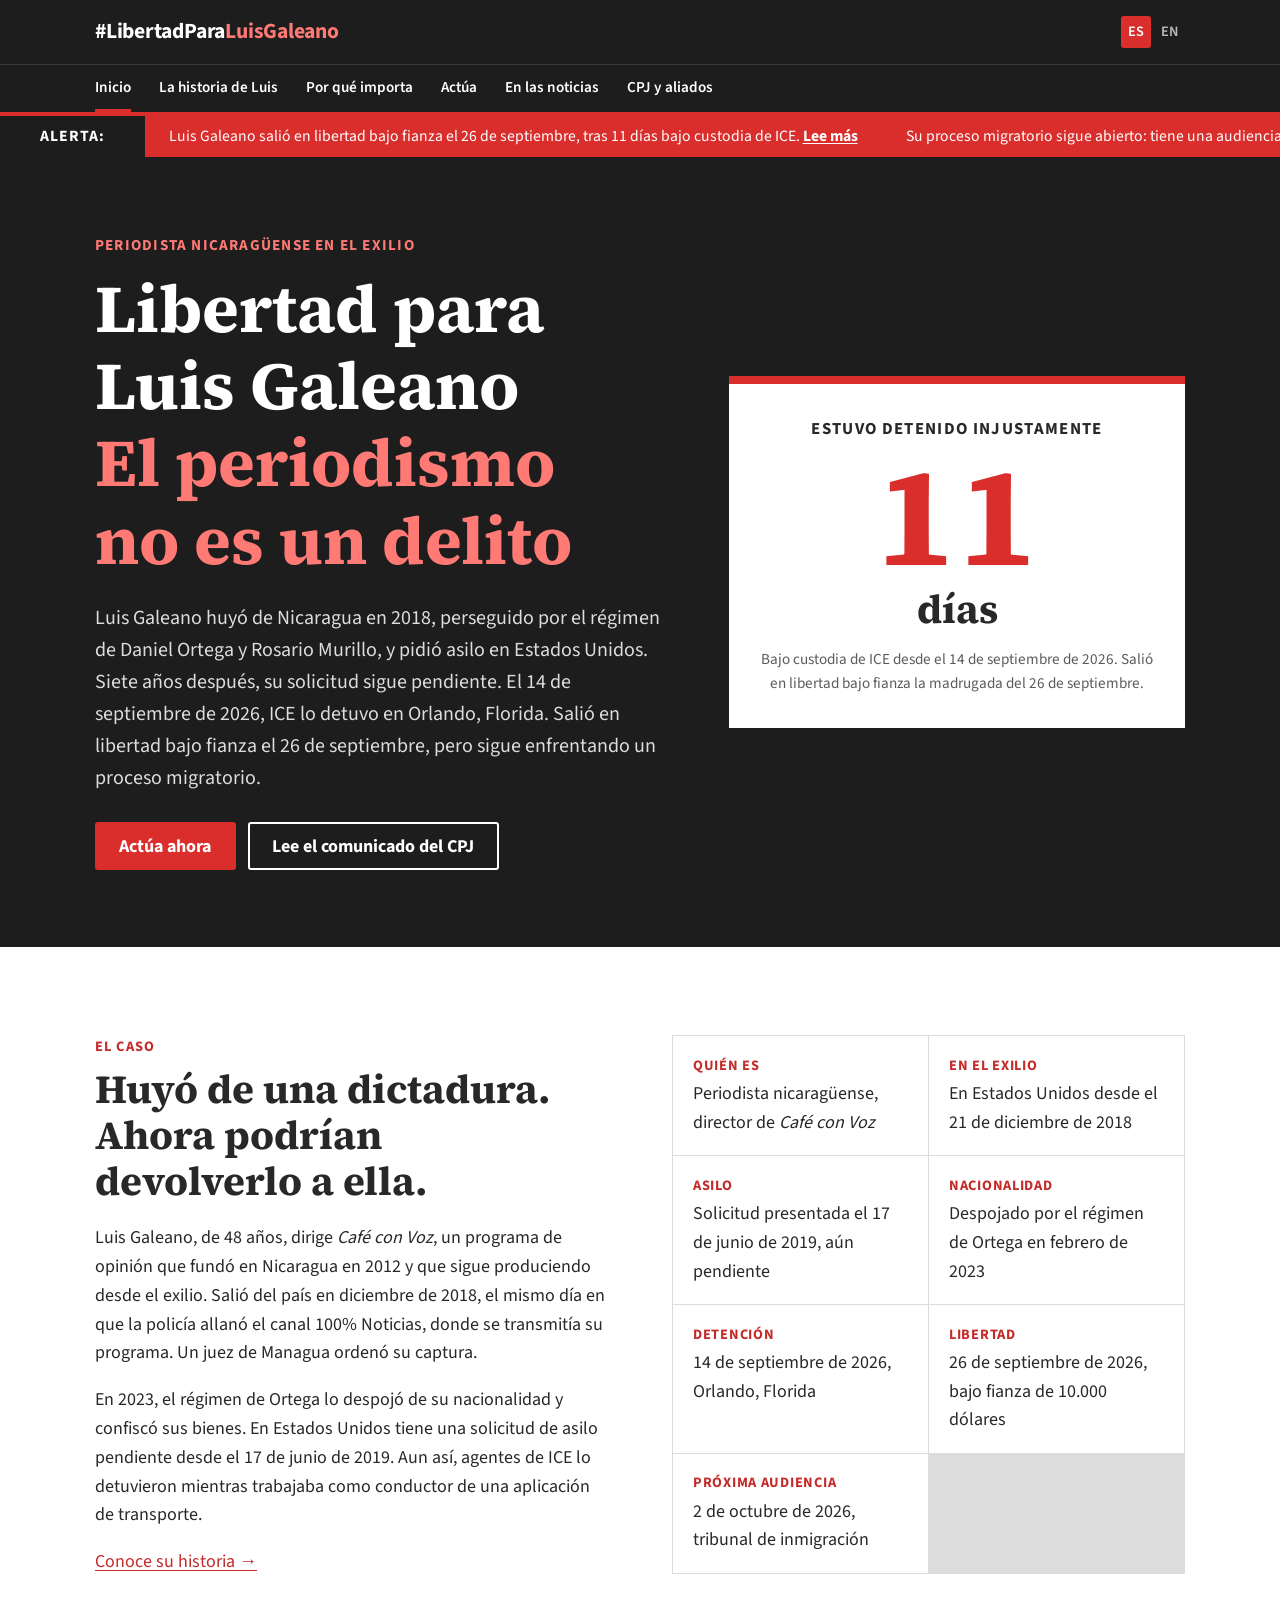
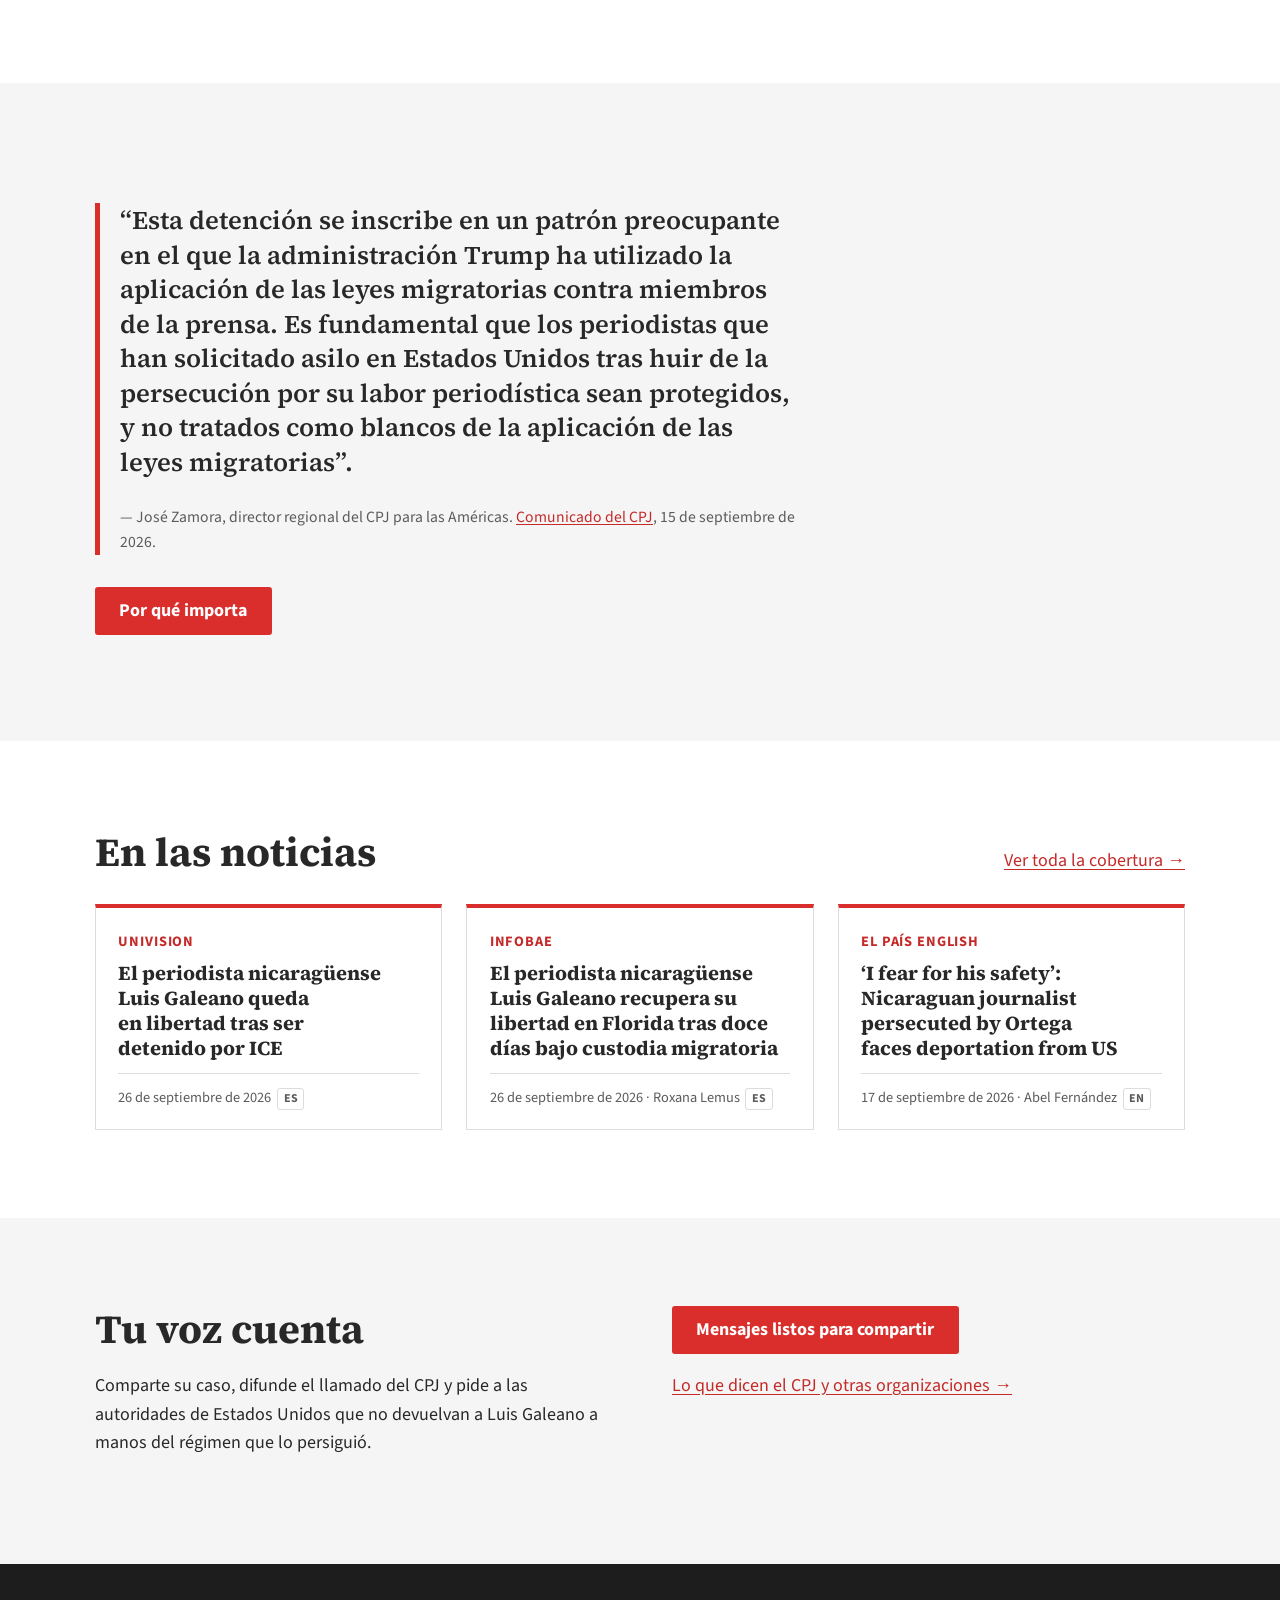
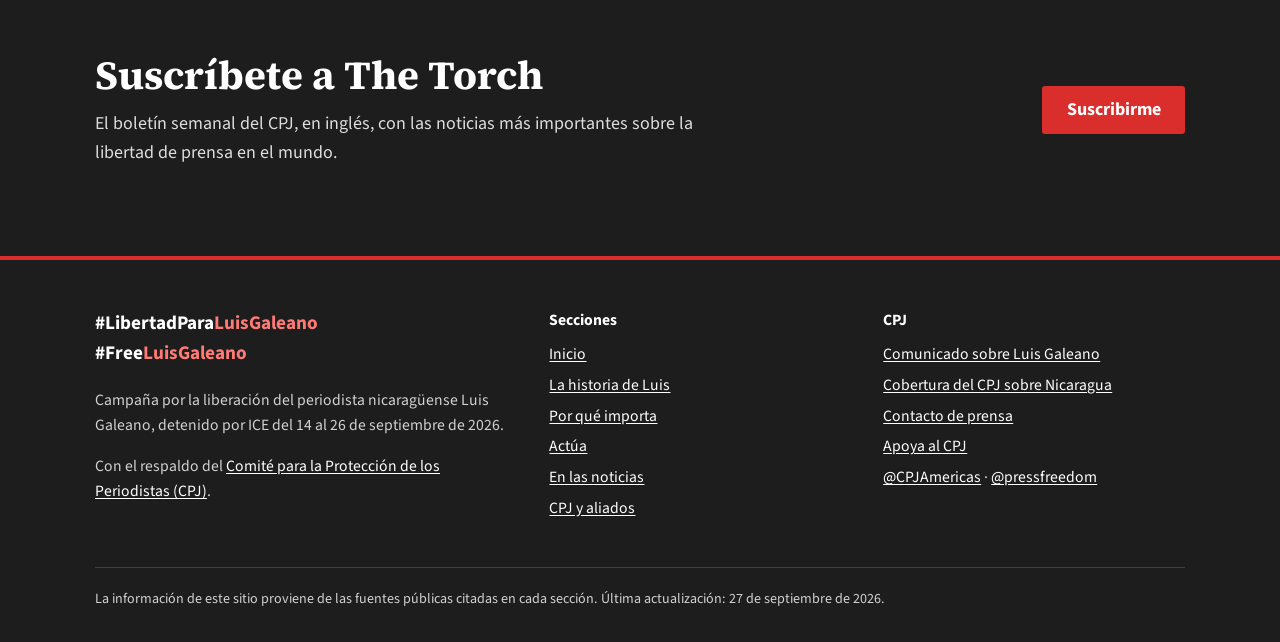
<file: index.html>
<!doctype html>
<html lang="es">
<head>
<meta charset="utf-8">
<meta name="viewport" content="width=device-width, initial-scale=1">
<title>#LibertadParaLuisGaleano</title>
<meta name="description" content="Luis Galeano, periodista nicaragüense exiliado y perseguido por el régimen de Ortega, estuvo detenido por ICE del 14 al 26 de septiembre de 2026. Salió bajo fianza; su proceso migratorio sigue abierto.">
<link rel="canonical" href="https://libertadparaluisgaleano.com/">
<link rel="alternate" hreflang="es" href="https://libertadparaluisgaleano.com/">
<link rel="alternate" hreflang="en" href="https://libertadparaluisgaleano.com/english/">
<link rel="alternate" hreflang="x-default" href="https://libertadparaluisgaleano.com/">
<meta property="og:type" content="website">
<meta property="og:site_name" content="#LibertadParaLuisGaleano">
<meta property="og:title" content="#LibertadParaLuisGaleano">
<meta property="og:description" content="Luis Galeano, periodista nicaragüense exiliado y perseguido por el régimen de Ortega, estuvo detenido por ICE del 14 al 26 de septiembre de 2026. Salió bajo fianza; su proceso migratorio sigue abierto.">
<meta property="og:url" content="https://libertadparaluisgaleano.com/">
<meta property="og:image" content="https://libertadparaluisgaleano.com/assets/img/compartir-es.png?v=2">
<meta property="og:image:width" content="1200">
<meta property="og:image:height" content="630">
<meta property="og:locale" content="es_ES">
<meta name="twitter:card" content="summary_large_image">
<meta name="theme-color" content="#1d1d1d">
<link rel="icon" href="assets/img/favicon.svg" type="image/svg+xml">
<link rel="preload" as="font" type="font/woff2" href="assets/fonts/source-sans-3-400-latin.woff2" crossorigin>
<link rel="preload" as="font" type="font/woff2" href="assets/fonts/source-serif-4-700-latin.woff2" crossorigin>
<link rel="stylesheet" href="assets/css/style.css">
<script src="assets/js/site.js" defer></script>
</head>
<body>

<a class="salto" href="#contenido">Saltar al contenido</a>

<header class="cabecera">
  <div class="contenedor cabecera__barra">
    <a class="cabecera__logo" href="./">#LibertadPara<span>LuisGaleano</span></a>
    <div class="cabecera__acciones">
      <nav class="idioma" aria-label="Idioma">
        <a href="./" lang="es" hreflang="es" title="Español" aria-current="page">ES</a>
        <a href="english/" lang="en" hreflang="en" title="English">EN</a>
      </nav>
      <button class="cabecera__menu" type="button" data-menu-boton aria-expanded="false" aria-controls="nav-panel"
              aria-label="Abrir menú" data-abrir="Abrir menú" data-cerrar="Cerrar menú">
        <span></span><span></span>
      </button>
    </div>
  </div>
  <nav class="nav-panel" id="nav-panel" data-menu-panel data-abierto="false" aria-label="Navegación principal">
    <ul class="contenedor">
      <li><a href="./" aria-current="page">Inicio</a></li>
      <li><a href="historia/">La historia de Luis</a></li>
      <li><a href="por-que-importa/">Por qué importa</a></li>
      <li><a href="actua/">Actúa</a></li>
      <li><a href="noticias/">En las noticias</a></li>
      <li><a href="cpj-y-aliados/">CPJ y aliados</a></li>
    </ul>
  </nav>
</header>

<aside class="alerta" aria-label="Alerta">
  <p class="alerta__etiqueta">Alerta:</p>
  <div class="alerta__ventana" data-alerta>
    <ul class="alerta__pista">
      <li>Luis Galeano salió en libertad bajo fianza el 26 de septiembre, tras 11 días bajo custodia de ICE. <a href="https://www.infobae.com/nicaragua/2026/09/26/el-periodista-nicaraguense-luis-galeano-recupera-su-libertad-en-florida-tras-doce-dias-bajo-custodia-migratoria/" target="_blank" rel="noopener">Lee más</a></li>
      <li>Su proceso migratorio sigue abierto: tiene una audiencia programada para el 2 de octubre.</li>
      <li>El CPJ y 14 organizaciones aliadas piden su liberación. <a href="https://cpj.org/es/2026/09/cpj-y-organizaciones-aliadas-piden-la-liberacion-del-periodista-nicaraguense-luis-galeano-detenido-por-ice/" target="_blank" rel="noopener">Lee el comunicado</a></li>
      <li>La SIP pide a EE. UU. no deportarlo. <a href="https://www.sipiapa.org/la-sip-reclama-proteccion-el-periodista-nicaraguense-luis-galeano-detenido-ice-n1301635" target="_blank" rel="noopener">Lee más</a></li>
    </ul>
  </div>
</aside>

<main id="contenido">

  <!-- 1 · Portada y contador -->
  <section class="heroe">
    <div class="contenedor heroe__rejilla">
      <div>
        <p class="heroe__antetitulo">Periodista nicaragüense en el exilio</p>
        <h1>Libertad para Luis Galeano <span>El periodismo no es un delito</span></h1>
        <p class="heroe__bajada">Luis Galeano huyó de Nicaragua en 2018, perseguido por el régimen de Daniel Ortega y Rosario Murillo, y pidió asilo en Estados Unidos. Siete años después, su solicitud sigue pendiente. El 14 de septiembre de 2026, ICE lo detuvo en Orlando, Florida. Salió en libertad bajo fianza el 26 de septiembre, pero sigue enfrentando un proceso migratorio.</p>
        <div class="heroe__acciones">
          <a class="boton" href="actua/">Actúa ahora</a>
          <a class="boton boton--contorno" href="https://cpj.org/es/2026/09/el-cpj-pide-a-ice-que-libere-al-periodista-nicaraguense-exiliado-luis-galeano/" target="_blank" rel="noopener">Lee el comunicado del CPJ</a>
        </div>
      </div>
      <div class="contador">
        <p class="contador__rotulo">Estuvo detenido injustamente</p>
        <p class="visualmente-oculto">Días de detención:</p>
        <span class="dias-numero">11</span>
        <span class="contador__unidad" data-unidad="día|días">días</span>
        <p class="contador__nota">Bajo custodia de ICE desde el 14 de septiembre de 2026. Salió en libertad bajo fianza la madrugada del 26 de septiembre.</p>
      </div>
    </div>
  </section>

  <!-- 2 · El caso en breve -->
  <section class="seccion">
    <div class="contenedor dos-columnas">
      <div class="prosa">
        <p class="volanta">El caso</p>
        <h2>Huyó de una dictadura. Ahora podrían devolverlo a ella.</h2>
        <p>Luis Galeano, de 48 años, dirige <em>Café con Voz</em>, un programa de opinión que fundó en Nicaragua en 2012 y que sigue produciendo desde el exilio. Salió del país en diciembre de 2018, el mismo día en que la policía allanó el canal 100% Noticias, donde se transmitía su programa. Un juez de Managua ordenó su captura.</p>
        <p>En 2023, el régimen de Ortega lo despojó de su nacionalidad y confiscó sus bienes. En Estados Unidos tiene una solicitud de asilo pendiente desde el 17 de junio de 2019. Aun así, agentes de ICE lo detuvieron mientras trabajaba como conductor de una aplicación de transporte.</p>
        <p><a href="historia/">Conoce su historia →</a></p>
      </div>
      <dl class="datos">
        <div><dt>Quién es</dt><dd>Periodista nicaragüense, director de <em>Café con Voz</em></dd></div>
        <div><dt>En el exilio</dt><dd>En Estados Unidos desde el 21 de diciembre de 2018</dd></div>
        <div><dt>Asilo</dt><dd>Solicitud presentada el 17 de junio de 2019, aún pendiente</dd></div>
        <div><dt>Nacionalidad</dt><dd>Despojado por el régimen de Ortega en febrero de 2023</dd></div>
        <div><dt>Detención</dt><dd>14 de septiembre de 2026, Orlando, Florida</dd></div>
        <div><dt>Libertad</dt><dd>26 de septiembre de 2026, bajo fianza de 10.000 dólares</dd></div>
        <div><dt>Próxima audiencia</dt><dd>2 de octubre de 2026, tribunal de inmigración</dd></div>
      </dl>
    </div>
  </section>

  <!-- 3 · Cita del CPJ -->
  <section class="seccion seccion--gris">
    <div class="contenedor">
      <div class="prosa">
        <blockquote class="cita">
          <p>“Esta detención se inscribe en un patrón preocupante en el que la administración Trump ha utilizado la aplicación de las leyes migratorias contra miembros de la prensa. Es fundamental que los periodistas que han solicitado asilo en Estados Unidos tras huir de la persecución por su labor periodística sean protegidos, y no tratados como blancos de la aplicación de las leyes migratorias”.</p>
          <footer>— José Zamora, director regional del CPJ para las Américas. <a href="https://cpj.org/es/2026/09/el-cpj-pide-a-ice-que-libere-al-periodista-nicaraguense-exiliado-luis-galeano/" target="_blank" rel="noopener">Comunicado del CPJ</a>, 15 de septiembre de 2026.</footer>
        </blockquote>
        <p><a class="boton" href="por-que-importa/">Por qué importa</a></p>
      </div>
    </div>
  </section>

  <!-- 4 · Lo último en noticias -->
  <section class="seccion">
    <div class="contenedor">
      <div class="encabezado-seccion">
        <h2>En las noticias</h2>
        <a href="noticias/">Ver toda la cobertura →</a>
      </div>
      <ul class="tarjetas">
      <!-- noticias:inicio · generado por scripts/actualizar_noticias.py, no editar a mano -->
      <li class="tarjeta">
        <p class="tarjeta__medio">Univision</p>
        <h3 class="tarjeta__titulo"><a href="https://www.univision.com/noticias/inmigracion/periodista-nicaraguense-luis-galeano-queda-en-libertad-tras-ser-detenido-por-ice-en-florida" hreflang="es" target="_blank" rel="noopener">El periodista nicaragüense Luis Galeano queda en libertad tras ser detenido por ICE</a></h3>
        <p class="tarjeta__meta"><time datetime="2026-09-26">26 de septiembre de 2026</time><span class="tarjeta__idioma" title="Idioma">ES</span></p>
      </li>
      <li class="tarjeta">
        <p class="tarjeta__medio">Infobae</p>
        <h3 class="tarjeta__titulo"><a href="https://www.infobae.com/nicaragua/2026/09/26/el-periodista-nicaraguense-luis-galeano-recupera-su-libertad-en-florida-tras-doce-dias-bajo-custodia-migratoria/" hreflang="es" target="_blank" rel="noopener">El periodista nicaragüense Luis Galeano recupera su libertad en Florida tras doce días bajo custodia migratoria</a></h3>
        <p class="tarjeta__meta"><time datetime="2026-09-26">26 de septiembre de 2026</time> · Roxana Lemus<span class="tarjeta__idioma" title="Idioma">ES</span></p>
      </li>
      <li class="tarjeta">
        <p class="tarjeta__medio">EL PAÍS English</p>
        <h3 class="tarjeta__titulo"><a href="https://english.elpais.com/international/2026-09-17/i-fear-for-his-safety-nicaraguan-journalist-persecuted-by-ortega-faces-deportation-from-us.html" hreflang="en" target="_blank" rel="noopener">‘I fear for his safety’: Nicaraguan journalist persecuted by Ortega faces deportation from US</a></h3>
        <p class="tarjeta__meta"><time datetime="2026-09-17">17 de septiembre de 2026</time> · Abel Fernández<span class="tarjeta__idioma" title="Idioma">EN</span></p>
      </li>
      <!-- noticias:fin -->
      </ul>
    </div>
  </section>

  <!-- 5 · Llamado a la acción -->
  <section class="seccion seccion--gris">
    <div class="contenedor dos-columnas">
      <div class="prosa">
        <h2>Tu voz cuenta</h2>
        <p>Comparte su caso, difunde el llamado del CPJ y pide a las autoridades de Estados Unidos que no devuelvan a Luis Galeano a manos del régimen que lo persiguió.</p>
      </div>
      <div>
        <p><a class="boton" href="actua/">Mensajes listos para compartir</a></p>
        <p><a href="cpj-y-aliados/">Lo que dicen el CPJ y otras organizaciones →</a></p>
      </div>
    </div>
  </section>

  <!-- 6 · Boletín del CPJ -->
  <section class="seccion seccion--oscura">
    <div class="contenedor boletin">
      <div>
        <h2>Suscríbete a The Torch</h2>
        <p>El boletín semanal del CPJ, en inglés, con las noticias más importantes sobre la libertad de prensa en el mundo.</p>
      </div>
      <a class="boton" href="https://cpj.org/about/email-lists/" target="_blank" rel="noopener">Suscribirme</a>
    </div>
  </section>

</main>

<footer class="pie">
  <div class="contenedor">
    <div class="pie__rejilla">
      <div>
        <p class="pie__hashtags">#LibertadPara<span>LuisGaleano</span><br>#Free<span>LuisGaleano</span></p>
        <p>Campaña por la liberación del periodista nicaragüense Luis Galeano, detenido por ICE del 14 al 26 de septiembre de 2026.</p>
        <p>Con el respaldo del <a href="https://cpj.org/es/" target="_blank" rel="noopener">Comité para la Protección de los Periodistas (CPJ)</a>.</p>
      </div>
      <nav aria-label="Secciones">
        <p class="pie__titulo">Secciones</p>
        <ul>
          <li><a href="./">Inicio</a></li>
          <li><a href="historia/">La historia de Luis</a></li>
          <li><a href="por-que-importa/">Por qué importa</a></li>
          <li><a href="actua/">Actúa</a></li>
          <li><a href="noticias/">En las noticias</a></li>
          <li><a href="cpj-y-aliados/">CPJ y aliados</a></li>
        </ul>
      </nav>
      <div>
        <p class="pie__titulo">CPJ</p>
        <ul>
          <li><a href="https://cpj.org/es/2026/09/el-cpj-pide-a-ice-que-libere-al-periodista-nicaraguense-exiliado-luis-galeano/" target="_blank" rel="noopener">Comunicado sobre Luis Galeano</a></li>
          <li><a href="https://cpj.org/americas/nicaragua/" target="_blank" rel="noopener">Cobertura del CPJ sobre Nicaragua</a></li>
          <li><a href="https://cpj.org/press/" target="_blank" rel="noopener">Contacto de prensa</a></li>
          <li><a href="https://cpj.org/about/donate/" target="_blank" rel="noopener">Apoya al CPJ</a></li>
          <li><a href="https://x.com/CPJAmericas" target="_blank" rel="noopener">@CPJAmericas</a> · <a href="https://x.com/pressfreedom" target="_blank" rel="noopener">@pressfreedom</a></li>
        </ul>
      </div>
    </div>
    <p class="pie__legal">La información de este sitio proviene de las fuentes públicas citadas en cada sección. Última actualización: 27 de septiembre de 2026.</p>
  </div>
</footer>

</body>
</html>
</file>
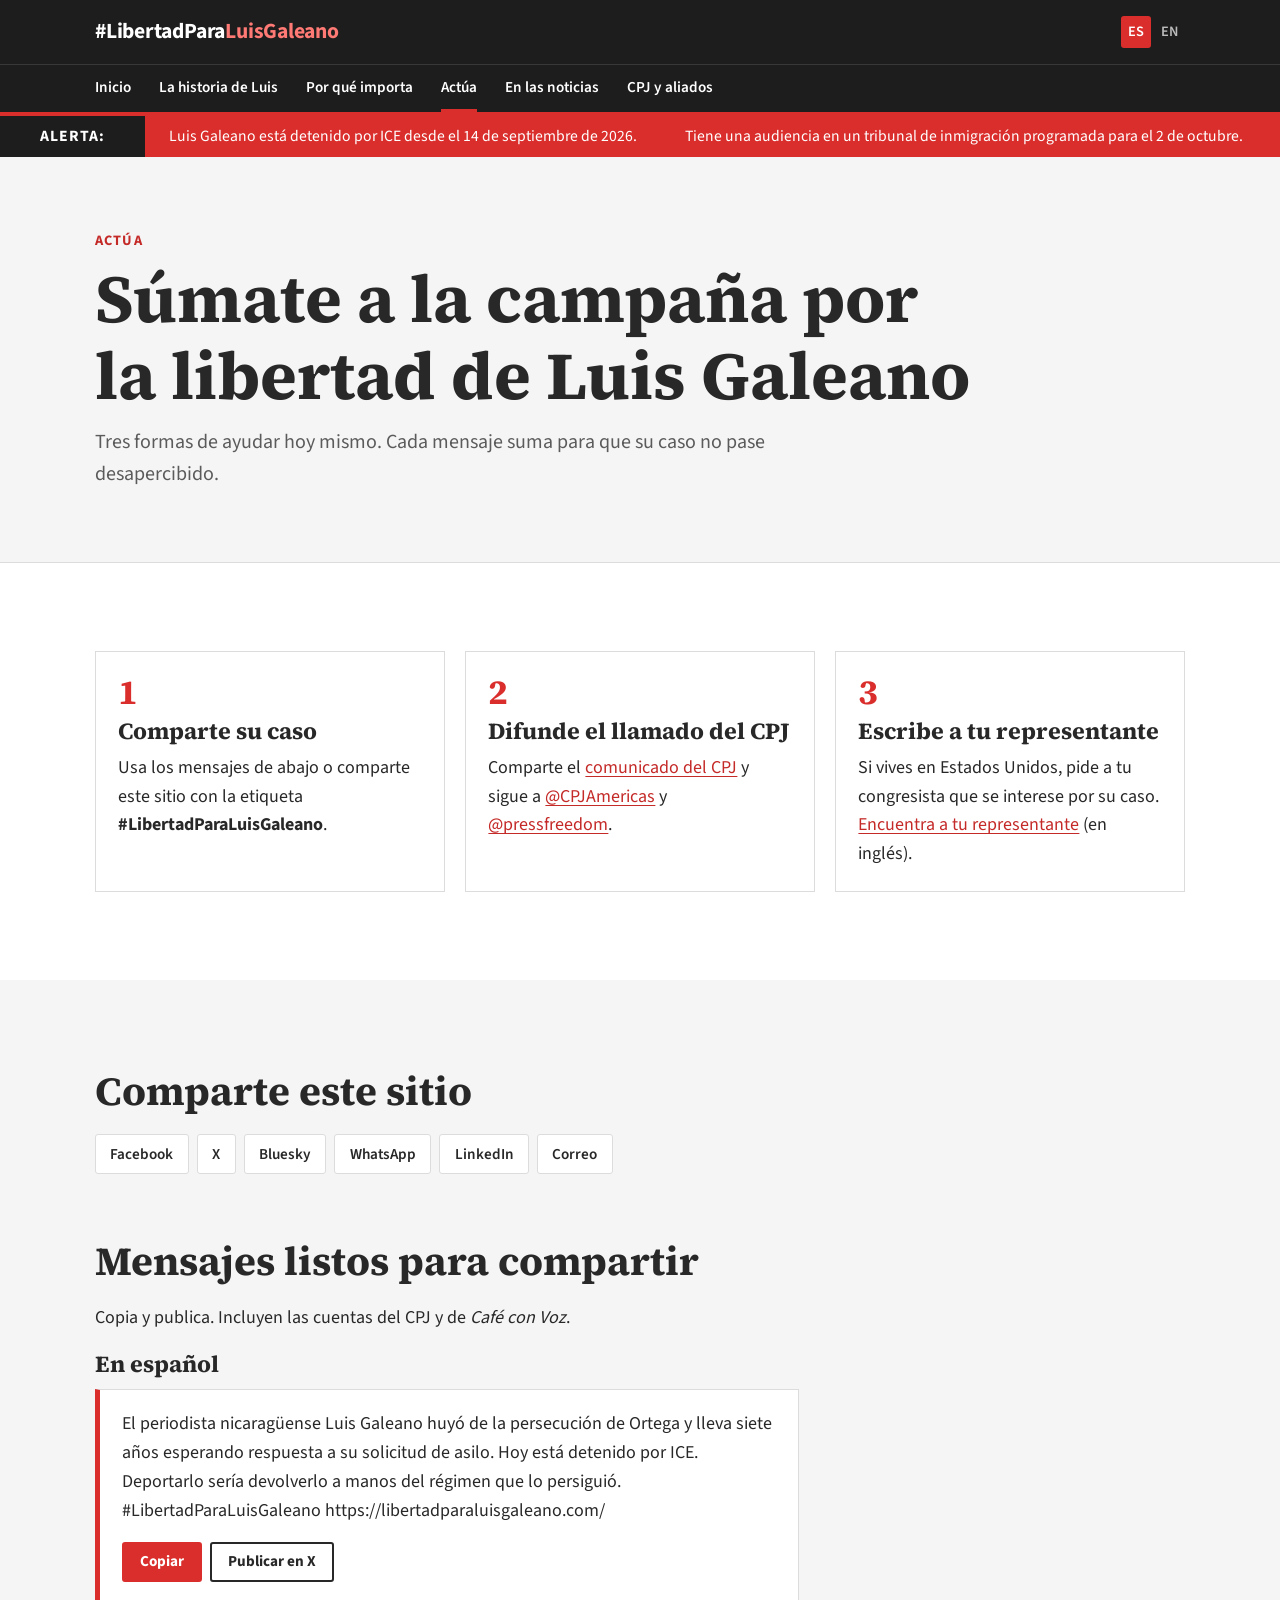
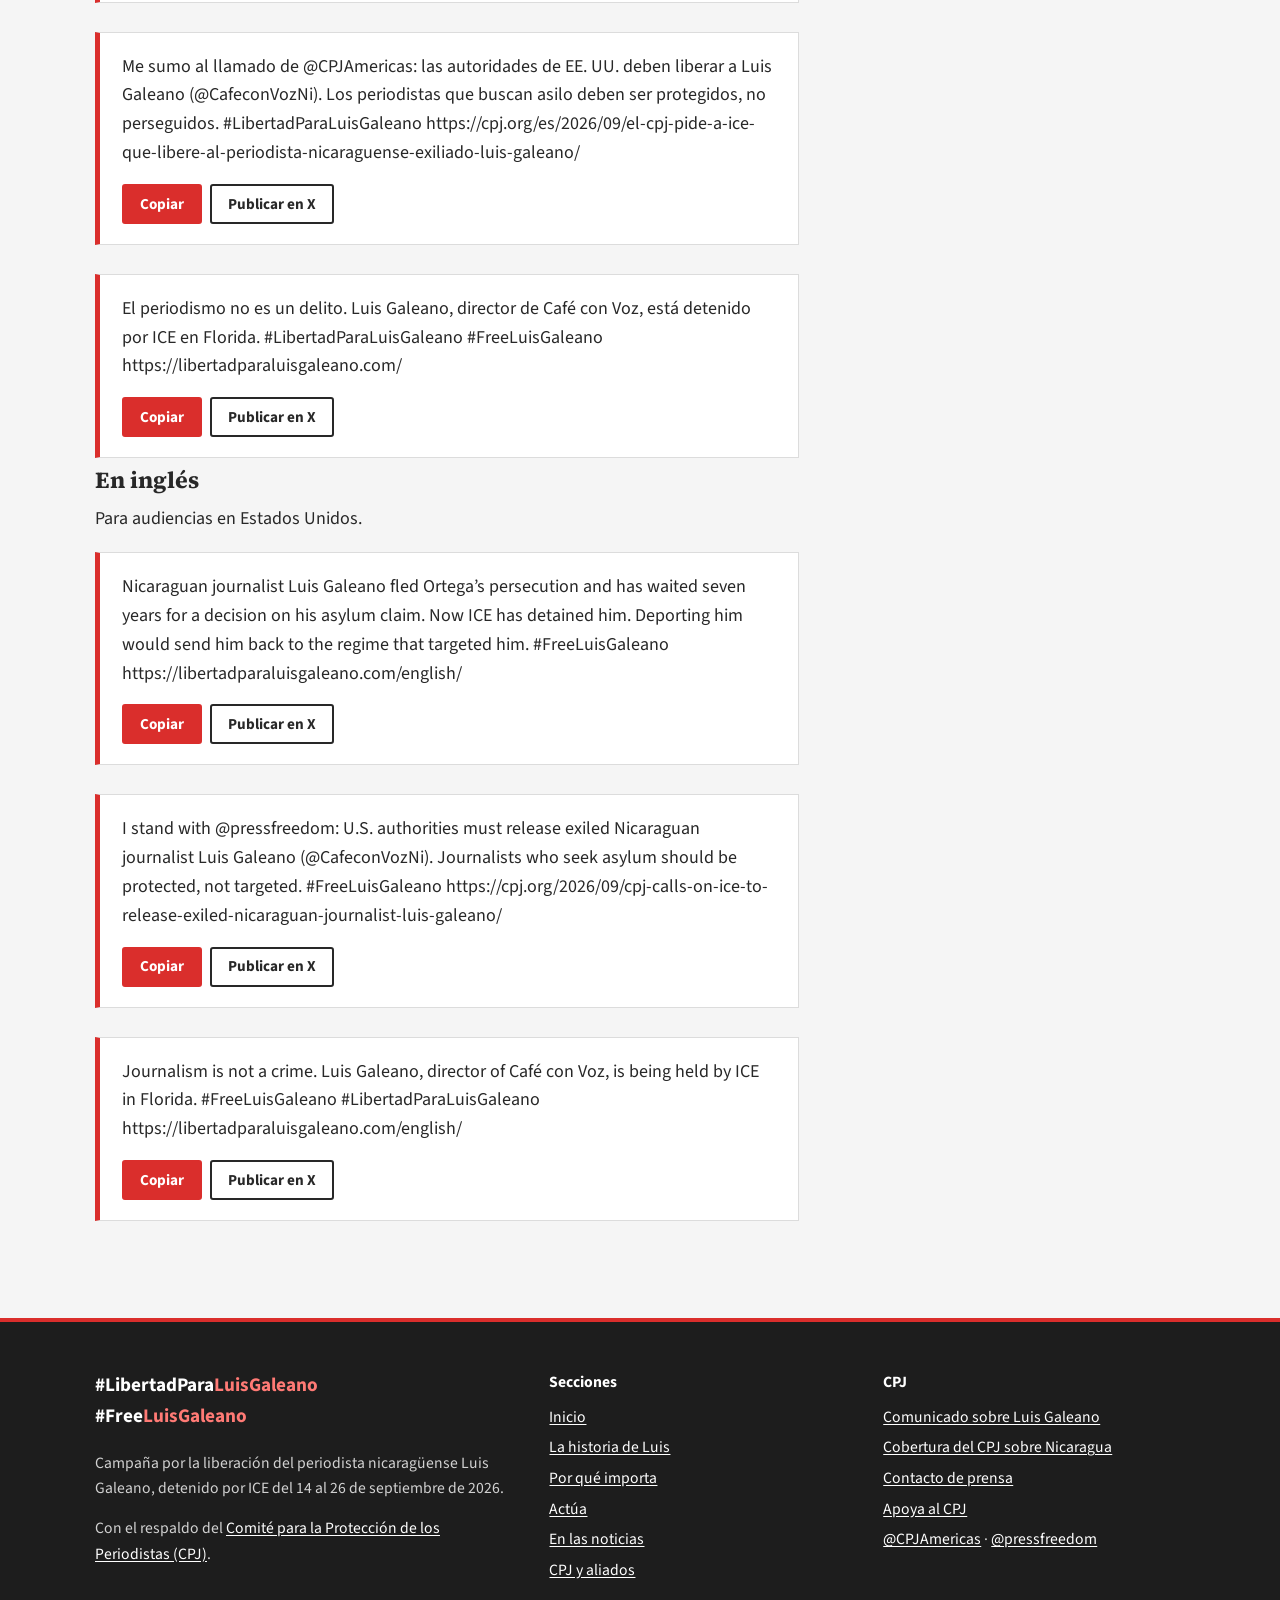
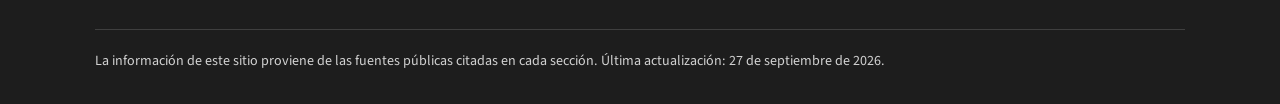
<file: actua/index.html>
<!doctype html>
<html lang="es">
<head>
<meta charset="utf-8">
<meta name="viewport" content="width=device-width, initial-scale=1">
<title>Actúa — #LibertadParaLuisGaleano</title>
<meta name="description" content="Cómo ayudar a Luis Galeano: mensajes listos para compartir, el llamado del CPJ y cómo contactar a tu representante.">
<link rel="canonical" href="https://libertadparaluisgaleano.com/actua/">
<link rel="alternate" hreflang="es" href="https://libertadparaluisgaleano.com/actua/">
<link rel="alternate" hreflang="en" href="https://libertadparaluisgaleano.com/english/take-action/">
<link rel="alternate" hreflang="x-default" href="https://libertadparaluisgaleano.com/actua/">
<meta property="og:type" content="website">
<meta property="og:site_name" content="#LibertadParaLuisGaleano">
<meta property="og:title" content="Actúa — #LibertadParaLuisGaleano">
<meta property="og:description" content="Cómo ayudar a Luis Galeano: mensajes listos para compartir, el llamado del CPJ y cómo contactar a tu representante.">
<meta property="og:url" content="https://libertadparaluisgaleano.com/actua/">
<meta property="og:image" content="https://libertadparaluisgaleano.com/assets/img/compartir-es.png?v=2">
<meta property="og:image:width" content="1200">
<meta property="og:image:height" content="630">
<meta property="og:locale" content="es_ES">
<meta name="twitter:card" content="summary_large_image">
<meta name="theme-color" content="#1d1d1d">
<link rel="icon" href="../assets/img/favicon.svg" type="image/svg+xml">
<link rel="preload" as="font" type="font/woff2" href="../assets/fonts/source-sans-3-400-latin.woff2" crossorigin>
<link rel="preload" as="font" type="font/woff2" href="../assets/fonts/source-serif-4-700-latin.woff2" crossorigin>
<link rel="stylesheet" href="../assets/css/style.css">
<script src="../assets/js/site.js" defer></script>
</head>
<body>

<a class="salto" href="#contenido">Saltar al contenido</a>

<header class="cabecera">
  <div class="contenedor cabecera__barra">
    <a class="cabecera__logo" href="../">#LibertadPara<span>LuisGaleano</span></a>
    <div class="cabecera__acciones">
      <nav class="idioma" aria-label="Idioma">
        <a href="../actua/" lang="es" hreflang="es" title="Español" aria-current="page">ES</a>
        <a href="../english/take-action/" lang="en" hreflang="en" title="English">EN</a>
      </nav>
      <button class="cabecera__menu" type="button" data-menu-boton aria-expanded="false" aria-controls="nav-panel"
              aria-label="Abrir menú" data-abrir="Abrir menú" data-cerrar="Cerrar menú">
        <span></span><span></span>
      </button>
    </div>
  </div>
  <nav class="nav-panel" id="nav-panel" data-menu-panel data-abierto="false" aria-label="Navegación principal">
    <ul class="contenedor">
      <li><a href="../">Inicio</a></li>
      <li><a href="../historia/">La historia de Luis</a></li>
      <li><a href="../por-que-importa/">Por qué importa</a></li>
      <li><a href="../actua/" aria-current="page">Actúa</a></li>
      <li><a href="../noticias/">En las noticias</a></li>
      <li><a href="../cpj-y-aliados/">CPJ y aliados</a></li>
    </ul>
  </nav>
</header>

<aside class="alerta" aria-label="Alerta">
  <p class="alerta__etiqueta">Alerta:</p>
  <div class="alerta__ventana" data-alerta>
    <ul class="alerta__pista">
      <li>Luis Galeano está detenido por ICE desde el 14 de septiembre de 2026.</li>
      <li>Tiene una audiencia en un tribunal de inmigración programada para el 2 de octubre.</li>
      <li>El CPJ y 14 organizaciones aliadas piden su liberación. <a href="https://cpj.org/es/2026/09/cpj-y-organizaciones-aliadas-piden-la-liberacion-del-periodista-nicaraguense-luis-galeano-detenido-por-ice/" target="_blank" rel="noopener">Lee el comunicado</a></li>
      <li>La SIP pide a EE. UU. no deportarlo. <a href="https://www.sipiapa.org/la-sip-reclama-proteccion-el-periodista-nicaraguense-luis-galeano-detenido-ice-n1301635" target="_blank" rel="noopener">Lee más</a></li>
    </ul>
  </div>
</aside>

<main id="contenido">
  <header class="cabeza-pagina">
    <div class="contenedor">
      <p class="volanta">Actúa</p>
      <h1>Súmate a la campaña por la libertad de Luis Galeano</h1>
      <p>Tres formas de ayudar hoy mismo. Cada mensaje suma para que su caso no pase desapercibido.</p>
    </div>
  </header>

  <section class="seccion">
    <div class="contenedor">
      <ol class="pasos">
        <li>
          <h3>Comparte su caso</h3>
          <p>Usa los mensajes de abajo o comparte este sitio con la etiqueta <strong>#LibertadParaLuisGaleano</strong>.</p>
        </li>
        <li>
          <h3>Difunde el llamado del CPJ</h3>
          <p>Comparte el <a href="https://cpj.org/es/2026/09/el-cpj-pide-a-ice-que-libere-al-periodista-nicaraguense-exiliado-luis-galeano/" target="_blank" rel="noopener">comunicado del CPJ</a> y sigue a <a href="https://x.com/CPJAmericas" target="_blank" rel="noopener">@CPJAmericas</a> y <a href="https://x.com/pressfreedom" target="_blank" rel="noopener">@pressfreedom</a>.</p>
        </li>
        <li>
          <h3>Escribe a tu representante</h3>
          <p>Si vives en Estados Unidos, pide a tu congresista que se interese por su caso. <a href="https://www.house.gov/representatives/find-your-representative" target="_blank" rel="noopener">Encuentra a tu representante</a> (en inglés).</p>
        </li>
      </ol>
    </div>
  </section>

  <section class="seccion seccion--gris">
    <div class="contenedor">
      <div class="prosa">
        <h2>Comparte este sitio</h2>
        <ul class="compartir">
          <li><a href="https://www.facebook.com/sharer/sharer.php?u=https%3A%2F%2Flibertadparaluisgaleano.com%2F" target="_blank" rel="noopener">Facebook</a></li>
          <li><a href="https://x.com/intent/post?text=Libertad%20para%20Luis%20Galeano%2C%20periodista%20nicarag%C3%BCense%20detenido%20por%20ICE.%20%23LibertadParaLuisGaleano&amp;url=https%3A%2F%2Flibertadparaluisgaleano.com%2F" target="_blank" rel="noopener">X</a></li>
          <li><a href="https://bsky.app/intent/compose?text=Libertad%20para%20Luis%20Galeano%2C%20periodista%20nicarag%C3%BCense%20detenido%20por%20ICE.%20%23LibertadParaLuisGaleano%20https%3A%2F%2Flibertadparaluisgaleano.com%2F" target="_blank" rel="noopener">Bluesky</a></li>
          <li><a href="https://api.whatsapp.com/send?text=Libertad%20para%20Luis%20Galeano%2C%20periodista%20nicarag%C3%BCense%20detenido%20por%20ICE.%20%23LibertadParaLuisGaleano%20https%3A%2F%2Flibertadparaluisgaleano.com%2F" target="_blank" rel="noopener">WhatsApp</a></li>
          <li><a href="https://www.linkedin.com/sharing/share-offsite/?url=https%3A%2F%2Flibertadparaluisgaleano.com%2F" target="_blank" rel="noopener">LinkedIn</a></li>
          <li><a href="mailto:?subject=Libertad%20para%20Luis%20Galeano&amp;body=Libertad%20para%20Luis%20Galeano%2C%20periodista%20nicarag%C3%BCense%20detenido%20por%20ICE.%20%23LibertadParaLuisGaleano%20https%3A%2F%2Flibertadparaluisgaleano.com%2F">Correo</a></li>
        </ul>

        <h2>Mensajes listos para compartir</h2>
        <p>Copia y publica. Incluyen las cuentas del CPJ y de <em>Café con Voz</em>.</p>
        <h3>En español</h3>
        <ul class="mensajes">
          <li class="mensaje" lang="es">
            <p class="mensaje__texto" id="mensaje-es-1">El periodista nicaragüense Luis Galeano huyó de la persecución de Ortega y lleva siete años esperando respuesta a su solicitud de asilo. Hoy está detenido por ICE. Deportarlo sería devolverlo a manos del régimen que lo persiguió. #LibertadParaLuisGaleano https://libertadparaluisgaleano.com/</p>
            <div class="mensaje__acciones">
              <button class="boton boton--chico" type="button" data-copiar="mensaje-es-1" data-copiado="Copiado. Pégalo en tu red social." data-error="No se pudo copiar. Selecciona el texto y cópialo a mano." hidden>Copiar</button>
              <a class="boton boton--chico boton--contorno" href="https://x.com/intent/post?text=El%20periodista%20nicarag%C3%BCense%20Luis%20Galeano%20huy%C3%B3%20de%20la%20persecuci%C3%B3n%20de%20Ortega%20y%20lleva%20siete%20a%C3%B1os%20esperando%20respuesta%20a%20su%20solicitud%20de%20asilo.%20Hoy%20est%C3%A1%20detenido%20por%20ICE.%20Deportarlo%20ser%C3%ADa%20devolverlo%20a%20manos%20del%20r%C3%A9gimen%20que%20lo%20persigui%C3%B3.%20%23LibertadParaLuisGaleano%20https%3A//libertadparaluisgaleano.com/" target="_blank" rel="noopener">Publicar en X</a>
              <span class="mensaje__estado" role="status"></span>
            </div>
          </li>
          <li class="mensaje" lang="es">
            <p class="mensaje__texto" id="mensaje-es-2">Me sumo al llamado de @CPJAmericas: las autoridades de EE. UU. deben liberar a Luis Galeano (@CafeconVozNi). Los periodistas que buscan asilo deben ser protegidos, no perseguidos. #LibertadParaLuisGaleano https://cpj.org/es/2026/09/el-cpj-pide-a-ice-que-libere-al-periodista-nicaraguense-exiliado-luis-galeano/</p>
            <div class="mensaje__acciones">
              <button class="boton boton--chico" type="button" data-copiar="mensaje-es-2" data-copiado="Copiado. Pégalo en tu red social." data-error="No se pudo copiar. Selecciona el texto y cópialo a mano." hidden>Copiar</button>
              <a class="boton boton--chico boton--contorno" href="https://x.com/intent/post?text=Me%20sumo%20al%20llamado%20de%20%40CPJAmericas%3A%20las%20autoridades%20de%20EE.%20UU.%20deben%20liberar%20a%20Luis%20Galeano%20%28%40CafeconVozNi%29.%20Los%20periodistas%20que%20buscan%20asilo%20deben%20ser%20protegidos%2C%20no%20perseguidos.%20%23LibertadParaLuisGaleano%20https%3A//cpj.org/es/2026/09/el-cpj-pide-a-ice-que-libere-al-periodista-nicaraguense-exiliado-luis-galeano/" target="_blank" rel="noopener">Publicar en X</a>
              <span class="mensaje__estado" role="status"></span>
            </div>
          </li>
          <li class="mensaje" lang="es">
            <p class="mensaje__texto" id="mensaje-es-3">El periodismo no es un delito. Luis Galeano, director de Café con Voz, está detenido por ICE en Florida. #LibertadParaLuisGaleano #FreeLuisGaleano https://libertadparaluisgaleano.com/</p>
            <div class="mensaje__acciones">
              <button class="boton boton--chico" type="button" data-copiar="mensaje-es-3" data-copiado="Copiado. Pégalo en tu red social." data-error="No se pudo copiar. Selecciona el texto y cópialo a mano." hidden>Copiar</button>
              <a class="boton boton--chico boton--contorno" href="https://x.com/intent/post?text=El%20periodismo%20no%20es%20un%20delito.%20Luis%20Galeano%2C%20director%20de%20Caf%C3%A9%20con%20Voz%2C%20est%C3%A1%20detenido%20por%20ICE%20en%20Florida.%20%23LibertadParaLuisGaleano%20%23FreeLuisGaleano%20https%3A//libertadparaluisgaleano.com/" target="_blank" rel="noopener">Publicar en X</a>
              <span class="mensaje__estado" role="status"></span>
            </div>
          </li>
        </ul>
        <h3>En inglés</h3>
        <p>Para audiencias en Estados Unidos.</p>
        <ul class="mensajes">
          <li class="mensaje" lang="en">
            <p class="mensaje__texto" id="mensaje-en-1">Nicaraguan journalist Luis Galeano fled Ortega’s persecution and has waited seven years for a decision on his asylum claim. Now ICE has detained him. Deporting him would send him back to the regime that targeted him. #FreeLuisGaleano https://libertadparaluisgaleano.com/english/</p>
            <div class="mensaje__acciones">
              <button class="boton boton--chico" type="button" data-copiar="mensaje-en-1" data-copiado="Copiado. Pégalo en tu red social." data-error="No se pudo copiar. Selecciona el texto y cópialo a mano." hidden>Copiar</button>
              <a class="boton boton--chico boton--contorno" href="https://x.com/intent/post?text=Nicaraguan%20journalist%20Luis%20Galeano%20fled%20Ortega%E2%80%99s%20persecution%20and%20has%20waited%20seven%20years%20for%20a%20decision%20on%20his%20asylum%20claim.%20Now%20ICE%20has%20detained%20him.%20Deporting%20him%20would%20send%20him%20back%20to%20the%20regime%20that%20targeted%20him.%20%23FreeLuisGaleano%20https%3A//libertadparaluisgaleano.com/english/" target="_blank" rel="noopener">Publicar en X</a>
              <span class="mensaje__estado" role="status"></span>
            </div>
          </li>
          <li class="mensaje" lang="en">
            <p class="mensaje__texto" id="mensaje-en-2">I stand with @pressfreedom: U.S. authorities must release exiled Nicaraguan journalist Luis Galeano (@CafeconVozNi). Journalists who seek asylum should be protected, not targeted. #FreeLuisGaleano https://cpj.org/2026/09/cpj-calls-on-ice-to-release-exiled-nicaraguan-journalist-luis-galeano/</p>
            <div class="mensaje__acciones">
              <button class="boton boton--chico" type="button" data-copiar="mensaje-en-2" data-copiado="Copiado. Pégalo en tu red social." data-error="No se pudo copiar. Selecciona el texto y cópialo a mano." hidden>Copiar</button>
              <a class="boton boton--chico boton--contorno" href="https://x.com/intent/post?text=I%20stand%20with%20%40pressfreedom%3A%20U.S.%20authorities%20must%20release%20exiled%20Nicaraguan%20journalist%20Luis%20Galeano%20%28%40CafeconVozNi%29.%20Journalists%20who%20seek%20asylum%20should%20be%20protected%2C%20not%20targeted.%20%23FreeLuisGaleano%20https%3A//cpj.org/2026/09/cpj-calls-on-ice-to-release-exiled-nicaraguan-journalist-luis-galeano/" target="_blank" rel="noopener">Publicar en X</a>
              <span class="mensaje__estado" role="status"></span>
            </div>
          </li>
          <li class="mensaje" lang="en">
            <p class="mensaje__texto" id="mensaje-en-3">Journalism is not a crime. Luis Galeano, director of Café con Voz, is being held by ICE in Florida. #FreeLuisGaleano #LibertadParaLuisGaleano https://libertadparaluisgaleano.com/english/</p>
            <div class="mensaje__acciones">
              <button class="boton boton--chico" type="button" data-copiar="mensaje-en-3" data-copiado="Copiado. Pégalo en tu red social." data-error="No se pudo copiar. Selecciona el texto y cópialo a mano." hidden>Copiar</button>
              <a class="boton boton--chico boton--contorno" href="https://x.com/intent/post?text=Journalism%20is%20not%20a%20crime.%20Luis%20Galeano%2C%20director%20of%20Caf%C3%A9%20con%20Voz%2C%20is%20being%20held%20by%20ICE%20in%20Florida.%20%23FreeLuisGaleano%20%23LibertadParaLuisGaleano%20https%3A//libertadparaluisgaleano.com/english/" target="_blank" rel="noopener">Publicar en X</a>
              <span class="mensaje__estado" role="status"></span>
            </div>
          </li>
        </ul>
      </div>
    </div>
  </section>

</main>

<footer class="pie">
  <div class="contenedor">
    <div class="pie__rejilla">
      <div>
        <p class="pie__hashtags">#LibertadPara<span>LuisGaleano</span><br>#Free<span>LuisGaleano</span></p>
        <p>Campaña por la liberación del periodista nicaragüense Luis Galeano, detenido por ICE del 14 al 26 de septiembre de 2026.</p>
        <p>Con el respaldo del <a href="https://cpj.org/es/" target="_blank" rel="noopener">Comité para la Protección de los Periodistas (CPJ)</a>.</p>
      </div>
      <nav aria-label="Secciones">
        <p class="pie__titulo">Secciones</p>
        <ul>
          <li><a href="../">Inicio</a></li>
          <li><a href="../historia/">La historia de Luis</a></li>
          <li><a href="../por-que-importa/">Por qué importa</a></li>
          <li><a href="../actua/">Actúa</a></li>
          <li><a href="../noticias/">En las noticias</a></li>
          <li><a href="../cpj-y-aliados/">CPJ y aliados</a></li>
        </ul>
      </nav>
      <div>
        <p class="pie__titulo">CPJ</p>
        <ul>
          <li><a href="https://cpj.org/es/2026/09/el-cpj-pide-a-ice-que-libere-al-periodista-nicaraguense-exiliado-luis-galeano/" target="_blank" rel="noopener">Comunicado sobre Luis Galeano</a></li>
          <li><a href="https://cpj.org/americas/nicaragua/" target="_blank" rel="noopener">Cobertura del CPJ sobre Nicaragua</a></li>
          <li><a href="https://cpj.org/press/" target="_blank" rel="noopener">Contacto de prensa</a></li>
          <li><a href="https://cpj.org/about/donate/" target="_blank" rel="noopener">Apoya al CPJ</a></li>
          <li><a href="https://x.com/CPJAmericas" target="_blank" rel="noopener">@CPJAmericas</a> · <a href="https://x.com/pressfreedom" target="_blank" rel="noopener">@pressfreedom</a></li>
        </ul>
      </div>
    </div>
    <p class="pie__legal">La información de este sitio proviene de las fuentes públicas citadas en cada sección. Última actualización: 27 de septiembre de 2026.</p>
  </div>
</footer>

</body>
</html>
</file>
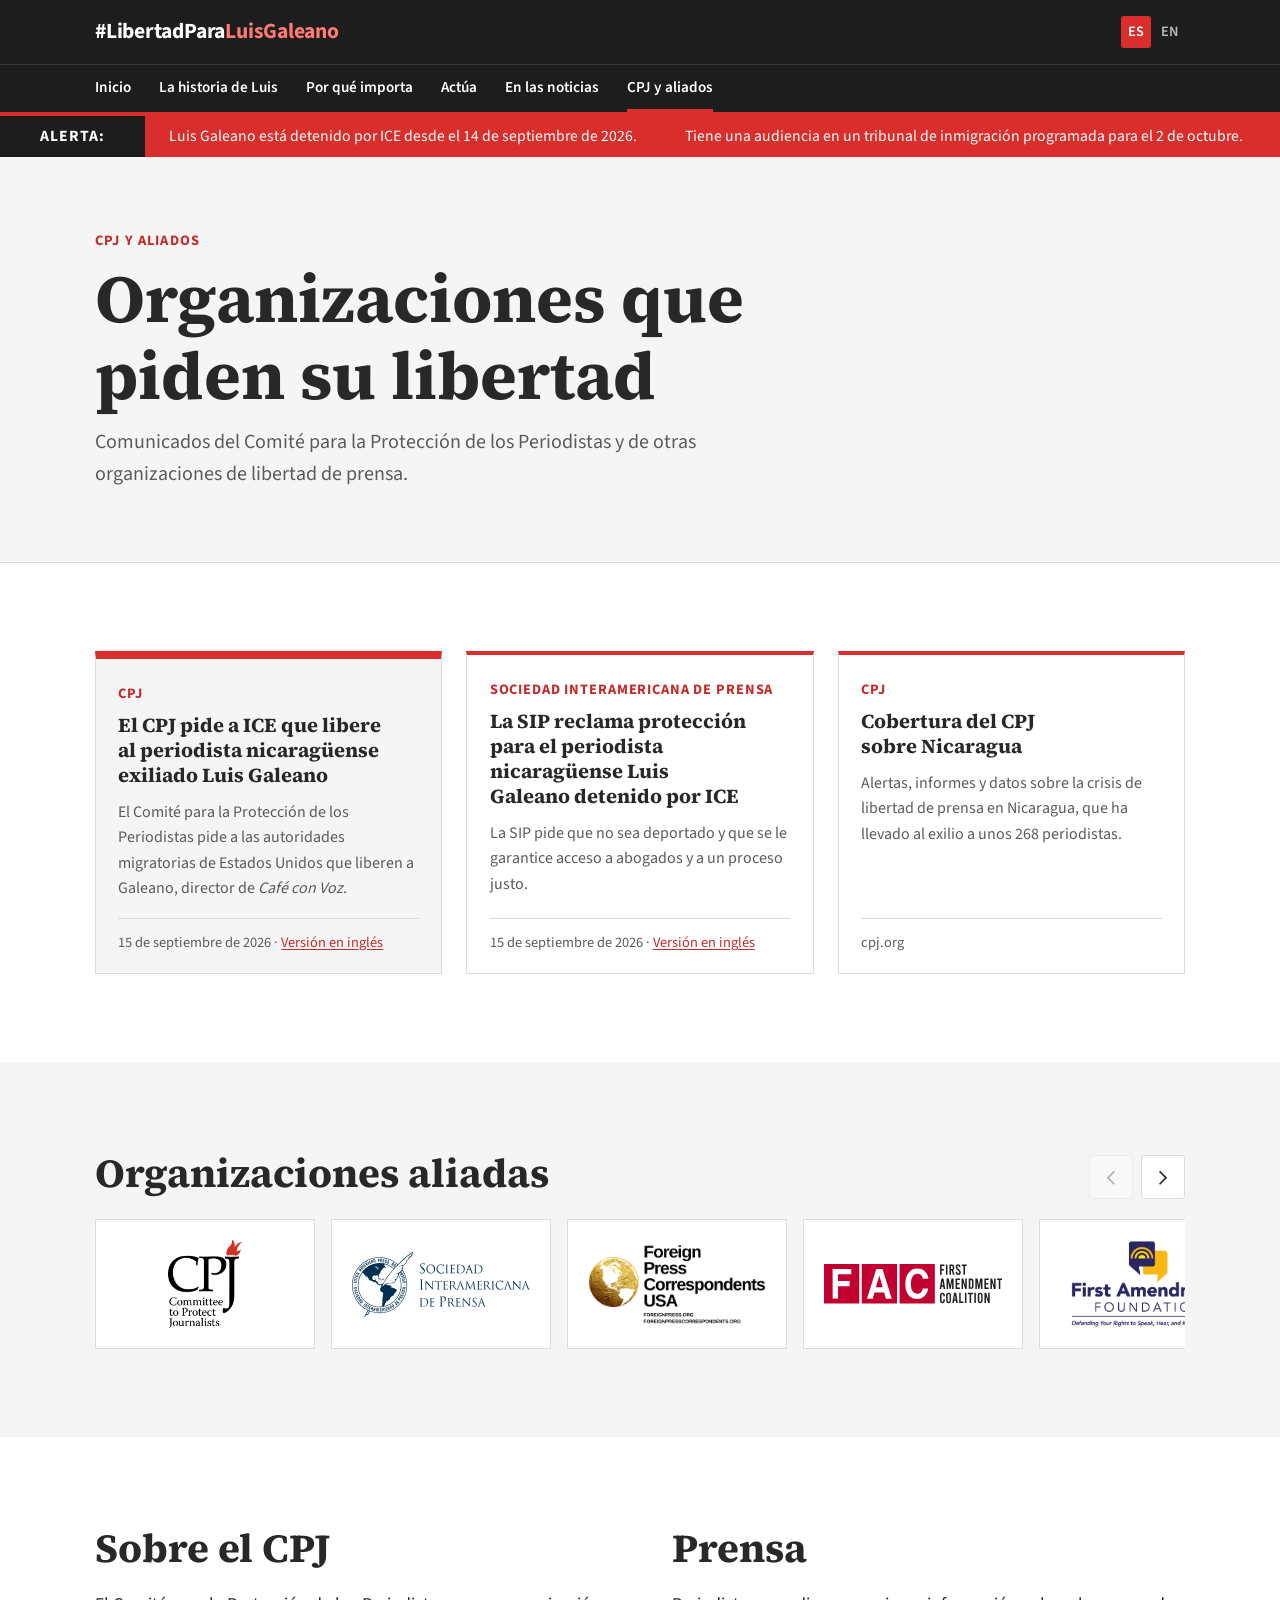
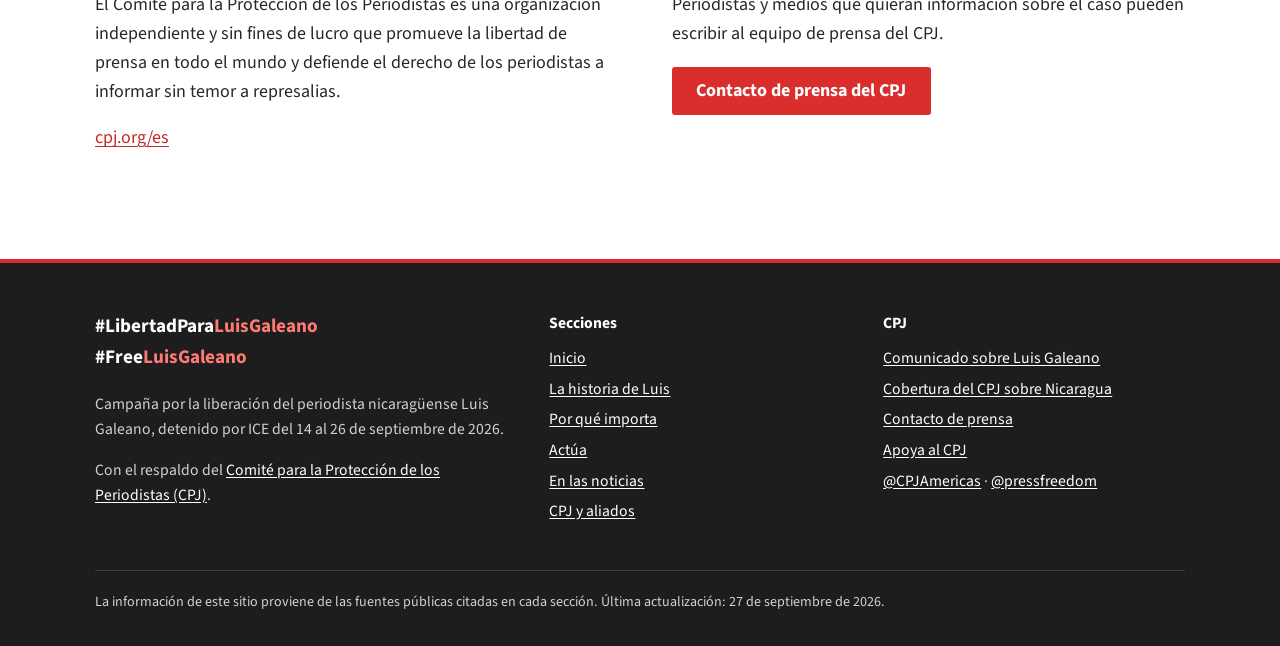
<file: cpj-y-aliados/index.html>
<!doctype html>
<html lang="es">
<head>
<meta charset="utf-8">
<meta name="viewport" content="width=device-width, initial-scale=1">
<title>CPJ y aliados — #LibertadParaLuisGaleano</title>
<meta name="description" content="Comunicados del CPJ, la SIP y otras organizaciones que piden la liberación de Luis Galeano.">
<link rel="canonical" href="https://libertadparaluisgaleano.com/cpj-y-aliados/">
<link rel="alternate" hreflang="es" href="https://libertadparaluisgaleano.com/cpj-y-aliados/">
<link rel="alternate" hreflang="en" href="https://libertadparaluisgaleano.com/english/cpj-and-partners/">
<link rel="alternate" hreflang="x-default" href="https://libertadparaluisgaleano.com/cpj-y-aliados/">
<meta property="og:type" content="website">
<meta property="og:site_name" content="#LibertadParaLuisGaleano">
<meta property="og:title" content="CPJ y aliados — #LibertadParaLuisGaleano">
<meta property="og:description" content="Comunicados del CPJ, la SIP y otras organizaciones que piden la liberación de Luis Galeano.">
<meta property="og:url" content="https://libertadparaluisgaleano.com/cpj-y-aliados/">
<meta property="og:image" content="https://libertadparaluisgaleano.com/assets/img/compartir-es.png?v=2">
<meta property="og:image:width" content="1200">
<meta property="og:image:height" content="630">
<meta property="og:locale" content="es_ES">
<meta name="twitter:card" content="summary_large_image">
<meta name="theme-color" content="#1d1d1d">
<link rel="icon" href="../assets/img/favicon.svg" type="image/svg+xml">
<link rel="preload" as="font" type="font/woff2" href="../assets/fonts/source-sans-3-400-latin.woff2" crossorigin>
<link rel="preload" as="font" type="font/woff2" href="../assets/fonts/source-serif-4-700-latin.woff2" crossorigin>
<link rel="stylesheet" href="../assets/css/style.css">
<script src="../assets/js/site.js" defer></script>
</head>
<body>

<a class="salto" href="#contenido">Saltar al contenido</a>

<header class="cabecera">
  <div class="contenedor cabecera__barra">
    <a class="cabecera__logo" href="../">#LibertadPara<span>LuisGaleano</span></a>
    <div class="cabecera__acciones">
      <nav class="idioma" aria-label="Idioma">
        <a href="../cpj-y-aliados/" lang="es" hreflang="es" title="Español" aria-current="page">ES</a>
        <a href="../english/cpj-and-partners/" lang="en" hreflang="en" title="English">EN</a>
      </nav>
      <button class="cabecera__menu" type="button" data-menu-boton aria-expanded="false" aria-controls="nav-panel"
              aria-label="Abrir menú" data-abrir="Abrir menú" data-cerrar="Cerrar menú">
        <span></span><span></span>
      </button>
    </div>
  </div>
  <nav class="nav-panel" id="nav-panel" data-menu-panel data-abierto="false" aria-label="Navegación principal">
    <ul class="contenedor">
      <li><a href="../">Inicio</a></li>
      <li><a href="../historia/">La historia de Luis</a></li>
      <li><a href="../por-que-importa/">Por qué importa</a></li>
      <li><a href="../actua/">Actúa</a></li>
      <li><a href="../noticias/">En las noticias</a></li>
      <li><a href="../cpj-y-aliados/" aria-current="page">CPJ y aliados</a></li>
    </ul>
  </nav>
</header>

<aside class="alerta" aria-label="Alerta">
  <p class="alerta__etiqueta">Alerta:</p>
  <div class="alerta__ventana" data-alerta>
    <ul class="alerta__pista">
      <li>Luis Galeano está detenido por ICE desde el 14 de septiembre de 2026.</li>
      <li>Tiene una audiencia en un tribunal de inmigración programada para el 2 de octubre.</li>
      <li>El CPJ y 14 organizaciones aliadas piden su liberación. <a href="https://cpj.org/es/2026/09/cpj-y-organizaciones-aliadas-piden-la-liberacion-del-periodista-nicaraguense-luis-galeano-detenido-por-ice/" target="_blank" rel="noopener">Lee el comunicado</a></li>
      <li>La SIP pide a EE. UU. no deportarlo. <a href="https://www.sipiapa.org/la-sip-reclama-proteccion-el-periodista-nicaraguense-luis-galeano-detenido-ice-n1301635" target="_blank" rel="noopener">Lee más</a></li>
    </ul>
  </div>
</aside>

<main id="contenido">
  <header class="cabeza-pagina">
    <div class="contenedor">
      <p class="volanta">CPJ y aliados</p>
      <h1>Organizaciones que piden su libertad</h1>
      <p>Comunicados del Comité para la Protección de los Periodistas y de otras organizaciones de libertad de prensa.</p>
    </div>
  </header>

  <section class="seccion">
    <div class="contenedor">
      <ul class="tarjetas">
      <li class="tarjeta tarjeta--destacada">
        <p class="tarjeta__medio">CPJ</p>
        <h2 class="tarjeta__titulo"><a href="https://cpj.org/es/2026/09/el-cpj-pide-a-ice-que-libere-al-periodista-nicaraguense-exiliado-luis-galeano/" target="_blank" rel="noopener">El CPJ pide a ICE que libere al periodista nicaragüense exiliado Luis Galeano</a></h2>
        <p class="tarjeta__resumen">El Comité para la Protección de los Periodistas pide a las autoridades migratorias de Estados Unidos que liberen a Galeano, director de <em>Café con Voz</em>.</p>
        <p class="tarjeta__meta"><time datetime="2026-09-15">15 de septiembre de 2026</time> · <a href="https://cpj.org/2026/09/cpj-calls-on-ice-to-release-exiled-nicaraguan-journalist-luis-galeano/" hreflang="en" target="_blank" rel="noopener">Versión en inglés</a></p>
      </li>
      <li class="tarjeta">
        <p class="tarjeta__medio">Sociedad Interamericana de Prensa</p>
        <h2 class="tarjeta__titulo"><a href="https://www.sipiapa.org/la-sip-reclama-proteccion-el-periodista-nicaraguense-luis-galeano-detenido-ice-n1301635" target="_blank" rel="noopener">La SIP reclama protección para el periodista nicaragüense Luis Galeano detenido por ICE</a></h2>
        <p class="tarjeta__resumen">La SIP pide que no sea deportado y que se le garantice acceso a abogados y a un proceso justo.</p>
        <p class="tarjeta__meta"><time datetime="2026-09-15">15 de septiembre de 2026</time> · <a href="https://en.sipiapa.org/the-iapa-calls-for-protection-of-nicaraguan-journalist-luis-galeano-detained-by-ice-n1301637" hreflang="en" target="_blank" rel="noopener">Versión en inglés</a></p>
      </li>
      <li class="tarjeta">
        <p class="tarjeta__medio">CPJ</p>
        <h2 class="tarjeta__titulo"><a href="https://cpj.org/americas/nicaragua/" target="_blank" rel="noopener">Cobertura del CPJ sobre Nicaragua</a></h2>
        <p class="tarjeta__resumen">Alertas, informes y datos sobre la crisis de libertad de prensa en Nicaragua, que ha llevado al exilio a unos 268 periodistas.</p>
        <p class="tarjeta__meta">cpj.org</p>
      </li>
      </ul>
    </div>
  </section>

  <section class="seccion seccion--gris">
    <div class="contenedor carrusel" data-carrusel>
      <div class="carrusel__cabeza">
        <h2>Organizaciones aliadas</h2>
        <div class="carrusel__flechas">
          <button class="carrusel__flecha" type="button" data-carrusel-anterior aria-label="Ver logos anteriores" hidden><svg viewBox="0 0 24 24" aria-hidden="true"><path d="M15.4 4.6 7 13l8.4 8.4 1.4-1.4L9.8 13l7-7z"/></svg></button>
          <button class="carrusel__flecha" type="button" data-carrusel-siguiente aria-label="Ver más logos" hidden><svg viewBox="0 0 24 24" aria-hidden="true"><path d="M8.6 4.6 7.2 6l7 7-7 7 1.4 1.4L17 13z"/></svg></button>
        </div>
      </div>
      <ul class="carrusel__pista" data-carrusel-pista>
        <li>
          <a class="carrusel__logo" href="https://cpj.org/es/" target="_blank" rel="noopener">
            <img src="../assets/img/logos/cpj.webp" alt="Comité para la Protección de los Periodistas" width="255" height="300" loading="lazy">
          </a>
        </li>
        <li>
          <a class="carrusel__logo" href="https://www.sipiapa.org/" target="_blank" rel="noopener">
            <img src="../assets/img/logos/sip.svg" alt="Sociedad Interamericana de Prensa" width="179" height="65" loading="lazy">
          </a>
        </li>
        <li>
          <a class="carrusel__logo" href="https://foreignpresscorrespondents.org/" target="_blank" rel="noopener">
            <img src="../assets/img/logos/afpc.webp" alt="Asociación de Corresponsales de Prensa Extranjera en Estados Unidos" width="459" height="206" loading="lazy">
          </a>
        </li>
        <li>
          <a class="carrusel__logo" href="https://firstamendmentcoalition.org/" target="_blank" rel="noopener">
            <img src="../assets/img/logos/first-amendment-coalition.svg" alt="First Amendment Coalition" width="265" height="60" loading="lazy">
          </a>
        </li>
        <li>
          <a class="carrusel__logo" href="https://www.floridafaf.org/" target="_blank" rel="noopener">
            <img src="../assets/img/logos/first-amendment-foundation.webp" alt="First Amendment Foundation" width="433" height="240" loading="lazy">
          </a>
        </li>
        <li>
          <a class="carrusel__logo" href="https://www.freepress.net/" target="_blank" rel="noopener">
            <img src="../assets/img/logos/free-press.webp" alt="Free Press" width="300" height="300" loading="lazy">
          </a>
        </li>
        <li>
          <a class="carrusel__logo" href="https://freedom.press/" target="_blank" rel="noopener">
            <img src="../assets/img/logos/freedom-of-the-press-foundation.svg" alt="Freedom of the Press Foundation" width="564" height="85" loading="lazy">
          </a>
        </li>
        <li>
          <a class="carrusel__logo" href="https://www.mediaanddemocracyproject.org/" target="_blank" rel="noopener">
            <img src="../assets/img/logos/media-and-democracy-project.webp" alt="The Media and Democracy Project" width="192" height="240" loading="lazy">
          </a>
        </li>
        <li>
          <a class="carrusel__logo" href="https://nahj.org/" target="_blank" rel="noopener">
            <img src="../assets/img/logos/nahj.webp" alt="Asociación Nacional de Periodistas Hispanos" width="494" height="240" loading="lazy">
          </a>
        </li>
        <li>
          <a class="carrusel__logo" href="https://nppa.org/" target="_blank" rel="noopener">
            <img src="../assets/img/logos/nppa.svg" alt="National Press Photographers Association" width="113" height="31" loading="lazy">
          </a>
        </li>
        <li>
          <a class="carrusel__logo" href="https://pen.org/" target="_blank" rel="noopener">
            <img src="../assets/img/logos/pen-america.svg" alt="PEN America" width="149" height="55" loading="lazy">
          </a>
        </li>
        <li>
          <a class="carrusel__logo" href="https://www.rtdna.org/" target="_blank" rel="noopener">
            <img src="../assets/img/logos/rtdna.webp" alt="Radio Television Digital News Association" width="600" height="190" loading="lazy">
          </a>
        </li>
        <li>
          <a class="carrusel__logo" href="https://rsf.org/es" target="_blank" rel="noopener">
            <img src="../assets/img/logos/rsf.svg" alt="Reporteros Sin Fronteras" width="190" height="48" loading="lazy">
          </a>
        </li>
        <li>
          <a class="carrusel__logo" href="https://www.sej.org/" target="_blank" rel="noopener">
            <img src="../assets/img/logos/sej.webp" alt="Society of Environmental Journalists" width="200" height="200" loading="lazy">
          </a>
        </li>
        <li>
          <a class="carrusel__logo" href="https://www.spj.org/" target="_blank" rel="noopener">
            <img src="../assets/img/logos/spj.webp" alt="Society of Professional Journalists" width="240" height="240" loading="lazy">
          </a>
        </li>
      </ul>
    </div>
  </section>

  <section class="seccion">
    <div class="contenedor dos-columnas">
      <div class="prosa">
        <h2>Sobre el CPJ</h2>
        <p>El Comité para la Protección de los Periodistas es una organización independiente y sin fines de lucro que promueve la libertad de prensa en todo el mundo y defiende el derecho de los periodistas a informar sin temor a represalias.</p>
        <p><a href="https://cpj.org/es/" target="_blank" rel="noopener">cpj.org/es</a></p>
      </div>
      <div class="prosa">
        <h2>Prensa</h2>
        <p>Periodistas y medios que quieran información sobre el caso pueden escribir al equipo de prensa del CPJ.</p>
        <p><a class="boton" href="https://cpj.org/press/" target="_blank" rel="noopener">Contacto de prensa del CPJ</a></p>
      </div>
    </div>
  </section>

</main>

<footer class="pie">
  <div class="contenedor">
    <div class="pie__rejilla">
      <div>
        <p class="pie__hashtags">#LibertadPara<span>LuisGaleano</span><br>#Free<span>LuisGaleano</span></p>
        <p>Campaña por la liberación del periodista nicaragüense Luis Galeano, detenido por ICE del 14 al 26 de septiembre de 2026.</p>
        <p>Con el respaldo del <a href="https://cpj.org/es/" target="_blank" rel="noopener">Comité para la Protección de los Periodistas (CPJ)</a>.</p>
      </div>
      <nav aria-label="Secciones">
        <p class="pie__titulo">Secciones</p>
        <ul>
          <li><a href="../">Inicio</a></li>
          <li><a href="../historia/">La historia de Luis</a></li>
          <li><a href="../por-que-importa/">Por qué importa</a></li>
          <li><a href="../actua/">Actúa</a></li>
          <li><a href="../noticias/">En las noticias</a></li>
          <li><a href="../cpj-y-aliados/">CPJ y aliados</a></li>
        </ul>
      </nav>
      <div>
        <p class="pie__titulo">CPJ</p>
        <ul>
          <li><a href="https://cpj.org/es/2026/09/el-cpj-pide-a-ice-que-libere-al-periodista-nicaraguense-exiliado-luis-galeano/" target="_blank" rel="noopener">Comunicado sobre Luis Galeano</a></li>
          <li><a href="https://cpj.org/americas/nicaragua/" target="_blank" rel="noopener">Cobertura del CPJ sobre Nicaragua</a></li>
          <li><a href="https://cpj.org/press/" target="_blank" rel="noopener">Contacto de prensa</a></li>
          <li><a href="https://cpj.org/about/donate/" target="_blank" rel="noopener">Apoya al CPJ</a></li>
          <li><a href="https://x.com/CPJAmericas" target="_blank" rel="noopener">@CPJAmericas</a> · <a href="https://x.com/pressfreedom" target="_blank" rel="noopener">@pressfreedom</a></li>
        </ul>
      </div>
    </div>
    <p class="pie__legal">La información de este sitio proviene de las fuentes públicas citadas en cada sección. Última actualización: 27 de septiembre de 2026.</p>
  </div>
</footer>

</body>
</html>
</file>
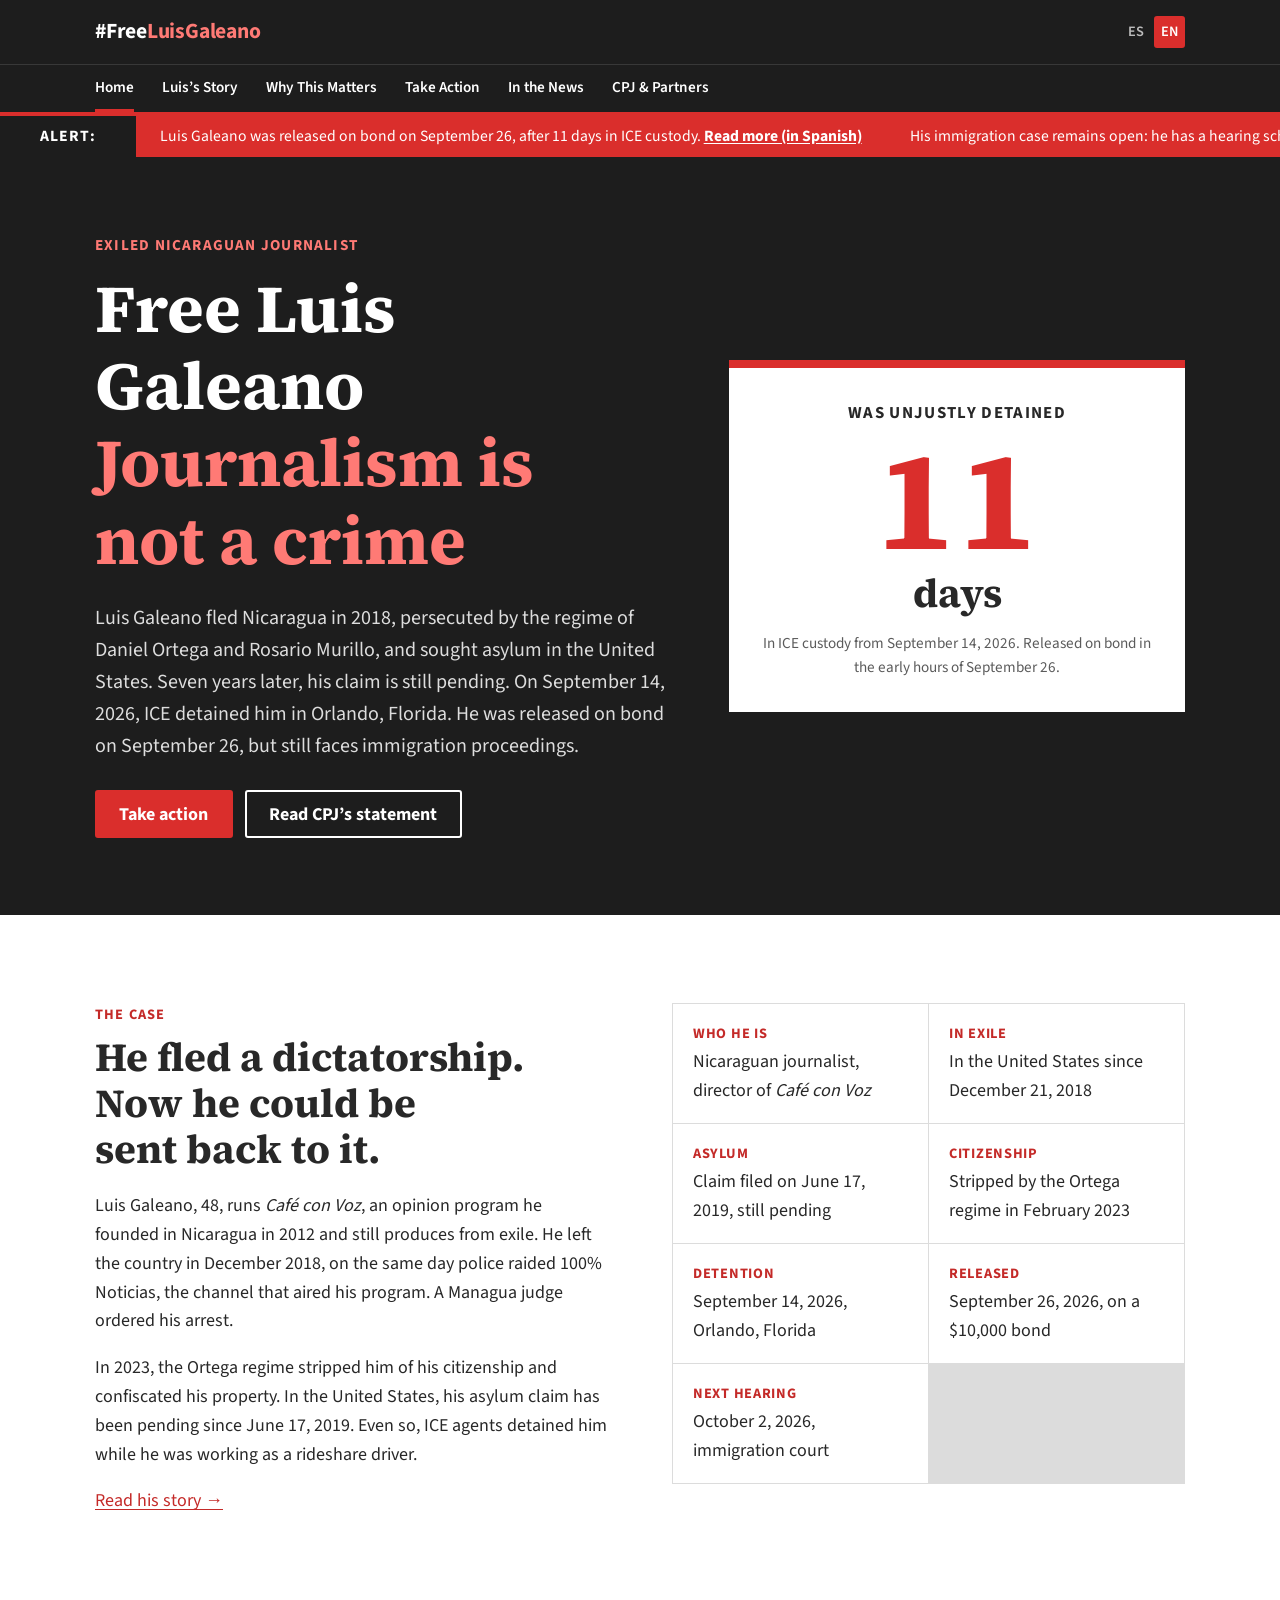
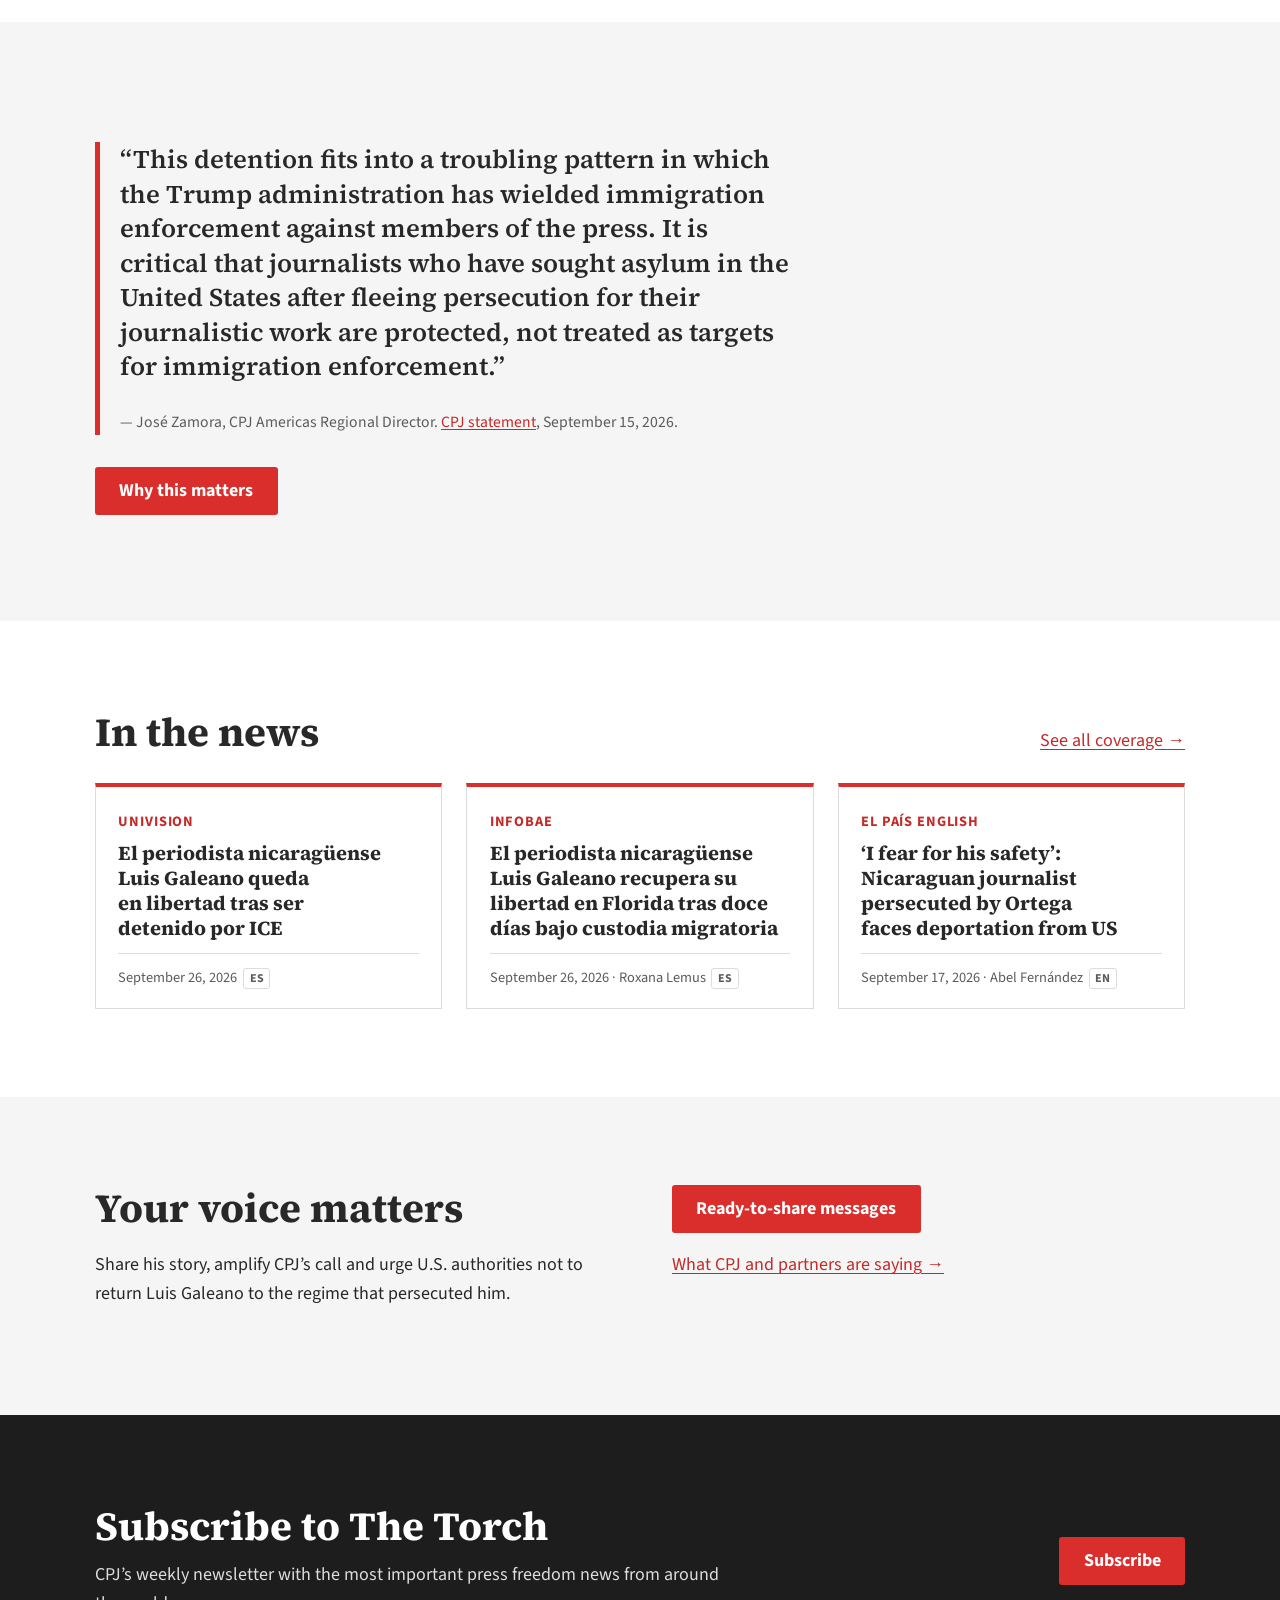
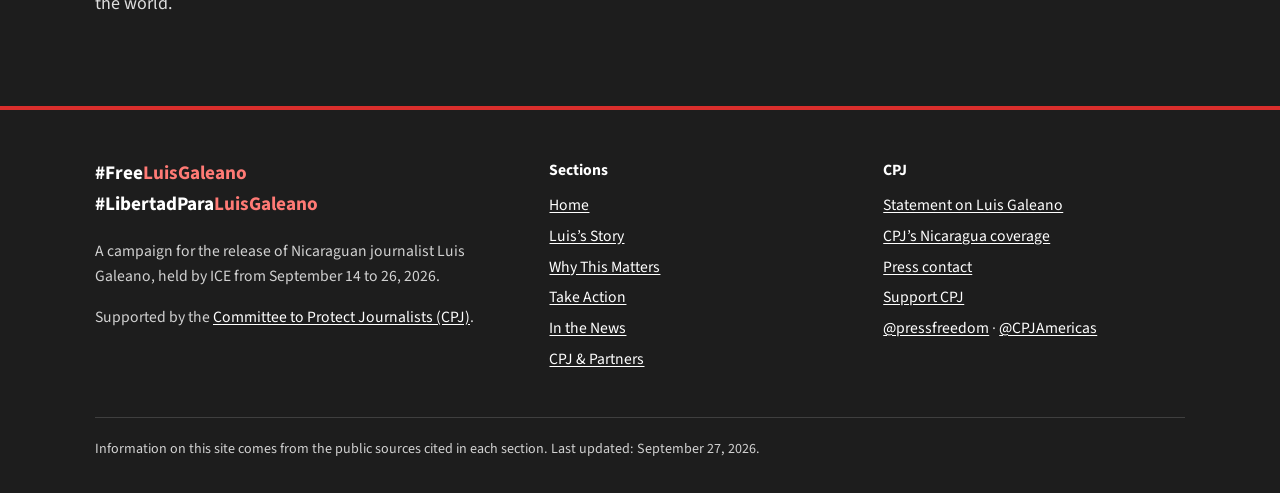
<file: english/index.html>
<!doctype html>
<html lang="en">
<head>
<meta charset="utf-8">
<meta name="viewport" content="width=device-width, initial-scale=1">
<title>#FreeLuisGaleano</title>
<meta name="description" content="Luis Galeano, an exiled Nicaraguan journalist persecuted by the Ortega regime, was held by ICE from September 14 to 26, 2026. He was released on bond; his immigration case remains open.">
<link rel="canonical" href="https://libertadparaluisgaleano.com/english/">
<link rel="alternate" hreflang="es" href="https://libertadparaluisgaleano.com/">
<link rel="alternate" hreflang="en" href="https://libertadparaluisgaleano.com/english/">
<link rel="alternate" hreflang="x-default" href="https://libertadparaluisgaleano.com/">
<meta property="og:type" content="website">
<meta property="og:site_name" content="#FreeLuisGaleano">
<meta property="og:title" content="#FreeLuisGaleano">
<meta property="og:description" content="Luis Galeano, an exiled Nicaraguan journalist persecuted by the Ortega regime, was held by ICE from September 14 to 26, 2026. He was released on bond; his immigration case remains open.">
<meta property="og:url" content="https://libertadparaluisgaleano.com/english/">
<meta property="og:image" content="https://libertadparaluisgaleano.com/assets/img/compartir-en.png?v=2">
<meta property="og:image:width" content="1200">
<meta property="og:image:height" content="630">
<meta property="og:locale" content="en_US">
<meta name="twitter:card" content="summary_large_image">
<meta name="theme-color" content="#1d1d1d">
<link rel="icon" href="../assets/img/favicon.svg" type="image/svg+xml">
<link rel="preload" as="font" type="font/woff2" href="../assets/fonts/source-sans-3-400-latin.woff2" crossorigin>
<link rel="preload" as="font" type="font/woff2" href="../assets/fonts/source-serif-4-700-latin.woff2" crossorigin>
<link rel="stylesheet" href="../assets/css/style.css">
<script src="../assets/js/site.js" defer></script>
</head>
<body>

<a class="salto" href="#contenido">Skip to content</a>

<header class="cabecera">
  <div class="contenedor cabecera__barra">
    <a class="cabecera__logo" href="../english/">#Free<span>LuisGaleano</span></a>
    <div class="cabecera__acciones">
      <nav class="idioma" aria-label="Language">
        <a href="../" lang="es" hreflang="es" title="Español">ES</a>
        <a href="../english/" lang="en" hreflang="en" title="English" aria-current="page">EN</a>
      </nav>
      <button class="cabecera__menu" type="button" data-menu-boton aria-expanded="false" aria-controls="nav-panel"
              aria-label="Open menu" data-abrir="Open menu" data-cerrar="Close menu">
        <span></span><span></span>
      </button>
    </div>
  </div>
  <nav class="nav-panel" id="nav-panel" data-menu-panel data-abierto="false" aria-label="Main navigation">
    <ul class="contenedor">
      <li><a href="../english/" aria-current="page">Home</a></li>
      <li><a href="../english/story/">Luis’s Story</a></li>
      <li><a href="../english/why-this-matters/">Why This Matters</a></li>
      <li><a href="../english/take-action/">Take Action</a></li>
      <li><a href="../english/in-the-news/">In the News</a></li>
      <li><a href="../english/cpj-and-partners/">CPJ & Partners</a></li>
    </ul>
  </nav>
</header>

<aside class="alerta" aria-label="Alert">
  <p class="alerta__etiqueta">Alert:</p>
  <div class="alerta__ventana" data-alerta>
    <ul class="alerta__pista">
      <li>Luis Galeano was released on bond on September 26, after 11 days in ICE custody. <a href="https://www.infobae.com/nicaragua/2026/09/26/el-periodista-nicaraguense-luis-galeano-recupera-su-libertad-en-florida-tras-doce-dias-bajo-custodia-migratoria/" hreflang="es" target="_blank" rel="noopener">Read more (in Spanish)</a></li>
      <li>His immigration case remains open: he has a hearing scheduled for October 2.</li>
      <li>CPJ and 14 partner organizations call for his release. <a href="https://cpj.org/2026/09/cpj-partners-call-for-nicaraguan-journalist-luis-galeanos-release-from-ice-detention/" target="_blank" rel="noopener">Read the statement</a></li>
      <li>IAPA urges the U.S. not to deport him. <a href="https://en.sipiapa.org/the-iapa-calls-for-protection-of-nicaraguan-journalist-luis-galeano-detained-by-ice-n1301637" target="_blank" rel="noopener">Read more</a></li>
    </ul>
  </div>
</aside>

<main id="contenido">

  <!-- 1 · Hero and counter -->
  <section class="heroe">
    <div class="contenedor heroe__rejilla">
      <div>
        <p class="heroe__antetitulo">Exiled Nicaraguan journalist</p>
        <h1>Free Luis Galeano <span>Journalism is not a crime</span></h1>
        <p class="heroe__bajada">Luis Galeano fled Nicaragua in 2018, persecuted by the regime of Daniel Ortega and Rosario Murillo, and sought asylum in the United States. Seven years later, his claim is still pending. On September 14, 2026, ICE detained him in Orlando, Florida. He was released on bond on September 26, but still faces immigration proceedings.</p>
        <div class="heroe__acciones">
          <a class="boton" href="../english/take-action/">Take action</a>
          <a class="boton boton--contorno" href="https://cpj.org/2026/09/cpj-calls-on-ice-to-release-exiled-nicaraguan-journalist-luis-galeano/" target="_blank" rel="noopener">Read CPJ’s statement</a>
        </div>
      </div>
      <div class="contador">
        <p class="contador__rotulo">Was unjustly detained</p>
        <p class="visualmente-oculto">Days in detention:</p>
        <span class="dias-numero">11</span>
        <span class="contador__unidad" data-unidad="day|days">days</span>
        <p class="contador__nota">In ICE custody from September 14, 2026. Released on bond in the early hours of September 26.</p>
      </div>
    </div>
  </section>

  <!-- 2 · The case at a glance -->
  <section class="seccion">
    <div class="contenedor dos-columnas">
      <div class="prosa">
        <p class="volanta">The case</p>
        <h2>He fled a dictatorship. Now he could be sent back to it.</h2>
        <p>Luis Galeano, 48, runs <em>Café con Voz</em>, an opinion program he founded in Nicaragua in 2012 and still produces from exile. He left the country in December 2018, on the same day police raided 100% Noticias, the channel that aired his program. A Managua judge ordered his arrest.</p>
        <p>In 2023, the Ortega regime stripped him of his citizenship and confiscated his property. In the United States, his asylum claim has been pending since June 17, 2019. Even so, ICE agents detained him while he was working as a rideshare driver.</p>
        <p><a href="../english/story/">Read his story →</a></p>
      </div>
      <dl class="datos">
        <div><dt>Who he is</dt><dd>Nicaraguan journalist, director of <em>Café con Voz</em></dd></div>
        <div><dt>In exile</dt><dd>In the United States since December 21, 2018</dd></div>
        <div><dt>Asylum</dt><dd>Claim filed on June 17, 2019, still pending</dd></div>
        <div><dt>Citizenship</dt><dd>Stripped by the Ortega regime in February 2023</dd></div>
        <div><dt>Detention</dt><dd>September 14, 2026, Orlando, Florida</dd></div>
        <div><dt>Released</dt><dd>September 26, 2026, on a $10,000 bond</dd></div>
        <div><dt>Next hearing</dt><dd>October 2, 2026, immigration court</dd></div>
      </dl>
    </div>
  </section>

  <!-- 3 · CPJ quote -->
  <section class="seccion seccion--gris">
    <div class="contenedor">
      <div class="prosa">
        <blockquote class="cita">
          <p>“This detention fits into a troubling pattern in which the Trump administration has wielded immigration enforcement against members of the press. It is critical that journalists who have sought asylum in the United States after fleeing persecution for their journalistic work are protected, not treated as targets for immigration enforcement.”</p>
          <footer>— José Zamora, CPJ Americas Regional Director. <a href="https://cpj.org/2026/09/cpj-calls-on-ice-to-release-exiled-nicaraguan-journalist-luis-galeano/" target="_blank" rel="noopener">CPJ statement</a>, September 15, 2026.</footer>
        </blockquote>
        <p><a class="boton" href="../english/why-this-matters/">Why this matters</a></p>
      </div>
    </div>
  </section>

  <!-- 4 · Latest news -->
  <section class="seccion">
    <div class="contenedor">
      <div class="encabezado-seccion">
        <h2>In the news</h2>
        <a href="../english/in-the-news/">See all coverage →</a>
      </div>
      <ul class="tarjetas">
      <!-- noticias:inicio · generado por scripts/actualizar_noticias.py, no editar a mano -->
      <li class="tarjeta">
        <p class="tarjeta__medio">Univision</p>
        <h3 class="tarjeta__titulo"><a href="https://www.univision.com/noticias/inmigracion/periodista-nicaraguense-luis-galeano-queda-en-libertad-tras-ser-detenido-por-ice-en-florida" hreflang="es" target="_blank" rel="noopener">El periodista nicaragüense Luis Galeano queda en libertad tras ser detenido por ICE</a></h3>
        <p class="tarjeta__meta"><time datetime="2026-09-26">September 26, 2026</time><span class="tarjeta__idioma" title="Language">ES</span></p>
      </li>
      <li class="tarjeta">
        <p class="tarjeta__medio">Infobae</p>
        <h3 class="tarjeta__titulo"><a href="https://www.infobae.com/nicaragua/2026/09/26/el-periodista-nicaraguense-luis-galeano-recupera-su-libertad-en-florida-tras-doce-dias-bajo-custodia-migratoria/" hreflang="es" target="_blank" rel="noopener">El periodista nicaragüense Luis Galeano recupera su libertad en Florida tras doce días bajo custodia migratoria</a></h3>
        <p class="tarjeta__meta"><time datetime="2026-09-26">September 26, 2026</time> · Roxana Lemus<span class="tarjeta__idioma" title="Language">ES</span></p>
      </li>
      <li class="tarjeta">
        <p class="tarjeta__medio">EL PAÍS English</p>
        <h3 class="tarjeta__titulo"><a href="https://english.elpais.com/international/2026-09-17/i-fear-for-his-safety-nicaraguan-journalist-persecuted-by-ortega-faces-deportation-from-us.html" hreflang="en" target="_blank" rel="noopener">‘I fear for his safety’: Nicaraguan journalist persecuted by Ortega faces deportation from US</a></h3>
        <p class="tarjeta__meta"><time datetime="2026-09-17">September 17, 2026</time> · Abel Fernández<span class="tarjeta__idioma" title="Language">EN</span></p>
      </li>
      <!-- noticias:fin -->
      </ul>
    </div>
  </section>

  <!-- 5 · Call to action -->
  <section class="seccion seccion--gris">
    <div class="contenedor dos-columnas">
      <div class="prosa">
        <h2>Your voice matters</h2>
        <p>Share his story, amplify CPJ’s call and urge U.S. authorities not to return Luis Galeano to the regime that persecuted him.</p>
      </div>
      <div>
        <p><a class="boton" href="../english/take-action/">Ready-to-share messages</a></p>
        <p><a href="../english/cpj-and-partners/">What CPJ and partners are saying →</a></p>
      </div>
    </div>
  </section>

  <!-- 6 · CPJ newsletter -->
  <section class="seccion seccion--oscura">
    <div class="contenedor boletin">
      <div>
        <h2>Subscribe to The Torch</h2>
        <p>CPJ’s weekly newsletter with the most important press freedom news from around the world.</p>
      </div>
      <a class="boton" href="https://cpj.org/about/email-lists/" target="_blank" rel="noopener">Subscribe</a>
    </div>
  </section>

</main>

<footer class="pie">
  <div class="contenedor">
    <div class="pie__rejilla">
      <div>
        <p class="pie__hashtags">#Free<span>LuisGaleano</span><br>#LibertadPara<span>LuisGaleano</span></p>
        <p>A campaign for the release of Nicaraguan journalist Luis Galeano, held by ICE from September 14 to 26, 2026.</p>
        <p>Supported by the <a href="https://cpj.org/" target="_blank" rel="noopener">Committee to Protect Journalists (CPJ)</a>.</p>
      </div>
      <nav aria-label="Sections">
        <p class="pie__titulo">Sections</p>
        <ul>
          <li><a href="../english/">Home</a></li>
          <li><a href="../english/story/">Luis’s Story</a></li>
          <li><a href="../english/why-this-matters/">Why This Matters</a></li>
          <li><a href="../english/take-action/">Take Action</a></li>
          <li><a href="../english/in-the-news/">In the News</a></li>
          <li><a href="../english/cpj-and-partners/">CPJ & Partners</a></li>
        </ul>
      </nav>
      <div>
        <p class="pie__titulo">CPJ</p>
        <ul>
          <li><a href="https://cpj.org/2026/09/cpj-calls-on-ice-to-release-exiled-nicaraguan-journalist-luis-galeano/" target="_blank" rel="noopener">Statement on Luis Galeano</a></li>
          <li><a href="https://cpj.org/americas/nicaragua/" target="_blank" rel="noopener">CPJ’s Nicaragua coverage</a></li>
          <li><a href="https://cpj.org/press/" target="_blank" rel="noopener">Press contact</a></li>
          <li><a href="https://cpj.org/about/donate/" target="_blank" rel="noopener">Support CPJ</a></li>
          <li><a href="https://x.com/pressfreedom" target="_blank" rel="noopener">@pressfreedom</a> · <a href="https://x.com/CPJAmericas" target="_blank" rel="noopener">@CPJAmericas</a></li>
        </ul>
      </div>
    </div>
    <p class="pie__legal">Information on this site comes from the public sources cited in each section. Last updated: September 27, 2026.</p>
  </div>
</footer>

</body>
</html>
</file>
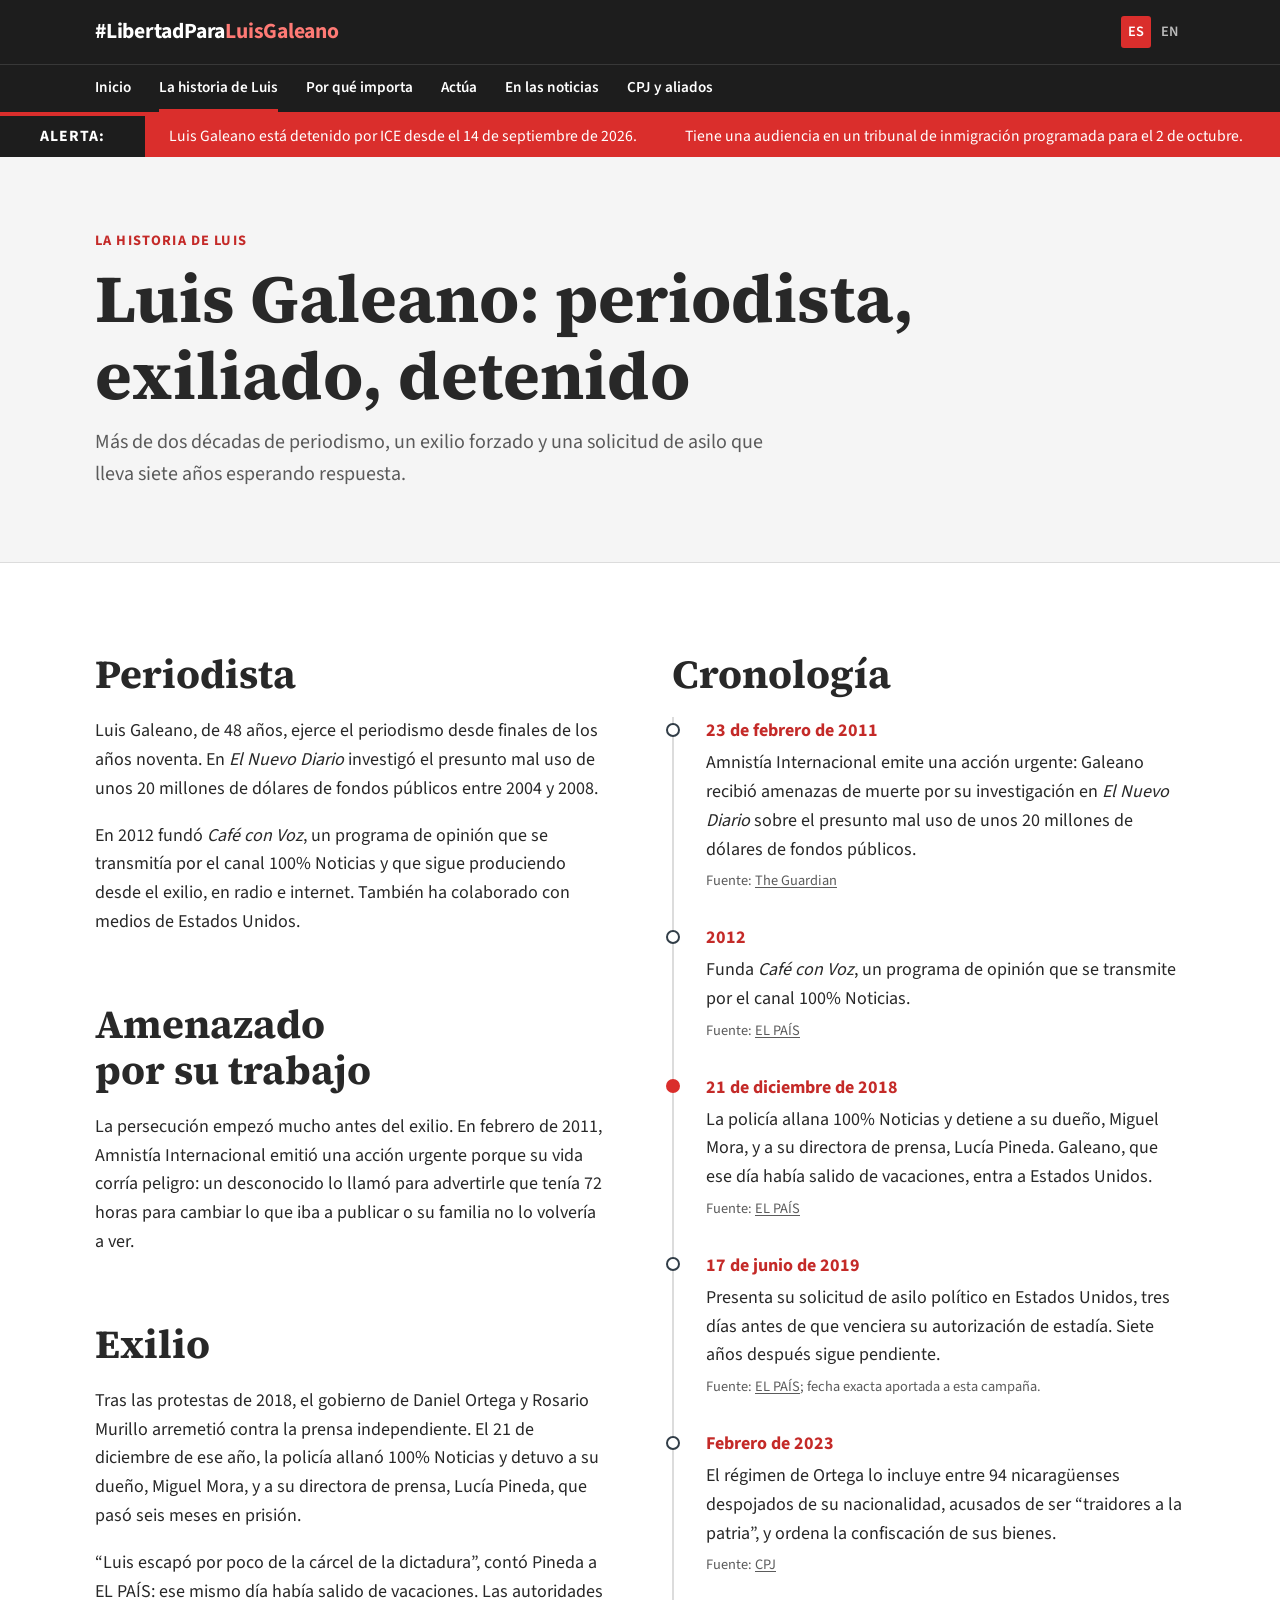
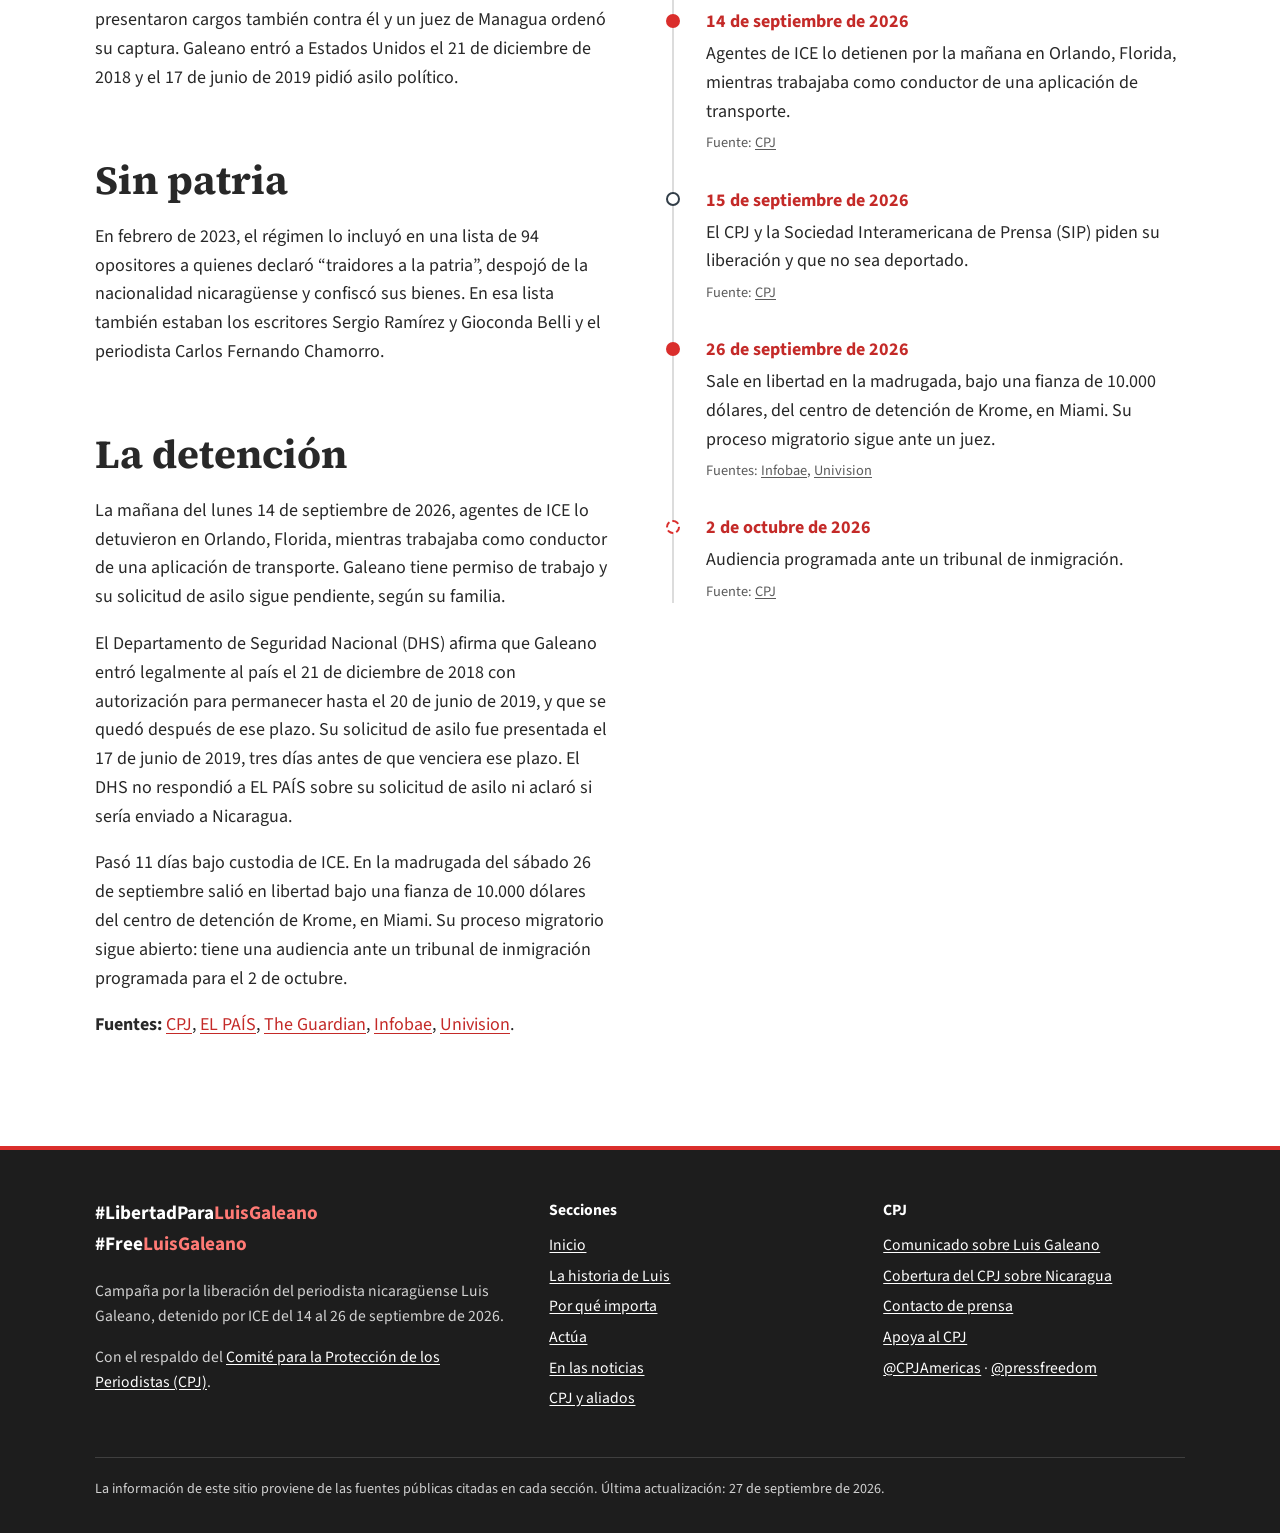
<file: historia/index.html>
<!doctype html>
<html lang="es">
<head>
<meta charset="utf-8">
<meta name="viewport" content="width=device-width, initial-scale=1">
<title>La historia de Luis — #LibertadParaLuisGaleano</title>
<meta name="description" content="Quién es Luis Galeano: periodista nicaragüense, director de Café con Voz, exiliado desde 2018 y detenido por ICE en septiembre de 2026.">
<link rel="canonical" href="https://libertadparaluisgaleano.com/historia/">
<link rel="alternate" hreflang="es" href="https://libertadparaluisgaleano.com/historia/">
<link rel="alternate" hreflang="en" href="https://libertadparaluisgaleano.com/english/story/">
<link rel="alternate" hreflang="x-default" href="https://libertadparaluisgaleano.com/historia/">
<meta property="og:type" content="website">
<meta property="og:site_name" content="#LibertadParaLuisGaleano">
<meta property="og:title" content="La historia de Luis — #LibertadParaLuisGaleano">
<meta property="og:description" content="Quién es Luis Galeano: periodista nicaragüense, director de Café con Voz, exiliado desde 2018 y detenido por ICE en septiembre de 2026.">
<meta property="og:url" content="https://libertadparaluisgaleano.com/historia/">
<meta property="og:image" content="https://libertadparaluisgaleano.com/assets/img/compartir-es.png?v=2">
<meta property="og:image:width" content="1200">
<meta property="og:image:height" content="630">
<meta property="og:locale" content="es_ES">
<meta name="twitter:card" content="summary_large_image">
<meta name="theme-color" content="#1d1d1d">
<link rel="icon" href="../assets/img/favicon.svg" type="image/svg+xml">
<link rel="preload" as="font" type="font/woff2" href="../assets/fonts/source-sans-3-400-latin.woff2" crossorigin>
<link rel="preload" as="font" type="font/woff2" href="../assets/fonts/source-serif-4-700-latin.woff2" crossorigin>
<link rel="stylesheet" href="../assets/css/style.css">
<script src="../assets/js/site.js" defer></script>
</head>
<body>

<a class="salto" href="#contenido">Saltar al contenido</a>

<header class="cabecera">
  <div class="contenedor cabecera__barra">
    <a class="cabecera__logo" href="../">#LibertadPara<span>LuisGaleano</span></a>
    <div class="cabecera__acciones">
      <nav class="idioma" aria-label="Idioma">
        <a href="../historia/" lang="es" hreflang="es" title="Español" aria-current="page">ES</a>
        <a href="../english/story/" lang="en" hreflang="en" title="English">EN</a>
      </nav>
      <button class="cabecera__menu" type="button" data-menu-boton aria-expanded="false" aria-controls="nav-panel"
              aria-label="Abrir menú" data-abrir="Abrir menú" data-cerrar="Cerrar menú">
        <span></span><span></span>
      </button>
    </div>
  </div>
  <nav class="nav-panel" id="nav-panel" data-menu-panel data-abierto="false" aria-label="Navegación principal">
    <ul class="contenedor">
      <li><a href="../">Inicio</a></li>
      <li><a href="../historia/" aria-current="page">La historia de Luis</a></li>
      <li><a href="../por-que-importa/">Por qué importa</a></li>
      <li><a href="../actua/">Actúa</a></li>
      <li><a href="../noticias/">En las noticias</a></li>
      <li><a href="../cpj-y-aliados/">CPJ y aliados</a></li>
    </ul>
  </nav>
</header>

<aside class="alerta" aria-label="Alerta">
  <p class="alerta__etiqueta">Alerta:</p>
  <div class="alerta__ventana" data-alerta>
    <ul class="alerta__pista">
      <li>Luis Galeano está detenido por ICE desde el 14 de septiembre de 2026.</li>
      <li>Tiene una audiencia en un tribunal de inmigración programada para el 2 de octubre.</li>
      <li>El CPJ y 14 organizaciones aliadas piden su liberación. <a href="https://cpj.org/es/2026/09/cpj-y-organizaciones-aliadas-piden-la-liberacion-del-periodista-nicaraguense-luis-galeano-detenido-por-ice/" target="_blank" rel="noopener">Lee el comunicado</a></li>
      <li>La SIP pide a EE. UU. no deportarlo. <a href="https://www.sipiapa.org/la-sip-reclama-proteccion-el-periodista-nicaraguense-luis-galeano-detenido-ice-n1301635" target="_blank" rel="noopener">Lee más</a></li>
    </ul>
  </div>
</aside>

<main id="contenido">
  <header class="cabeza-pagina">
    <div class="contenedor">
      <p class="volanta">La historia de Luis</p>
      <h1>Luis Galeano: periodista, exiliado, detenido</h1>
      <p>Más de dos décadas de periodismo, un exilio forzado y una solicitud de asilo que lleva siete años esperando respuesta.</p>
    </div>
  </header>

  <section class="seccion">
    <div class="contenedor dos-columnas">
      <div class="prosa">
        <h2>Periodista</h2>
        <p>Luis Galeano, de 48 años, ejerce el periodismo desde finales de los años noventa. En <em>El Nuevo Diario</em> investigó el presunto mal uso de unos 20 millones de dólares de fondos públicos entre 2004 y 2008.</p>
        <p>En 2012 fundó <em>Café con Voz</em>, un programa de opinión que se transmitía por el canal 100% Noticias y que sigue produciendo desde el exilio, en radio e internet. También ha colaborado con medios de Estados Unidos.</p>

        <h2>Amenazado por su trabajo</h2>
        <p>La persecución empezó mucho antes del exilio. En febrero de 2011, Amnistía Internacional emitió una acción urgente porque su vida corría peligro: un desconocido lo llamó para advertirle que tenía 72 horas para cambiar lo que iba a publicar o su familia no lo volvería a ver.</p>

        <h2>Exilio</h2>
        <p>Tras las protestas de 2018, el gobierno de Daniel Ortega y Rosario Murillo arremetió contra la prensa independiente. El 21 de diciembre de ese año, la policía allanó 100% Noticias y detuvo a su dueño, Miguel Mora, y a su directora de prensa, Lucía Pineda, que pasó seis meses en prisión.</p>
        <p>“Luis escapó por poco de la cárcel de la dictadura”, contó Pineda a EL PAÍS: ese mismo día había salido de vacaciones. Las autoridades presentaron cargos también contra él y un juez de Managua ordenó su captura. Galeano entró a Estados Unidos el 21 de diciembre de 2018 y el 17 de junio de 2019 pidió asilo político.</p>

        <h2>Sin patria</h2>
        <p>En febrero de 2023, el régimen lo incluyó en una lista de 94 opositores a quienes declaró “traidores a la patria”, despojó de la nacionalidad nicaragüense y confiscó sus bienes. En esa lista también estaban los escritores Sergio Ramírez y Gioconda Belli y el periodista Carlos Fernando Chamorro.</p>

        <h2>La detención</h2>
        <p>La mañana del lunes 14 de septiembre de 2026, agentes de ICE lo detuvieron en Orlando, Florida, mientras trabajaba como conductor de una aplicación de transporte. Galeano tiene permiso de trabajo y su solicitud de asilo sigue pendiente, según su familia.</p>
        <p>El Departamento de Seguridad Nacional (DHS) afirma que Galeano entró legalmente al país el 21 de diciembre de 2018 con autorización para permanecer hasta el 20 de junio de 2019, y que se quedó después de ese plazo. Su solicitud de asilo fue presentada el 17 de junio de 2019, tres días antes de que venciera ese plazo. El DHS no respondió a EL PAÍS sobre su solicitud de asilo ni aclaró si sería enviado a Nicaragua.</p>
        <p>Pasó 11 días bajo custodia de ICE. En la madrugada del sábado 26 de septiembre salió en libertad bajo una fianza de 10.000 dólares del centro de detención de Krome, en Miami. Su proceso migratorio sigue abierto: tiene una audiencia ante un tribunal de inmigración programada para el 2 de octubre.</p>
        <p><strong>Fuentes:</strong> <a href="https://cpj.org/es/2026/09/el-cpj-pide-a-ice-que-libere-al-periodista-nicaraguense-exiliado-luis-galeano/" target="_blank" rel="noopener">CPJ</a>, <a href="https://elpais.com/us/migracion/2026-09-16/temo-por-su-seguridad-un-periodista-nicaraguense-perseguido-por-ortega-enfrenta-la-deportacion-de-ee-uu.html" target="_blank" rel="noopener">EL PAÍS</a>, <a href="https://www.theguardian.com/us-news/2026/sep/16/nicaraguan-journalist-luis-galeano-detained-ice" target="_blank" rel="noopener">The Guardian</a>, <a href="https://www.infobae.com/nicaragua/2026/09/15/sip-pide-a-eeuu-no-deportar-al-periodista-nicaraguense-luis-galeano-detenido-por-ice/" target="_blank" rel="noopener">Infobae</a>, <a href="https://www.univision.com/noticias/inmigracion/periodista-nicaraguense-luis-galeano-queda-en-libertad-tras-ser-detenido-por-ice-en-florida" target="_blank" rel="noopener">Univision</a>.</p>
      </div>
      <div>
        <h2>Cronología</h2>
        <ol class="cronologia">
        <li class="cronologia__item">
          <p class="cronologia__fecha"><time datetime="2011-02-23">23 de febrero de 2011</time></p>
          <p class="cronologia__texto">Amnistía Internacional emite una acción urgente: Galeano recibió amenazas de muerte por su investigación en <em>El Nuevo Diario</em> sobre el presunto mal uso de unos 20 millones de dólares de fondos públicos.</p>
          <p class="cronologia__fuentes">Fuente: <a href="https://www.theguardian.com/us-news/2026/sep/16/nicaraguan-journalist-luis-galeano-detained-ice" target="_blank" rel="noopener">The Guardian</a></p>
        </li>
        <li class="cronologia__item">
          <p class="cronologia__fecha"><time datetime="2012">2012</time></p>
          <p class="cronologia__texto">Funda <em>Café con Voz</em>, un programa de opinión que se transmite por el canal 100% Noticias.</p>
          <p class="cronologia__fuentes">Fuente: <a href="https://english.elpais.com/international/2026-09-17/i-fear-for-his-safety-nicaraguan-journalist-persecuted-by-ortega-faces-deportation-from-us.html" target="_blank" rel="noopener">EL PAÍS</a></p>
        </li>
        <li class="cronologia__item cronologia__item--hito">
          <p class="cronologia__fecha"><time datetime="2018-12-21">21 de diciembre de 2018</time></p>
          <p class="cronologia__texto">La policía allana 100% Noticias y detiene a su dueño, Miguel Mora, y a su directora de prensa, Lucía Pineda. Galeano, que ese día había salido de vacaciones, entra a Estados Unidos.</p>
          <p class="cronologia__fuentes">Fuente: <a href="https://english.elpais.com/international/2026-09-17/i-fear-for-his-safety-nicaraguan-journalist-persecuted-by-ortega-faces-deportation-from-us.html" target="_blank" rel="noopener">EL PAÍS</a></p>
        </li>
        <li class="cronologia__item">
          <p class="cronologia__fecha"><time datetime="2019-06-17">17 de junio de 2019</time></p>
          <p class="cronologia__texto">Presenta su solicitud de asilo político en Estados Unidos, tres días antes de que venciera su autorización de estadía. Siete años después sigue pendiente.</p>
          <p class="cronologia__fuentes">Fuente: <a href="https://english.elpais.com/international/2026-09-17/i-fear-for-his-safety-nicaraguan-journalist-persecuted-by-ortega-faces-deportation-from-us.html" target="_blank" rel="noopener">EL PAÍS</a>; fecha exacta aportada a esta campaña.</p>
        </li>
        <li class="cronologia__item">
          <p class="cronologia__fecha"><time datetime="2023-02">Febrero de 2023</time></p>
          <p class="cronologia__texto">El régimen de Ortega lo incluye entre 94 nicaragüenses despojados de su nacionalidad, acusados de ser “traidores a la patria”, y ordena la confiscación de sus bienes.</p>
          <p class="cronologia__fuentes">Fuente: <a href="https://cpj.org/es/2026/09/el-cpj-pide-a-ice-que-libere-al-periodista-nicaraguense-exiliado-luis-galeano/" target="_blank" rel="noopener">CPJ</a></p>
        </li>
        <li class="cronologia__item cronologia__item--hito">
          <p class="cronologia__fecha"><time datetime="2026-09-14">14 de septiembre de 2026</time></p>
          <p class="cronologia__texto">Agentes de ICE lo detienen por la mañana en Orlando, Florida, mientras trabajaba como conductor de una aplicación de transporte.</p>
          <p class="cronologia__fuentes">Fuente: <a href="https://cpj.org/es/2026/09/el-cpj-pide-a-ice-que-libere-al-periodista-nicaraguense-exiliado-luis-galeano/" target="_blank" rel="noopener">CPJ</a></p>
        </li>
        <li class="cronologia__item">
          <p class="cronologia__fecha"><time datetime="2026-09-15">15 de septiembre de 2026</time></p>
          <p class="cronologia__texto">El CPJ y la Sociedad Interamericana de Prensa (SIP) piden su liberación y que no sea deportado.</p>
          <p class="cronologia__fuentes">Fuente: <a href="https://cpj.org/es/2026/09/el-cpj-pide-a-ice-que-libere-al-periodista-nicaraguense-exiliado-luis-galeano/" target="_blank" rel="noopener">CPJ</a></p>
        </li>
        <li class="cronologia__item cronologia__item--hito">
          <p class="cronologia__fecha"><time datetime="2026-09-26">26 de septiembre de 2026</time></p>
          <p class="cronologia__texto">Sale en libertad en la madrugada, bajo una fianza de 10.000 dólares, del centro de detención de Krome, en Miami. Su proceso migratorio sigue ante un juez.</p>
          <p class="cronologia__fuentes">Fuentes: <a href="https://www.infobae.com/nicaragua/2026/09/26/el-periodista-nicaraguense-luis-galeano-recupera-su-libertad-en-florida-tras-doce-dias-bajo-custodia-migratoria/" target="_blank" rel="noopener">Infobae</a>, <a href="https://www.univision.com/noticias/inmigracion/periodista-nicaraguense-luis-galeano-queda-en-libertad-tras-ser-detenido-por-ice-en-florida" target="_blank" rel="noopener">Univision</a></p>
        </li>
        <li class="cronologia__item cronologia__item--proximo">
          <p class="cronologia__fecha"><time datetime="2026-10-02">2 de octubre de 2026</time></p>
          <p class="cronologia__texto">Audiencia programada ante un tribunal de inmigración.</p>
          <p class="cronologia__fuentes">Fuente: <a href="https://cpj.org/es/2026/09/el-cpj-pide-a-ice-que-libere-al-periodista-nicaraguense-exiliado-luis-galeano/" target="_blank" rel="noopener">CPJ</a></p>
        </li>
        </ol>
      </div>
    </div>
  </section>

</main>

<footer class="pie">
  <div class="contenedor">
    <div class="pie__rejilla">
      <div>
        <p class="pie__hashtags">#LibertadPara<span>LuisGaleano</span><br>#Free<span>LuisGaleano</span></p>
        <p>Campaña por la liberación del periodista nicaragüense Luis Galeano, detenido por ICE del 14 al 26 de septiembre de 2026.</p>
        <p>Con el respaldo del <a href="https://cpj.org/es/" target="_blank" rel="noopener">Comité para la Protección de los Periodistas (CPJ)</a>.</p>
      </div>
      <nav aria-label="Secciones">
        <p class="pie__titulo">Secciones</p>
        <ul>
          <li><a href="../">Inicio</a></li>
          <li><a href="../historia/">La historia de Luis</a></li>
          <li><a href="../por-que-importa/">Por qué importa</a></li>
          <li><a href="../actua/">Actúa</a></li>
          <li><a href="../noticias/">En las noticias</a></li>
          <li><a href="../cpj-y-aliados/">CPJ y aliados</a></li>
        </ul>
      </nav>
      <div>
        <p class="pie__titulo">CPJ</p>
        <ul>
          <li><a href="https://cpj.org/es/2026/09/el-cpj-pide-a-ice-que-libere-al-periodista-nicaraguense-exiliado-luis-galeano/" target="_blank" rel="noopener">Comunicado sobre Luis Galeano</a></li>
          <li><a href="https://cpj.org/americas/nicaragua/" target="_blank" rel="noopener">Cobertura del CPJ sobre Nicaragua</a></li>
          <li><a href="https://cpj.org/press/" target="_blank" rel="noopener">Contacto de prensa</a></li>
          <li><a href="https://cpj.org/about/donate/" target="_blank" rel="noopener">Apoya al CPJ</a></li>
          <li><a href="https://x.com/CPJAmericas" target="_blank" rel="noopener">@CPJAmericas</a> · <a href="https://x.com/pressfreedom" target="_blank" rel="noopener">@pressfreedom</a></li>
        </ul>
      </div>
    </div>
    <p class="pie__legal">La información de este sitio proviene de las fuentes públicas citadas en cada sección. Última actualización: 27 de septiembre de 2026.</p>
  </div>
</footer>

</body>
</html>
</file>
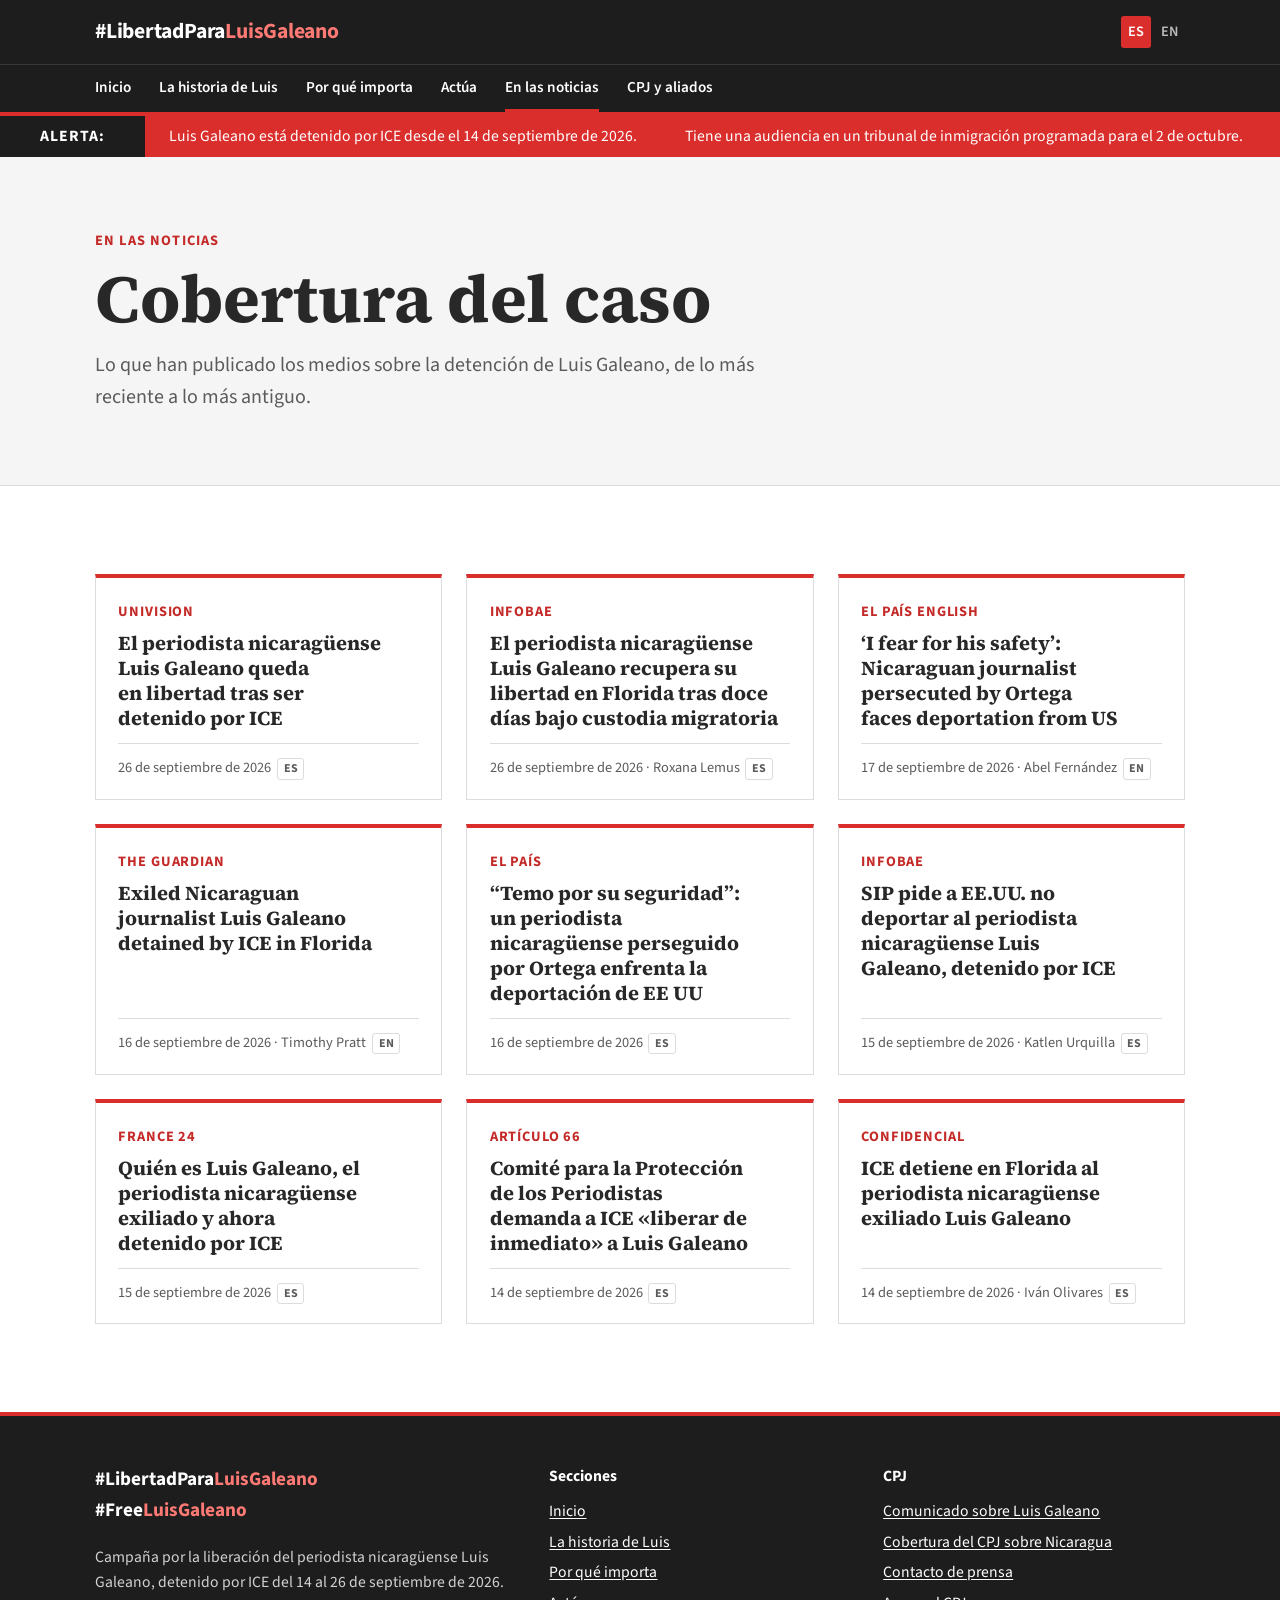
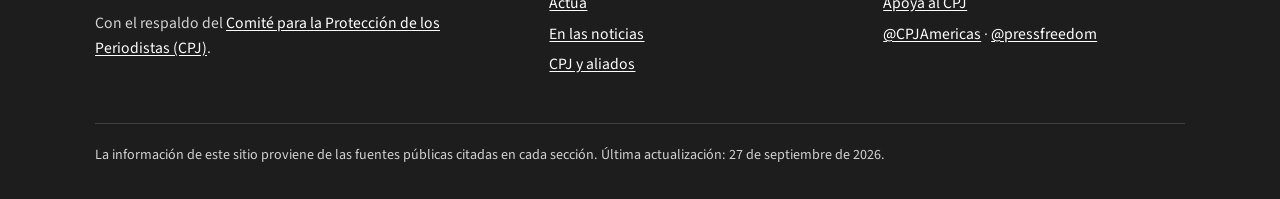
<file: noticias/index.html>
<!doctype html>
<html lang="es">
<head>
<meta charset="utf-8">
<meta name="viewport" content="width=device-width, initial-scale=1">
<title>En las noticias — #LibertadParaLuisGaleano</title>
<meta name="description" content="Cobertura de prensa sobre la detención del periodista nicaragüense Luis Galeano por ICE.">
<link rel="canonical" href="https://libertadparaluisgaleano.com/noticias/">
<link rel="alternate" hreflang="es" href="https://libertadparaluisgaleano.com/noticias/">
<link rel="alternate" hreflang="en" href="https://libertadparaluisgaleano.com/english/in-the-news/">
<link rel="alternate" hreflang="x-default" href="https://libertadparaluisgaleano.com/noticias/">
<meta property="og:type" content="website">
<meta property="og:site_name" content="#LibertadParaLuisGaleano">
<meta property="og:title" content="En las noticias — #LibertadParaLuisGaleano">
<meta property="og:description" content="Cobertura de prensa sobre la detención del periodista nicaragüense Luis Galeano por ICE.">
<meta property="og:url" content="https://libertadparaluisgaleano.com/noticias/">
<meta property="og:image" content="https://libertadparaluisgaleano.com/assets/img/compartir-es.png?v=2">
<meta property="og:image:width" content="1200">
<meta property="og:image:height" content="630">
<meta property="og:locale" content="es_ES">
<meta name="twitter:card" content="summary_large_image">
<meta name="theme-color" content="#1d1d1d">
<link rel="icon" href="../assets/img/favicon.svg" type="image/svg+xml">
<link rel="preload" as="font" type="font/woff2" href="../assets/fonts/source-sans-3-400-latin.woff2" crossorigin>
<link rel="preload" as="font" type="font/woff2" href="../assets/fonts/source-serif-4-700-latin.woff2" crossorigin>
<link rel="stylesheet" href="../assets/css/style.css">
<script src="../assets/js/site.js" defer></script>
</head>
<body>

<a class="salto" href="#contenido">Saltar al contenido</a>

<header class="cabecera">
  <div class="contenedor cabecera__barra">
    <a class="cabecera__logo" href="../">#LibertadPara<span>LuisGaleano</span></a>
    <div class="cabecera__acciones">
      <nav class="idioma" aria-label="Idioma">
        <a href="../noticias/" lang="es" hreflang="es" title="Español" aria-current="page">ES</a>
        <a href="../english/in-the-news/" lang="en" hreflang="en" title="English">EN</a>
      </nav>
      <button class="cabecera__menu" type="button" data-menu-boton aria-expanded="false" aria-controls="nav-panel"
              aria-label="Abrir menú" data-abrir="Abrir menú" data-cerrar="Cerrar menú">
        <span></span><span></span>
      </button>
    </div>
  </div>
  <nav class="nav-panel" id="nav-panel" data-menu-panel data-abierto="false" aria-label="Navegación principal">
    <ul class="contenedor">
      <li><a href="../">Inicio</a></li>
      <li><a href="../historia/">La historia de Luis</a></li>
      <li><a href="../por-que-importa/">Por qué importa</a></li>
      <li><a href="../actua/">Actúa</a></li>
      <li><a href="../noticias/" aria-current="page">En las noticias</a></li>
      <li><a href="../cpj-y-aliados/">CPJ y aliados</a></li>
    </ul>
  </nav>
</header>

<aside class="alerta" aria-label="Alerta">
  <p class="alerta__etiqueta">Alerta:</p>
  <div class="alerta__ventana" data-alerta>
    <ul class="alerta__pista">
      <li>Luis Galeano está detenido por ICE desde el 14 de septiembre de 2026.</li>
      <li>Tiene una audiencia en un tribunal de inmigración programada para el 2 de octubre.</li>
      <li>El CPJ y 14 organizaciones aliadas piden su liberación. <a href="https://cpj.org/es/2026/09/cpj-y-organizaciones-aliadas-piden-la-liberacion-del-periodista-nicaraguense-luis-galeano-detenido-por-ice/" target="_blank" rel="noopener">Lee el comunicado</a></li>
      <li>La SIP pide a EE. UU. no deportarlo. <a href="https://www.sipiapa.org/la-sip-reclama-proteccion-el-periodista-nicaraguense-luis-galeano-detenido-ice-n1301635" target="_blank" rel="noopener">Lee más</a></li>
    </ul>
  </div>
</aside>

<main id="contenido">
  <header class="cabeza-pagina">
    <div class="contenedor">
      <p class="volanta">En las noticias</p>
      <h1>Cobertura del caso</h1>
      <p>Lo que han publicado los medios sobre la detención de Luis Galeano, de lo más reciente a lo más antiguo.</p>
    </div>
  </header>

  <section class="seccion">
    <div class="contenedor">
      <ul class="tarjetas">
      <!-- noticias:inicio · generado por scripts/actualizar_noticias.py, no editar a mano -->
      <li class="tarjeta">
        <p class="tarjeta__medio">Univision</p>
        <h2 class="tarjeta__titulo"><a href="https://www.univision.com/noticias/inmigracion/periodista-nicaraguense-luis-galeano-queda-en-libertad-tras-ser-detenido-por-ice-en-florida" hreflang="es" target="_blank" rel="noopener">El periodista nicaragüense Luis Galeano queda en libertad tras ser detenido por ICE</a></h2>
        <p class="tarjeta__meta"><time datetime="2026-09-26">26 de septiembre de 2026</time><span class="tarjeta__idioma" title="Idioma">ES</span></p>
      </li>
      <li class="tarjeta">
        <p class="tarjeta__medio">Infobae</p>
        <h2 class="tarjeta__titulo"><a href="https://www.infobae.com/nicaragua/2026/09/26/el-periodista-nicaraguense-luis-galeano-recupera-su-libertad-en-florida-tras-doce-dias-bajo-custodia-migratoria/" hreflang="es" target="_blank" rel="noopener">El periodista nicaragüense Luis Galeano recupera su libertad en Florida tras doce días bajo custodia migratoria</a></h2>
        <p class="tarjeta__meta"><time datetime="2026-09-26">26 de septiembre de 2026</time> · Roxana Lemus<span class="tarjeta__idioma" title="Idioma">ES</span></p>
      </li>
      <li class="tarjeta">
        <p class="tarjeta__medio">EL PAÍS English</p>
        <h2 class="tarjeta__titulo"><a href="https://english.elpais.com/international/2026-09-17/i-fear-for-his-safety-nicaraguan-journalist-persecuted-by-ortega-faces-deportation-from-us.html" hreflang="en" target="_blank" rel="noopener">‘I fear for his safety’: Nicaraguan journalist persecuted by Ortega faces deportation from US</a></h2>
        <p class="tarjeta__meta"><time datetime="2026-09-17">17 de septiembre de 2026</time> · Abel Fernández<span class="tarjeta__idioma" title="Idioma">EN</span></p>
      </li>
      <li class="tarjeta">
        <p class="tarjeta__medio">The Guardian</p>
        <h2 class="tarjeta__titulo"><a href="https://www.theguardian.com/us-news/2026/sep/16/nicaraguan-journalist-luis-galeano-detained-ice" hreflang="en" target="_blank" rel="noopener">Exiled Nicaraguan journalist Luis Galeano detained by ICE in Florida</a></h2>
        <p class="tarjeta__meta"><time datetime="2026-09-16">16 de septiembre de 2026</time> · Timothy Pratt<span class="tarjeta__idioma" title="Idioma">EN</span></p>
      </li>
      <li class="tarjeta">
        <p class="tarjeta__medio">EL PAÍS</p>
        <h2 class="tarjeta__titulo"><a href="https://elpais.com/us/migracion/2026-09-16/temo-por-su-seguridad-un-periodista-nicaraguense-perseguido-por-ortega-enfrenta-la-deportacion-de-ee-uu.html" hreflang="es" target="_blank" rel="noopener">“Temo por su seguridad”: un periodista nicaragüense perseguido por Ortega enfrenta la deportación de EE UU</a></h2>
        <p class="tarjeta__meta"><time datetime="2026-09-16">16 de septiembre de 2026</time><span class="tarjeta__idioma" title="Idioma">ES</span></p>
      </li>
      <li class="tarjeta">
        <p class="tarjeta__medio">Infobae</p>
        <h2 class="tarjeta__titulo"><a href="https://www.infobae.com/nicaragua/2026/09/15/sip-pide-a-eeuu-no-deportar-al-periodista-nicaraguense-luis-galeano-detenido-por-ice/" hreflang="es" target="_blank" rel="noopener">SIP pide a EE.UU. no deportar al periodista nicaragüense Luis Galeano, detenido por ICE</a></h2>
        <p class="tarjeta__meta"><time datetime="2026-09-15">15 de septiembre de 2026</time> · Katlen Urquilla<span class="tarjeta__idioma" title="Idioma">ES</span></p>
      </li>
      <li class="tarjeta">
        <p class="tarjeta__medio">France 24</p>
        <h2 class="tarjeta__titulo"><a href="https://www.france24.com/es/am%C3%A9rica-latina/20260915-qui%C3%A9n-es-luis-galeano-el-periodista-nicarag%C3%BCense-exiliado-y-ahora-detenido-por-ice" hreflang="es" target="_blank" rel="noopener">Quién es Luis Galeano, el periodista nicaragüense exiliado y ahora detenido por ICE</a></h2>
        <p class="tarjeta__meta"><time datetime="2026-09-15">15 de septiembre de 2026</time><span class="tarjeta__idioma" title="Idioma">ES</span></p>
      </li>
      <li class="tarjeta">
        <p class="tarjeta__medio">Artículo 66</p>
        <h2 class="tarjeta__titulo"><a href="https://www.articulo66.com/2026/09/14/cpj-detencion-luis-galeano-autoridades-deben-liberarlo-inmediato" hreflang="es" target="_blank" rel="noopener">Comité para la Protección de los Periodistas demanda a ICE «liberar de inmediato» a Luis Galeano</a></h2>
        <p class="tarjeta__meta"><time datetime="2026-09-14">14 de septiembre de 2026</time><span class="tarjeta__idioma" title="Idioma">ES</span></p>
      </li>
      <li class="tarjeta">
        <p class="tarjeta__medio">Confidencial</p>
        <h2 class="tarjeta__titulo"><a href="https://confidencial.digital/noticias/ice-detiene-en-florida-al-periodista-nicaraguense-exiliado-luis-galeano/" hreflang="es" target="_blank" rel="noopener">ICE detiene en Florida al periodista nicaragüense exiliado Luis Galeano</a></h2>
        <p class="tarjeta__meta"><time datetime="2026-09-14">14 de septiembre de 2026</time> · Iván Olivares<span class="tarjeta__idioma" title="Idioma">ES</span></p>
      </li>
      <!-- noticias:fin -->
      </ul>
    </div>
  </section>

</main>

<footer class="pie">
  <div class="contenedor">
    <div class="pie__rejilla">
      <div>
        <p class="pie__hashtags">#LibertadPara<span>LuisGaleano</span><br>#Free<span>LuisGaleano</span></p>
        <p>Campaña por la liberación del periodista nicaragüense Luis Galeano, detenido por ICE del 14 al 26 de septiembre de 2026.</p>
        <p>Con el respaldo del <a href="https://cpj.org/es/" target="_blank" rel="noopener">Comité para la Protección de los Periodistas (CPJ)</a>.</p>
      </div>
      <nav aria-label="Secciones">
        <p class="pie__titulo">Secciones</p>
        <ul>
          <li><a href="../">Inicio</a></li>
          <li><a href="../historia/">La historia de Luis</a></li>
          <li><a href="../por-que-importa/">Por qué importa</a></li>
          <li><a href="../actua/">Actúa</a></li>
          <li><a href="../noticias/">En las noticias</a></li>
          <li><a href="../cpj-y-aliados/">CPJ y aliados</a></li>
        </ul>
      </nav>
      <div>
        <p class="pie__titulo">CPJ</p>
        <ul>
          <li><a href="https://cpj.org/es/2026/09/el-cpj-pide-a-ice-que-libere-al-periodista-nicaraguense-exiliado-luis-galeano/" target="_blank" rel="noopener">Comunicado sobre Luis Galeano</a></li>
          <li><a href="https://cpj.org/americas/nicaragua/" target="_blank" rel="noopener">Cobertura del CPJ sobre Nicaragua</a></li>
          <li><a href="https://cpj.org/press/" target="_blank" rel="noopener">Contacto de prensa</a></li>
          <li><a href="https://cpj.org/about/donate/" target="_blank" rel="noopener">Apoya al CPJ</a></li>
          <li><a href="https://x.com/CPJAmericas" target="_blank" rel="noopener">@CPJAmericas</a> · <a href="https://x.com/pressfreedom" target="_blank" rel="noopener">@pressfreedom</a></li>
        </ul>
      </div>
    </div>
    <p class="pie__legal">La información de este sitio proviene de las fuentes públicas citadas en cada sección. Última actualización: 27 de septiembre de 2026.</p>
  </div>
</footer>

</body>
</html>
</file>
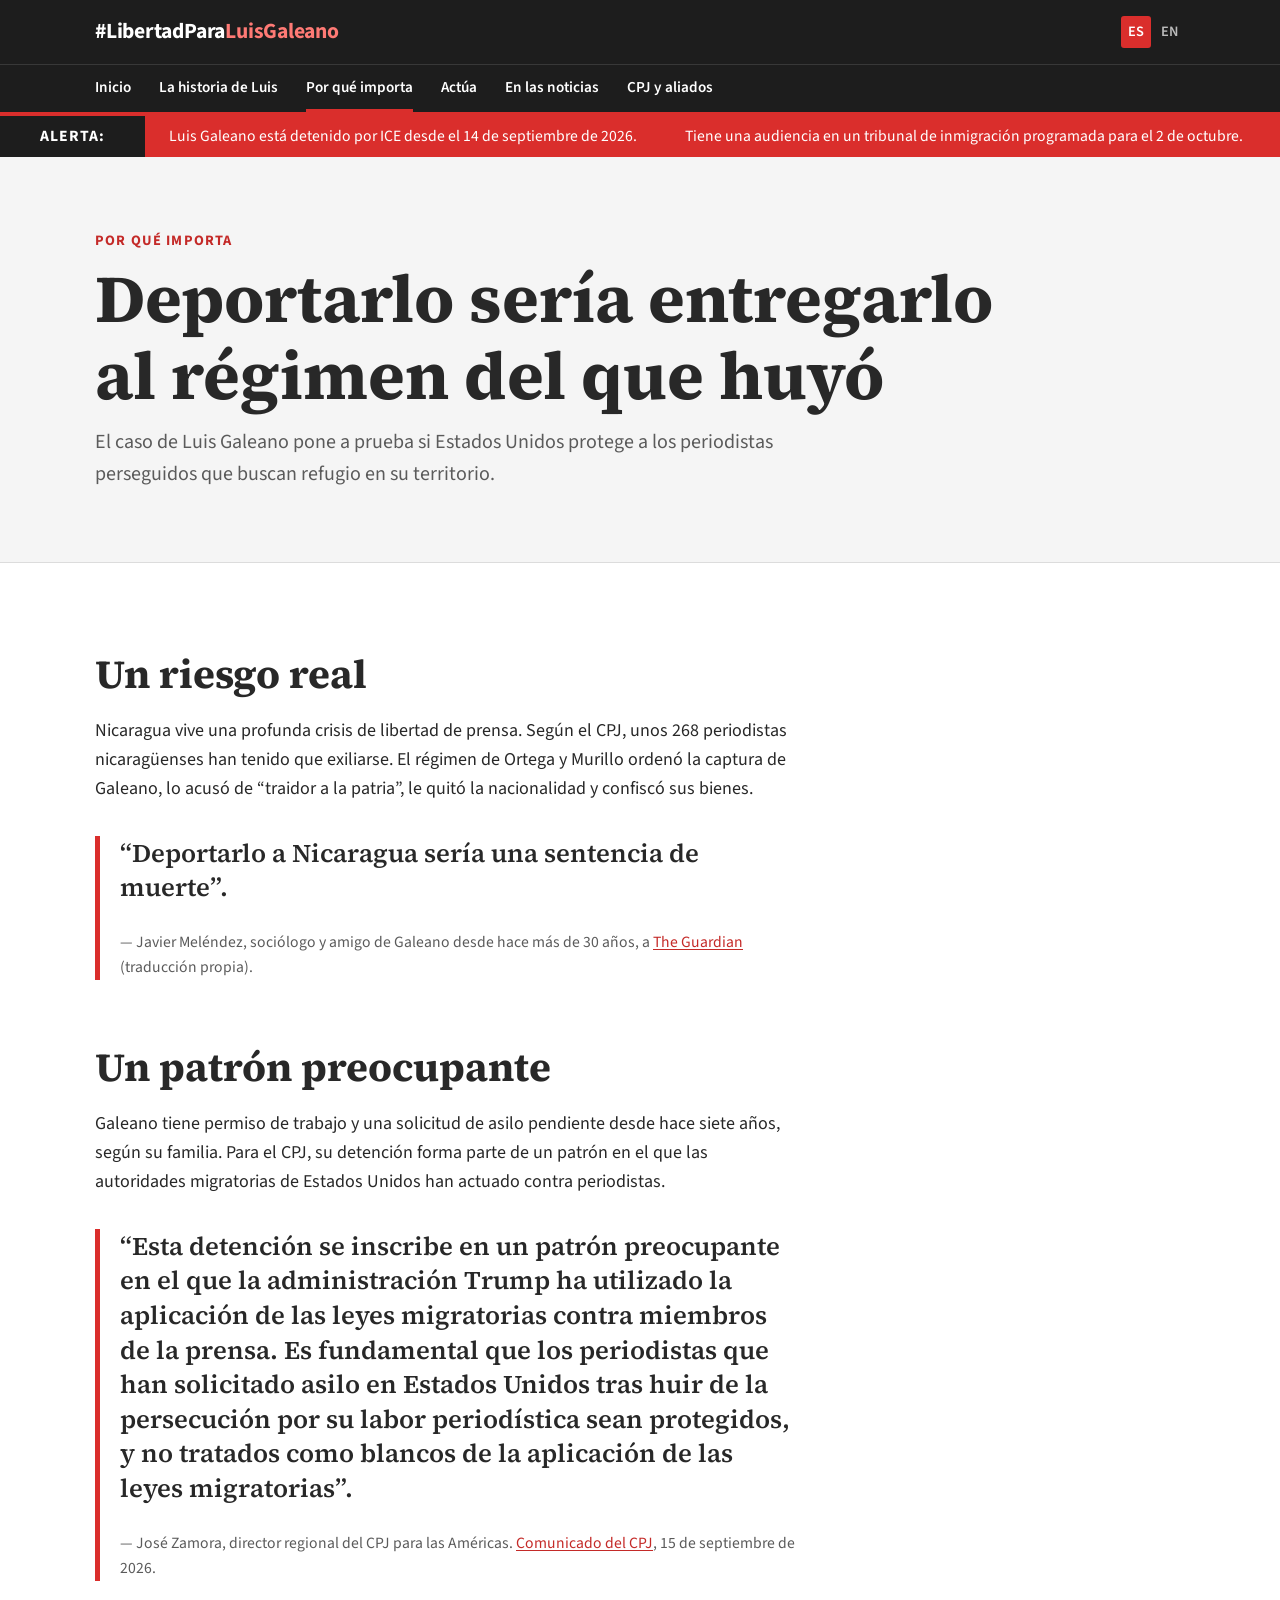
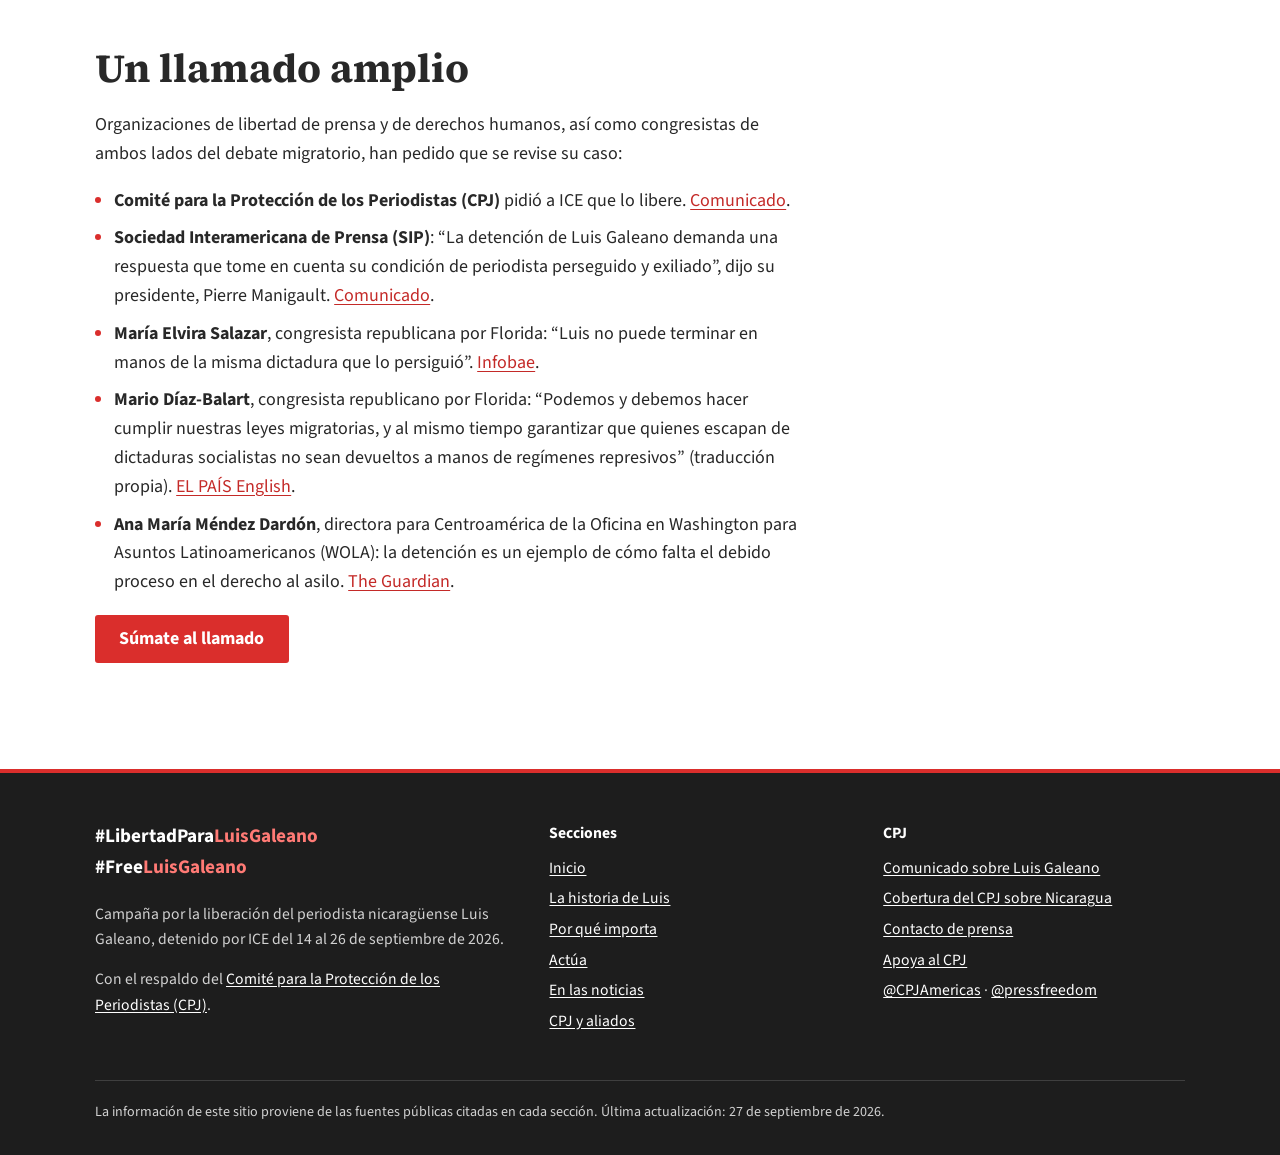
<file: por-que-importa/index.html>
<!doctype html>
<html lang="es">
<head>
<meta charset="utf-8">
<meta name="viewport" content="width=device-width, initial-scale=1">
<title>Por qué importa — #LibertadParaLuisGaleano</title>
<meta name="description" content="Por qué la detención de Luis Galeano importa: el riesgo de deportarlo a Nicaragua y el uso del control migratorio contra periodistas.">
<link rel="canonical" href="https://libertadparaluisgaleano.com/por-que-importa/">
<link rel="alternate" hreflang="es" href="https://libertadparaluisgaleano.com/por-que-importa/">
<link rel="alternate" hreflang="en" href="https://libertadparaluisgaleano.com/english/why-this-matters/">
<link rel="alternate" hreflang="x-default" href="https://libertadparaluisgaleano.com/por-que-importa/">
<meta property="og:type" content="website">
<meta property="og:site_name" content="#LibertadParaLuisGaleano">
<meta property="og:title" content="Por qué importa — #LibertadParaLuisGaleano">
<meta property="og:description" content="Por qué la detención de Luis Galeano importa: el riesgo de deportarlo a Nicaragua y el uso del control migratorio contra periodistas.">
<meta property="og:url" content="https://libertadparaluisgaleano.com/por-que-importa/">
<meta property="og:image" content="https://libertadparaluisgaleano.com/assets/img/compartir-es.png?v=2">
<meta property="og:image:width" content="1200">
<meta property="og:image:height" content="630">
<meta property="og:locale" content="es_ES">
<meta name="twitter:card" content="summary_large_image">
<meta name="theme-color" content="#1d1d1d">
<link rel="icon" href="../assets/img/favicon.svg" type="image/svg+xml">
<link rel="preload" as="font" type="font/woff2" href="../assets/fonts/source-sans-3-400-latin.woff2" crossorigin>
<link rel="preload" as="font" type="font/woff2" href="../assets/fonts/source-serif-4-700-latin.woff2" crossorigin>
<link rel="stylesheet" href="../assets/css/style.css">
<script src="../assets/js/site.js" defer></script>
</head>
<body>

<a class="salto" href="#contenido">Saltar al contenido</a>

<header class="cabecera">
  <div class="contenedor cabecera__barra">
    <a class="cabecera__logo" href="../">#LibertadPara<span>LuisGaleano</span></a>
    <div class="cabecera__acciones">
      <nav class="idioma" aria-label="Idioma">
        <a href="../por-que-importa/" lang="es" hreflang="es" title="Español" aria-current="page">ES</a>
        <a href="../english/why-this-matters/" lang="en" hreflang="en" title="English">EN</a>
      </nav>
      <button class="cabecera__menu" type="button" data-menu-boton aria-expanded="false" aria-controls="nav-panel"
              aria-label="Abrir menú" data-abrir="Abrir menú" data-cerrar="Cerrar menú">
        <span></span><span></span>
      </button>
    </div>
  </div>
  <nav class="nav-panel" id="nav-panel" data-menu-panel data-abierto="false" aria-label="Navegación principal">
    <ul class="contenedor">
      <li><a href="../">Inicio</a></li>
      <li><a href="../historia/">La historia de Luis</a></li>
      <li><a href="../por-que-importa/" aria-current="page">Por qué importa</a></li>
      <li><a href="../actua/">Actúa</a></li>
      <li><a href="../noticias/">En las noticias</a></li>
      <li><a href="../cpj-y-aliados/">CPJ y aliados</a></li>
    </ul>
  </nav>
</header>

<aside class="alerta" aria-label="Alerta">
  <p class="alerta__etiqueta">Alerta:</p>
  <div class="alerta__ventana" data-alerta>
    <ul class="alerta__pista">
      <li>Luis Galeano está detenido por ICE desde el 14 de septiembre de 2026.</li>
      <li>Tiene una audiencia en un tribunal de inmigración programada para el 2 de octubre.</li>
      <li>El CPJ y 14 organizaciones aliadas piden su liberación. <a href="https://cpj.org/es/2026/09/cpj-y-organizaciones-aliadas-piden-la-liberacion-del-periodista-nicaraguense-luis-galeano-detenido-por-ice/" target="_blank" rel="noopener">Lee el comunicado</a></li>
      <li>La SIP pide a EE. UU. no deportarlo. <a href="https://www.sipiapa.org/la-sip-reclama-proteccion-el-periodista-nicaraguense-luis-galeano-detenido-ice-n1301635" target="_blank" rel="noopener">Lee más</a></li>
    </ul>
  </div>
</aside>

<main id="contenido">
  <header class="cabeza-pagina">
    <div class="contenedor">
      <p class="volanta">Por qué importa</p>
      <h1>Deportarlo sería entregarlo al régimen del que huyó</h1>
      <p>El caso de Luis Galeano pone a prueba si Estados Unidos protege a los periodistas perseguidos que buscan refugio en su territorio.</p>
    </div>
  </header>

  <section class="seccion">
    <div class="contenedor">
      <div class="prosa">
        <h2>Un riesgo real</h2>
        <p>Nicaragua vive una profunda crisis de libertad de prensa. Según el CPJ, unos 268 periodistas nicaragüenses han tenido que exiliarse. El régimen de Ortega y Murillo ordenó la captura de Galeano, lo acusó de “traidor a la patria”, le quitó la nacionalidad y confiscó sus bienes.</p>
        <blockquote class="cita">
          <p>“Deportarlo a Nicaragua sería una sentencia de muerte”.</p>
          <footer>— Javier Meléndez, sociólogo y amigo de Galeano desde hace más de 30 años, a <a href="https://www.theguardian.com/us-news/2026/sep/16/nicaraguan-journalist-luis-galeano-detained-ice" target="_blank" rel="noopener">The Guardian</a> (traducción propia).</footer>
        </blockquote>

        <h2>Un patrón preocupante</h2>
        <p>Galeano tiene permiso de trabajo y una solicitud de asilo pendiente desde hace siete años, según su familia. Para el CPJ, su detención forma parte de un patrón en el que las autoridades migratorias de Estados Unidos han actuado contra periodistas.</p>
        <blockquote class="cita">
          <p>“Esta detención se inscribe en un patrón preocupante en el que la administración Trump ha utilizado la aplicación de las leyes migratorias contra miembros de la prensa. Es fundamental que los periodistas que han solicitado asilo en Estados Unidos tras huir de la persecución por su labor periodística sean protegidos, y no tratados como blancos de la aplicación de las leyes migratorias”.</p>
          <footer>— José Zamora, director regional del CPJ para las Américas. <a href="https://cpj.org/es/2026/09/el-cpj-pide-a-ice-que-libere-al-periodista-nicaraguense-exiliado-luis-galeano/" target="_blank" rel="noopener">Comunicado del CPJ</a>, 15 de septiembre de 2026.</footer>
        </blockquote>

        <h2>Un llamado amplio</h2>
        <p>Organizaciones de libertad de prensa y de derechos humanos, así como congresistas de ambos lados del debate migratorio, han pedido que se revise su caso:</p>
        <ul>
          <li><strong>Comité para la Protección de los Periodistas (CPJ)</strong> pidió a ICE que lo libere. <a href="https://cpj.org/es/2026/09/el-cpj-pide-a-ice-que-libere-al-periodista-nicaraguense-exiliado-luis-galeano/" target="_blank" rel="noopener">Comunicado</a>.</li>
          <li><strong>Sociedad Interamericana de Prensa (SIP)</strong>: “La detención de Luis Galeano demanda una respuesta que tome en cuenta su condición de periodista perseguido y exiliado”, dijo su presidente, Pierre Manigault. <a href="https://www.sipiapa.org/la-sip-reclama-proteccion-el-periodista-nicaraguense-luis-galeano-detenido-ice-n1301635" target="_blank" rel="noopener">Comunicado</a>.</li>
          <li><strong>María Elvira Salazar</strong>, congresista republicana por Florida: “Luis no puede terminar en manos de la misma dictadura que lo persiguió”. <a href="https://www.infobae.com/nicaragua/2026/09/15/sip-pide-a-eeuu-no-deportar-al-periodista-nicaraguense-luis-galeano-detenido-por-ice/" target="_blank" rel="noopener">Infobae</a>.</li>
          <li><strong>Mario Díaz-Balart</strong>, congresista republicano por Florida: “Podemos y debemos hacer cumplir nuestras leyes migratorias, y al mismo tiempo garantizar que quienes escapan de dictaduras socialistas no sean devueltos a manos de regímenes represivos” (traducción propia). <a href="https://english.elpais.com/international/2026-09-17/i-fear-for-his-safety-nicaraguan-journalist-persecuted-by-ortega-faces-deportation-from-us.html" target="_blank" rel="noopener">EL PAÍS English</a>.</li>
          <li><strong>Ana María Méndez Dardón</strong>, directora para Centroamérica de la Oficina en Washington para Asuntos Latinoamericanos (WOLA): la detención es un ejemplo de cómo falta el debido proceso en el derecho al asilo. <a href="https://www.theguardian.com/us-news/2026/sep/16/nicaraguan-journalist-luis-galeano-detained-ice" target="_blank" rel="noopener">The Guardian</a>.</li>
        </ul>
        <p><a class="boton" href="../actua/">Súmate al llamado</a></p>
      </div>
    </div>
  </section>

</main>

<footer class="pie">
  <div class="contenedor">
    <div class="pie__rejilla">
      <div>
        <p class="pie__hashtags">#LibertadPara<span>LuisGaleano</span><br>#Free<span>LuisGaleano</span></p>
        <p>Campaña por la liberación del periodista nicaragüense Luis Galeano, detenido por ICE del 14 al 26 de septiembre de 2026.</p>
        <p>Con el respaldo del <a href="https://cpj.org/es/" target="_blank" rel="noopener">Comité para la Protección de los Periodistas (CPJ)</a>.</p>
      </div>
      <nav aria-label="Secciones">
        <p class="pie__titulo">Secciones</p>
        <ul>
          <li><a href="../">Inicio</a></li>
          <li><a href="../historia/">La historia de Luis</a></li>
          <li><a href="../por-que-importa/">Por qué importa</a></li>
          <li><a href="../actua/">Actúa</a></li>
          <li><a href="../noticias/">En las noticias</a></li>
          <li><a href="../cpj-y-aliados/">CPJ y aliados</a></li>
        </ul>
      </nav>
      <div>
        <p class="pie__titulo">CPJ</p>
        <ul>
          <li><a href="https://cpj.org/es/2026/09/el-cpj-pide-a-ice-que-libere-al-periodista-nicaraguense-exiliado-luis-galeano/" target="_blank" rel="noopener">Comunicado sobre Luis Galeano</a></li>
          <li><a href="https://cpj.org/americas/nicaragua/" target="_blank" rel="noopener">Cobertura del CPJ sobre Nicaragua</a></li>
          <li><a href="https://cpj.org/press/" target="_blank" rel="noopener">Contacto de prensa</a></li>
          <li><a href="https://cpj.org/about/donate/" target="_blank" rel="noopener">Apoya al CPJ</a></li>
          <li><a href="https://x.com/CPJAmericas" target="_blank" rel="noopener">@CPJAmericas</a> · <a href="https://x.com/pressfreedom" target="_blank" rel="noopener">@pressfreedom</a></li>
        </ul>
      </div>
    </div>
    <p class="pie__legal">La información de este sitio proviene de las fuentes públicas citadas en cada sección. Última actualización: 27 de septiembre de 2026.</p>
  </div>
</footer>

</body>
</html>
</file>
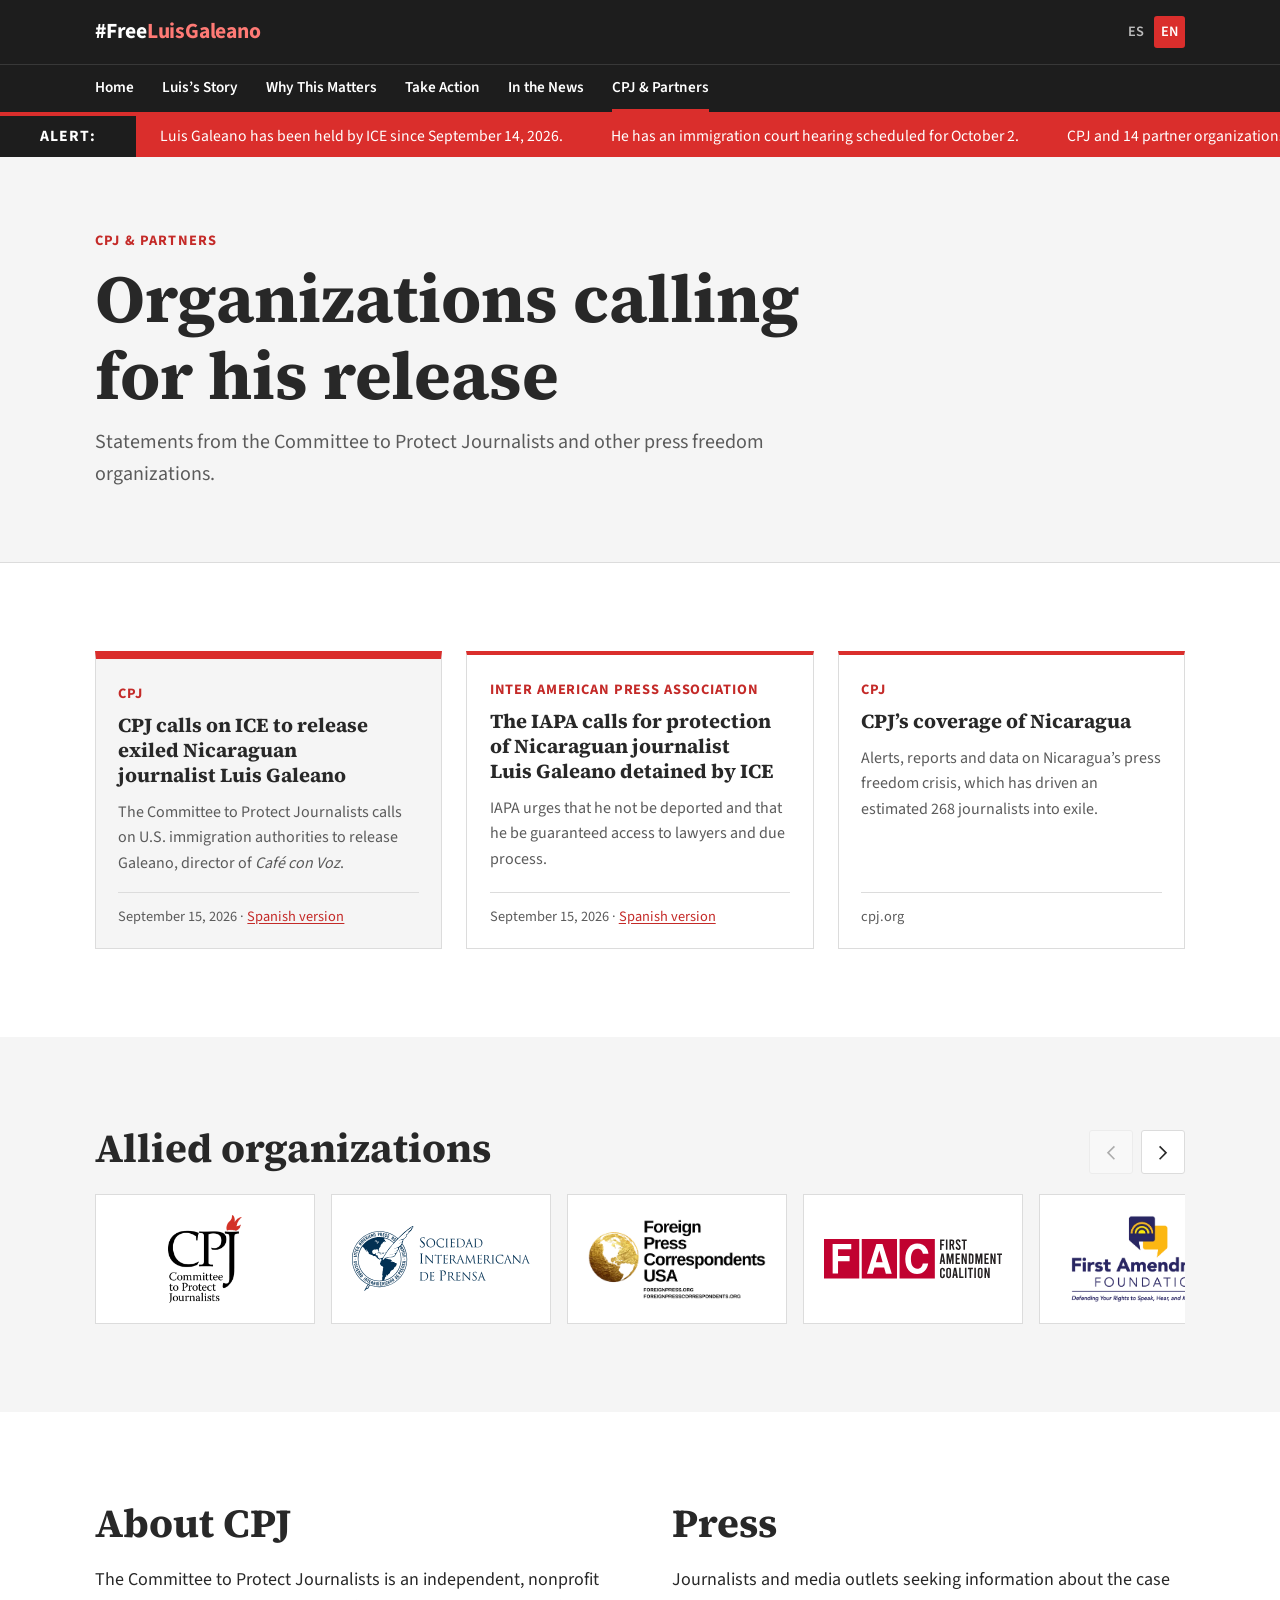
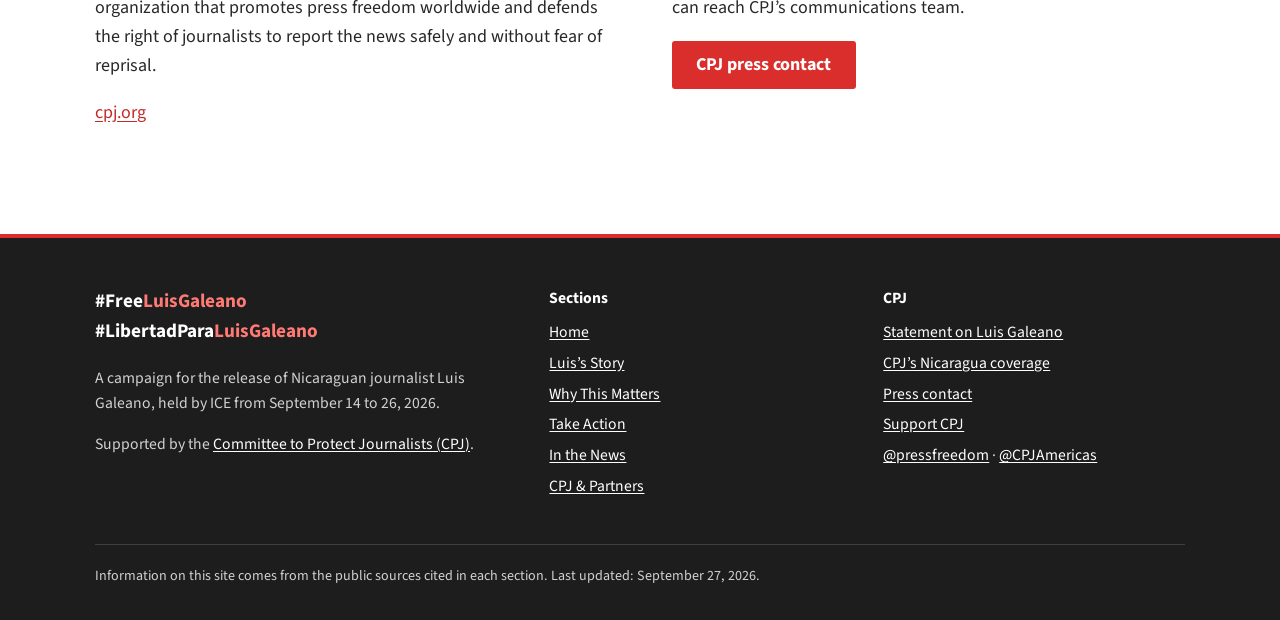
<file: english/cpj-and-partners/index.html>
<!doctype html>
<html lang="en">
<head>
<meta charset="utf-8">
<meta name="viewport" content="width=device-width, initial-scale=1">
<title>CPJ & Partners — #FreeLuisGaleano</title>
<meta name="description" content="Statements from CPJ, IAPA and other organizations calling for Luis Galeano’s release.">
<link rel="canonical" href="https://libertadparaluisgaleano.com/english/cpj-and-partners/">
<link rel="alternate" hreflang="es" href="https://libertadparaluisgaleano.com/cpj-y-aliados/">
<link rel="alternate" hreflang="en" href="https://libertadparaluisgaleano.com/english/cpj-and-partners/">
<link rel="alternate" hreflang="x-default" href="https://libertadparaluisgaleano.com/cpj-y-aliados/">
<meta property="og:type" content="website">
<meta property="og:site_name" content="#FreeLuisGaleano">
<meta property="og:title" content="CPJ & Partners — #FreeLuisGaleano">
<meta property="og:description" content="Statements from CPJ, IAPA and other organizations calling for Luis Galeano’s release.">
<meta property="og:url" content="https://libertadparaluisgaleano.com/english/cpj-and-partners/">
<meta property="og:image" content="https://libertadparaluisgaleano.com/assets/img/compartir-en.png?v=2">
<meta property="og:image:width" content="1200">
<meta property="og:image:height" content="630">
<meta property="og:locale" content="en_US">
<meta name="twitter:card" content="summary_large_image">
<meta name="theme-color" content="#1d1d1d">
<link rel="icon" href="../../assets/img/favicon.svg" type="image/svg+xml">
<link rel="preload" as="font" type="font/woff2" href="../../assets/fonts/source-sans-3-400-latin.woff2" crossorigin>
<link rel="preload" as="font" type="font/woff2" href="../../assets/fonts/source-serif-4-700-latin.woff2" crossorigin>
<link rel="stylesheet" href="../../assets/css/style.css">
<script src="../../assets/js/site.js" defer></script>
</head>
<body>

<a class="salto" href="#contenido">Skip to content</a>

<header class="cabecera">
  <div class="contenedor cabecera__barra">
    <a class="cabecera__logo" href="../../english/">#Free<span>LuisGaleano</span></a>
    <div class="cabecera__acciones">
      <nav class="idioma" aria-label="Language">
        <a href="../../cpj-y-aliados/" lang="es" hreflang="es" title="Español">ES</a>
        <a href="../../english/cpj-and-partners/" lang="en" hreflang="en" title="English" aria-current="page">EN</a>
      </nav>
      <button class="cabecera__menu" type="button" data-menu-boton aria-expanded="false" aria-controls="nav-panel"
              aria-label="Open menu" data-abrir="Open menu" data-cerrar="Close menu">
        <span></span><span></span>
      </button>
    </div>
  </div>
  <nav class="nav-panel" id="nav-panel" data-menu-panel data-abierto="false" aria-label="Main navigation">
    <ul class="contenedor">
      <li><a href="../../english/">Home</a></li>
      <li><a href="../../english/story/">Luis’s Story</a></li>
      <li><a href="../../english/why-this-matters/">Why This Matters</a></li>
      <li><a href="../../english/take-action/">Take Action</a></li>
      <li><a href="../../english/in-the-news/">In the News</a></li>
      <li><a href="../../english/cpj-and-partners/" aria-current="page">CPJ & Partners</a></li>
    </ul>
  </nav>
</header>

<aside class="alerta" aria-label="Alert">
  <p class="alerta__etiqueta">Alert:</p>
  <div class="alerta__ventana" data-alerta>
    <ul class="alerta__pista">
      <li>Luis Galeano has been held by ICE since September 14, 2026.</li>
      <li>He has an immigration court hearing scheduled for October 2.</li>
      <li>CPJ and 14 partner organizations call for his release. <a href="https://cpj.org/2026/09/cpj-partners-call-for-nicaraguan-journalist-luis-galeanos-release-from-ice-detention/" target="_blank" rel="noopener">Read the statement</a></li>
      <li>IAPA urges the U.S. not to deport him. <a href="https://en.sipiapa.org/the-iapa-calls-for-protection-of-nicaraguan-journalist-luis-galeano-detained-by-ice-n1301637" target="_blank" rel="noopener">Read more</a></li>
    </ul>
  </div>
</aside>

<main id="contenido">
  <header class="cabeza-pagina">
    <div class="contenedor">
      <p class="volanta">CPJ & partners</p>
      <h1>Organizations calling for his release</h1>
      <p>Statements from the Committee to Protect Journalists and other press freedom organizations.</p>
    </div>
  </header>

  <section class="seccion">
    <div class="contenedor">
      <ul class="tarjetas">
      <li class="tarjeta tarjeta--destacada">
        <p class="tarjeta__medio">CPJ</p>
        <h2 class="tarjeta__titulo"><a href="https://cpj.org/2026/09/cpj-calls-on-ice-to-release-exiled-nicaraguan-journalist-luis-galeano/" target="_blank" rel="noopener">CPJ calls on ICE to release exiled Nicaraguan journalist Luis Galeano</a></h2>
        <p class="tarjeta__resumen">The Committee to Protect Journalists calls on U.S. immigration authorities to release Galeano, director of <em>Café con Voz</em>.</p>
        <p class="tarjeta__meta"><time datetime="2026-09-15">September 15, 2026</time> · <a href="https://cpj.org/es/2026/09/el-cpj-pide-a-ice-que-libere-al-periodista-nicaraguense-exiliado-luis-galeano/" hreflang="es" target="_blank" rel="noopener">Spanish version</a></p>
      </li>
      <li class="tarjeta">
        <p class="tarjeta__medio">Inter American Press Association</p>
        <h2 class="tarjeta__titulo"><a href="https://en.sipiapa.org/the-iapa-calls-for-protection-of-nicaraguan-journalist-luis-galeano-detained-by-ice-n1301637" target="_blank" rel="noopener">The IAPA calls for protection of Nicaraguan journalist Luis Galeano detained by ICE</a></h2>
        <p class="tarjeta__resumen">IAPA urges that he not be deported and that he be guaranteed access to lawyers and due process.</p>
        <p class="tarjeta__meta"><time datetime="2026-09-15">September 15, 2026</time> · <a href="https://www.sipiapa.org/la-sip-reclama-proteccion-el-periodista-nicaraguense-luis-galeano-detenido-ice-n1301635" hreflang="es" target="_blank" rel="noopener">Spanish version</a></p>
      </li>
      <li class="tarjeta">
        <p class="tarjeta__medio">CPJ</p>
        <h2 class="tarjeta__titulo"><a href="https://cpj.org/americas/nicaragua/" target="_blank" rel="noopener">CPJ’s coverage of Nicaragua</a></h2>
        <p class="tarjeta__resumen">Alerts, reports and data on Nicaragua’s press freedom crisis, which has driven an estimated 268 journalists into exile.</p>
        <p class="tarjeta__meta">cpj.org</p>
      </li>
      </ul>
    </div>
  </section>

  <section class="seccion seccion--gris">
    <div class="contenedor carrusel" data-carrusel>
      <div class="carrusel__cabeza">
        <h2>Allied organizations</h2>
        <div class="carrusel__flechas">
          <button class="carrusel__flecha" type="button" data-carrusel-anterior aria-label="See previous logos" hidden><svg viewBox="0 0 24 24" aria-hidden="true"><path d="M15.4 4.6 7 13l8.4 8.4 1.4-1.4L9.8 13l7-7z"/></svg></button>
          <button class="carrusel__flecha" type="button" data-carrusel-siguiente aria-label="See more logos" hidden><svg viewBox="0 0 24 24" aria-hidden="true"><path d="M8.6 4.6 7.2 6l7 7-7 7 1.4 1.4L17 13z"/></svg></button>
        </div>
      </div>
      <ul class="carrusel__pista" data-carrusel-pista>
        <li>
          <a class="carrusel__logo" href="https://cpj.org/" target="_blank" rel="noopener">
            <img src="../../assets/img/logos/cpj.webp" alt="Committee to Protect Journalists" width="255" height="300" loading="lazy">
          </a>
        </li>
        <li>
          <a class="carrusel__logo" href="https://en.sipiapa.org/" target="_blank" rel="noopener">
            <img src="../../assets/img/logos/sip.svg" alt="Inter American Press Association" width="179" height="65" loading="lazy">
          </a>
        </li>
        <li>
          <a class="carrusel__logo" href="https://foreignpresscorrespondents.org/" target="_blank" rel="noopener">
            <img src="../../assets/img/logos/afpc.webp" alt="Association of Foreign Press Correspondents in the United States" width="459" height="206" loading="lazy">
          </a>
        </li>
        <li>
          <a class="carrusel__logo" href="https://firstamendmentcoalition.org/" target="_blank" rel="noopener">
            <img src="../../assets/img/logos/first-amendment-coalition.svg" alt="First Amendment Coalition" width="265" height="60" loading="lazy">
          </a>
        </li>
        <li>
          <a class="carrusel__logo" href="https://www.floridafaf.org/" target="_blank" rel="noopener">
            <img src="../../assets/img/logos/first-amendment-foundation.webp" alt="First Amendment Foundation" width="433" height="240" loading="lazy">
          </a>
        </li>
        <li>
          <a class="carrusel__logo" href="https://www.freepress.net/" target="_blank" rel="noopener">
            <img src="../../assets/img/logos/free-press.webp" alt="Free Press" width="300" height="300" loading="lazy">
          </a>
        </li>
        <li>
          <a class="carrusel__logo" href="https://freedom.press/" target="_blank" rel="noopener">
            <img src="../../assets/img/logos/freedom-of-the-press-foundation.svg" alt="Freedom of the Press Foundation" width="564" height="85" loading="lazy">
          </a>
        </li>
        <li>
          <a class="carrusel__logo" href="https://www.mediaanddemocracyproject.org/" target="_blank" rel="noopener">
            <img src="../../assets/img/logos/media-and-democracy-project.webp" alt="The Media and Democracy Project" width="192" height="240" loading="lazy">
          </a>
        </li>
        <li>
          <a class="carrusel__logo" href="https://nahj.org/" target="_blank" rel="noopener">
            <img src="../../assets/img/logos/nahj.webp" alt="National Association of Hispanic Journalists" width="494" height="240" loading="lazy">
          </a>
        </li>
        <li>
          <a class="carrusel__logo" href="https://nppa.org/" target="_blank" rel="noopener">
            <img src="../../assets/img/logos/nppa.svg" alt="National Press Photographers Association" width="113" height="31" loading="lazy">
          </a>
        </li>
        <li>
          <a class="carrusel__logo" href="https://pen.org/" target="_blank" rel="noopener">
            <img src="../../assets/img/logos/pen-america.svg" alt="PEN America" width="149" height="55" loading="lazy">
          </a>
        </li>
        <li>
          <a class="carrusel__logo" href="https://www.rtdna.org/" target="_blank" rel="noopener">
            <img src="../../assets/img/logos/rtdna.webp" alt="Radio Television Digital News Association" width="600" height="190" loading="lazy">
          </a>
        </li>
        <li>
          <a class="carrusel__logo" href="https://rsf.org/en" target="_blank" rel="noopener">
            <img src="../../assets/img/logos/rsf.svg" alt="Reporters Without Borders" width="190" height="48" loading="lazy">
          </a>
        </li>
        <li>
          <a class="carrusel__logo" href="https://www.sej.org/" target="_blank" rel="noopener">
            <img src="../../assets/img/logos/sej.webp" alt="Society of Environmental Journalists" width="200" height="200" loading="lazy">
          </a>
        </li>
        <li>
          <a class="carrusel__logo" href="https://www.spj.org/" target="_blank" rel="noopener">
            <img src="../../assets/img/logos/spj.webp" alt="Society of Professional Journalists" width="240" height="240" loading="lazy">
          </a>
        </li>
      </ul>
    </div>
  </section>

  <section class="seccion">
    <div class="contenedor dos-columnas">
      <div class="prosa">
        <h2>About CPJ</h2>
        <p>The Committee to Protect Journalists is an independent, nonprofit organization that promotes press freedom worldwide and defends the right of journalists to report the news safely and without fear of reprisal.</p>
        <p><a href="https://cpj.org/" target="_blank" rel="noopener">cpj.org</a></p>
      </div>
      <div class="prosa">
        <h2>Press</h2>
        <p>Journalists and media outlets seeking information about the case can reach CPJ’s communications team.</p>
        <p><a class="boton" href="https://cpj.org/press/" target="_blank" rel="noopener">CPJ press contact</a></p>
      </div>
    </div>
  </section>

</main>

<footer class="pie">
  <div class="contenedor">
    <div class="pie__rejilla">
      <div>
        <p class="pie__hashtags">#Free<span>LuisGaleano</span><br>#LibertadPara<span>LuisGaleano</span></p>
        <p>A campaign for the release of Nicaraguan journalist Luis Galeano, held by ICE from September 14 to 26, 2026.</p>
        <p>Supported by the <a href="https://cpj.org/" target="_blank" rel="noopener">Committee to Protect Journalists (CPJ)</a>.</p>
      </div>
      <nav aria-label="Sections">
        <p class="pie__titulo">Sections</p>
        <ul>
          <li><a href="../../english/">Home</a></li>
          <li><a href="../../english/story/">Luis’s Story</a></li>
          <li><a href="../../english/why-this-matters/">Why This Matters</a></li>
          <li><a href="../../english/take-action/">Take Action</a></li>
          <li><a href="../../english/in-the-news/">In the News</a></li>
          <li><a href="../../english/cpj-and-partners/">CPJ & Partners</a></li>
        </ul>
      </nav>
      <div>
        <p class="pie__titulo">CPJ</p>
        <ul>
          <li><a href="https://cpj.org/2026/09/cpj-calls-on-ice-to-release-exiled-nicaraguan-journalist-luis-galeano/" target="_blank" rel="noopener">Statement on Luis Galeano</a></li>
          <li><a href="https://cpj.org/americas/nicaragua/" target="_blank" rel="noopener">CPJ’s Nicaragua coverage</a></li>
          <li><a href="https://cpj.org/press/" target="_blank" rel="noopener">Press contact</a></li>
          <li><a href="https://cpj.org/about/donate/" target="_blank" rel="noopener">Support CPJ</a></li>
          <li><a href="https://x.com/pressfreedom" target="_blank" rel="noopener">@pressfreedom</a> · <a href="https://x.com/CPJAmericas" target="_blank" rel="noopener">@CPJAmericas</a></li>
        </ul>
      </div>
    </div>
    <p class="pie__legal">Information on this site comes from the public sources cited in each section. Last updated: September 27, 2026.</p>
  </div>
</footer>

</body>
</html>
</file>
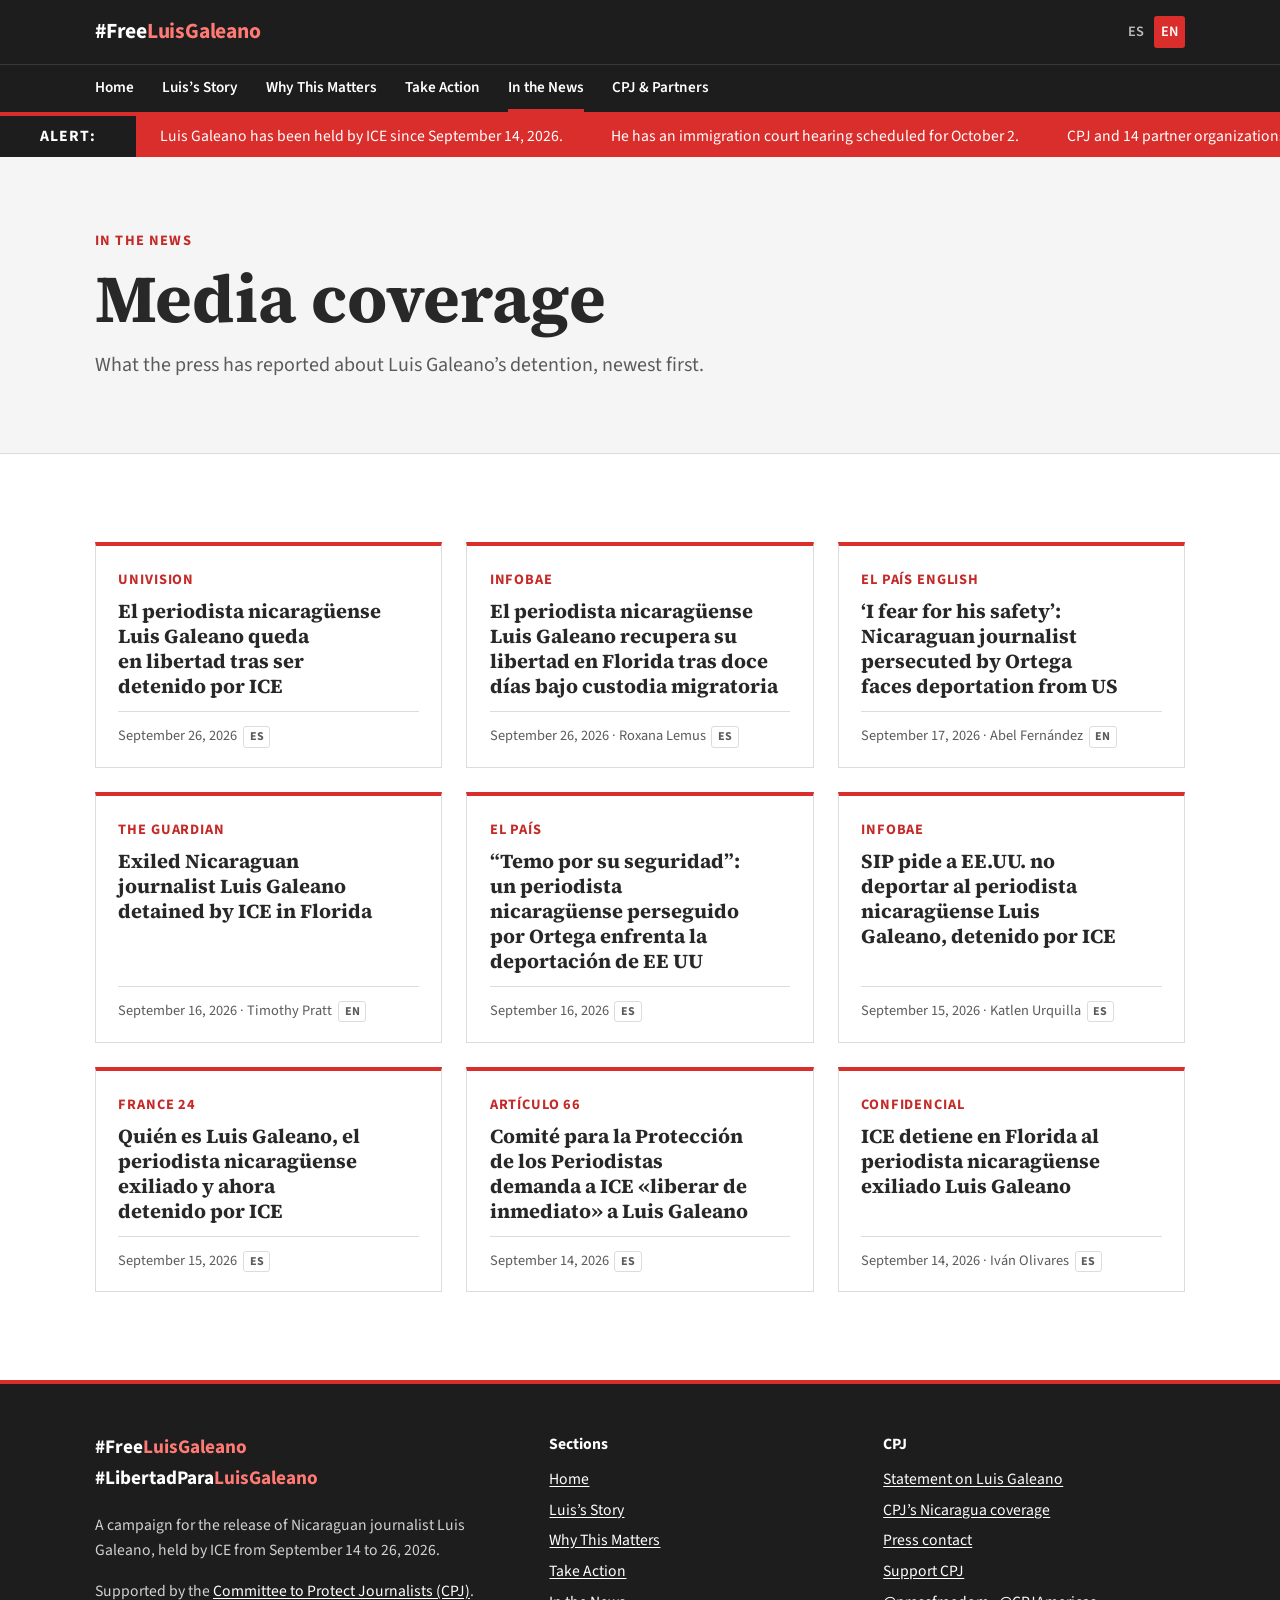
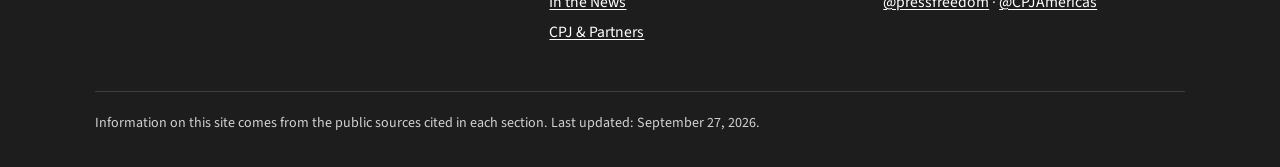
<file: english/in-the-news/index.html>
<!doctype html>
<html lang="en">
<head>
<meta charset="utf-8">
<meta name="viewport" content="width=device-width, initial-scale=1">
<title>In the News — #FreeLuisGaleano</title>
<meta name="description" content="Press coverage of ICE’s detention of Nicaraguan journalist Luis Galeano.">
<link rel="canonical" href="https://libertadparaluisgaleano.com/english/in-the-news/">
<link rel="alternate" hreflang="es" href="https://libertadparaluisgaleano.com/noticias/">
<link rel="alternate" hreflang="en" href="https://libertadparaluisgaleano.com/english/in-the-news/">
<link rel="alternate" hreflang="x-default" href="https://libertadparaluisgaleano.com/noticias/">
<meta property="og:type" content="website">
<meta property="og:site_name" content="#FreeLuisGaleano">
<meta property="og:title" content="In the News — #FreeLuisGaleano">
<meta property="og:description" content="Press coverage of ICE’s detention of Nicaraguan journalist Luis Galeano.">
<meta property="og:url" content="https://libertadparaluisgaleano.com/english/in-the-news/">
<meta property="og:image" content="https://libertadparaluisgaleano.com/assets/img/compartir-en.png?v=2">
<meta property="og:image:width" content="1200">
<meta property="og:image:height" content="630">
<meta property="og:locale" content="en_US">
<meta name="twitter:card" content="summary_large_image">
<meta name="theme-color" content="#1d1d1d">
<link rel="icon" href="../../assets/img/favicon.svg" type="image/svg+xml">
<link rel="preload" as="font" type="font/woff2" href="../../assets/fonts/source-sans-3-400-latin.woff2" crossorigin>
<link rel="preload" as="font" type="font/woff2" href="../../assets/fonts/source-serif-4-700-latin.woff2" crossorigin>
<link rel="stylesheet" href="../../assets/css/style.css">
<script src="../../assets/js/site.js" defer></script>
</head>
<body>

<a class="salto" href="#contenido">Skip to content</a>

<header class="cabecera">
  <div class="contenedor cabecera__barra">
    <a class="cabecera__logo" href="../../english/">#Free<span>LuisGaleano</span></a>
    <div class="cabecera__acciones">
      <nav class="idioma" aria-label="Language">
        <a href="../../noticias/" lang="es" hreflang="es" title="Español">ES</a>
        <a href="../../english/in-the-news/" lang="en" hreflang="en" title="English" aria-current="page">EN</a>
      </nav>
      <button class="cabecera__menu" type="button" data-menu-boton aria-expanded="false" aria-controls="nav-panel"
              aria-label="Open menu" data-abrir="Open menu" data-cerrar="Close menu">
        <span></span><span></span>
      </button>
    </div>
  </div>
  <nav class="nav-panel" id="nav-panel" data-menu-panel data-abierto="false" aria-label="Main navigation">
    <ul class="contenedor">
      <li><a href="../../english/">Home</a></li>
      <li><a href="../../english/story/">Luis’s Story</a></li>
      <li><a href="../../english/why-this-matters/">Why This Matters</a></li>
      <li><a href="../../english/take-action/">Take Action</a></li>
      <li><a href="../../english/in-the-news/" aria-current="page">In the News</a></li>
      <li><a href="../../english/cpj-and-partners/">CPJ & Partners</a></li>
    </ul>
  </nav>
</header>

<aside class="alerta" aria-label="Alert">
  <p class="alerta__etiqueta">Alert:</p>
  <div class="alerta__ventana" data-alerta>
    <ul class="alerta__pista">
      <li>Luis Galeano has been held by ICE since September 14, 2026.</li>
      <li>He has an immigration court hearing scheduled for October 2.</li>
      <li>CPJ and 14 partner organizations call for his release. <a href="https://cpj.org/2026/09/cpj-partners-call-for-nicaraguan-journalist-luis-galeanos-release-from-ice-detention/" target="_blank" rel="noopener">Read the statement</a></li>
      <li>IAPA urges the U.S. not to deport him. <a href="https://en.sipiapa.org/the-iapa-calls-for-protection-of-nicaraguan-journalist-luis-galeano-detained-by-ice-n1301637" target="_blank" rel="noopener">Read more</a></li>
    </ul>
  </div>
</aside>

<main id="contenido">
  <header class="cabeza-pagina">
    <div class="contenedor">
      <p class="volanta">In the news</p>
      <h1>Media coverage</h1>
      <p>What the press has reported about Luis Galeano’s detention, newest first.</p>
    </div>
  </header>

  <section class="seccion">
    <div class="contenedor">
      <ul class="tarjetas">
      <!-- noticias:inicio · generado por scripts/actualizar_noticias.py, no editar a mano -->
      <li class="tarjeta">
        <p class="tarjeta__medio">Univision</p>
        <h2 class="tarjeta__titulo"><a href="https://www.univision.com/noticias/inmigracion/periodista-nicaraguense-luis-galeano-queda-en-libertad-tras-ser-detenido-por-ice-en-florida" hreflang="es" target="_blank" rel="noopener">El periodista nicaragüense Luis Galeano queda en libertad tras ser detenido por ICE</a></h2>
        <p class="tarjeta__meta"><time datetime="2026-09-26">September 26, 2026</time><span class="tarjeta__idioma" title="Language">ES</span></p>
      </li>
      <li class="tarjeta">
        <p class="tarjeta__medio">Infobae</p>
        <h2 class="tarjeta__titulo"><a href="https://www.infobae.com/nicaragua/2026/09/26/el-periodista-nicaraguense-luis-galeano-recupera-su-libertad-en-florida-tras-doce-dias-bajo-custodia-migratoria/" hreflang="es" target="_blank" rel="noopener">El periodista nicaragüense Luis Galeano recupera su libertad en Florida tras doce días bajo custodia migratoria</a></h2>
        <p class="tarjeta__meta"><time datetime="2026-09-26">September 26, 2026</time> · Roxana Lemus<span class="tarjeta__idioma" title="Language">ES</span></p>
      </li>
      <li class="tarjeta">
        <p class="tarjeta__medio">EL PAÍS English</p>
        <h2 class="tarjeta__titulo"><a href="https://english.elpais.com/international/2026-09-17/i-fear-for-his-safety-nicaraguan-journalist-persecuted-by-ortega-faces-deportation-from-us.html" hreflang="en" target="_blank" rel="noopener">‘I fear for his safety’: Nicaraguan journalist persecuted by Ortega faces deportation from US</a></h2>
        <p class="tarjeta__meta"><time datetime="2026-09-17">September 17, 2026</time> · Abel Fernández<span class="tarjeta__idioma" title="Language">EN</span></p>
      </li>
      <li class="tarjeta">
        <p class="tarjeta__medio">The Guardian</p>
        <h2 class="tarjeta__titulo"><a href="https://www.theguardian.com/us-news/2026/sep/16/nicaraguan-journalist-luis-galeano-detained-ice" hreflang="en" target="_blank" rel="noopener">Exiled Nicaraguan journalist Luis Galeano detained by ICE in Florida</a></h2>
        <p class="tarjeta__meta"><time datetime="2026-09-16">September 16, 2026</time> · Timothy Pratt<span class="tarjeta__idioma" title="Language">EN</span></p>
      </li>
      <li class="tarjeta">
        <p class="tarjeta__medio">EL PAÍS</p>
        <h2 class="tarjeta__titulo"><a href="https://elpais.com/us/migracion/2026-09-16/temo-por-su-seguridad-un-periodista-nicaraguense-perseguido-por-ortega-enfrenta-la-deportacion-de-ee-uu.html" hreflang="es" target="_blank" rel="noopener">“Temo por su seguridad”: un periodista nicaragüense perseguido por Ortega enfrenta la deportación de EE UU</a></h2>
        <p class="tarjeta__meta"><time datetime="2026-09-16">September 16, 2026</time><span class="tarjeta__idioma" title="Language">ES</span></p>
      </li>
      <li class="tarjeta">
        <p class="tarjeta__medio">Infobae</p>
        <h2 class="tarjeta__titulo"><a href="https://www.infobae.com/nicaragua/2026/09/15/sip-pide-a-eeuu-no-deportar-al-periodista-nicaraguense-luis-galeano-detenido-por-ice/" hreflang="es" target="_blank" rel="noopener">SIP pide a EE.UU. no deportar al periodista nicaragüense Luis Galeano, detenido por ICE</a></h2>
        <p class="tarjeta__meta"><time datetime="2026-09-15">September 15, 2026</time> · Katlen Urquilla<span class="tarjeta__idioma" title="Language">ES</span></p>
      </li>
      <li class="tarjeta">
        <p class="tarjeta__medio">France 24</p>
        <h2 class="tarjeta__titulo"><a href="https://www.france24.com/es/am%C3%A9rica-latina/20260915-qui%C3%A9n-es-luis-galeano-el-periodista-nicarag%C3%BCense-exiliado-y-ahora-detenido-por-ice" hreflang="es" target="_blank" rel="noopener">Quién es Luis Galeano, el periodista nicaragüense exiliado y ahora detenido por ICE</a></h2>
        <p class="tarjeta__meta"><time datetime="2026-09-15">September 15, 2026</time><span class="tarjeta__idioma" title="Language">ES</span></p>
      </li>
      <li class="tarjeta">
        <p class="tarjeta__medio">Artículo 66</p>
        <h2 class="tarjeta__titulo"><a href="https://www.articulo66.com/2026/09/14/cpj-detencion-luis-galeano-autoridades-deben-liberarlo-inmediato" hreflang="es" target="_blank" rel="noopener">Comité para la Protección de los Periodistas demanda a ICE «liberar de inmediato» a Luis Galeano</a></h2>
        <p class="tarjeta__meta"><time datetime="2026-09-14">September 14, 2026</time><span class="tarjeta__idioma" title="Language">ES</span></p>
      </li>
      <li class="tarjeta">
        <p class="tarjeta__medio">Confidencial</p>
        <h2 class="tarjeta__titulo"><a href="https://confidencial.digital/noticias/ice-detiene-en-florida-al-periodista-nicaraguense-exiliado-luis-galeano/" hreflang="es" target="_blank" rel="noopener">ICE detiene en Florida al periodista nicaragüense exiliado Luis Galeano</a></h2>
        <p class="tarjeta__meta"><time datetime="2026-09-14">September 14, 2026</time> · Iván Olivares<span class="tarjeta__idioma" title="Language">ES</span></p>
      </li>
      <!-- noticias:fin -->
      </ul>
    </div>
  </section>

</main>

<footer class="pie">
  <div class="contenedor">
    <div class="pie__rejilla">
      <div>
        <p class="pie__hashtags">#Free<span>LuisGaleano</span><br>#LibertadPara<span>LuisGaleano</span></p>
        <p>A campaign for the release of Nicaraguan journalist Luis Galeano, held by ICE from September 14 to 26, 2026.</p>
        <p>Supported by the <a href="https://cpj.org/" target="_blank" rel="noopener">Committee to Protect Journalists (CPJ)</a>.</p>
      </div>
      <nav aria-label="Sections">
        <p class="pie__titulo">Sections</p>
        <ul>
          <li><a href="../../english/">Home</a></li>
          <li><a href="../../english/story/">Luis’s Story</a></li>
          <li><a href="../../english/why-this-matters/">Why This Matters</a></li>
          <li><a href="../../english/take-action/">Take Action</a></li>
          <li><a href="../../english/in-the-news/">In the News</a></li>
          <li><a href="../../english/cpj-and-partners/">CPJ & Partners</a></li>
        </ul>
      </nav>
      <div>
        <p class="pie__titulo">CPJ</p>
        <ul>
          <li><a href="https://cpj.org/2026/09/cpj-calls-on-ice-to-release-exiled-nicaraguan-journalist-luis-galeano/" target="_blank" rel="noopener">Statement on Luis Galeano</a></li>
          <li><a href="https://cpj.org/americas/nicaragua/" target="_blank" rel="noopener">CPJ’s Nicaragua coverage</a></li>
          <li><a href="https://cpj.org/press/" target="_blank" rel="noopener">Press contact</a></li>
          <li><a href="https://cpj.org/about/donate/" target="_blank" rel="noopener">Support CPJ</a></li>
          <li><a href="https://x.com/pressfreedom" target="_blank" rel="noopener">@pressfreedom</a> · <a href="https://x.com/CPJAmericas" target="_blank" rel="noopener">@CPJAmericas</a></li>
        </ul>
      </div>
    </div>
    <p class="pie__legal">Information on this site comes from the public sources cited in each section. Last updated: September 27, 2026.</p>
  </div>
</footer>

</body>
</html>
</file>
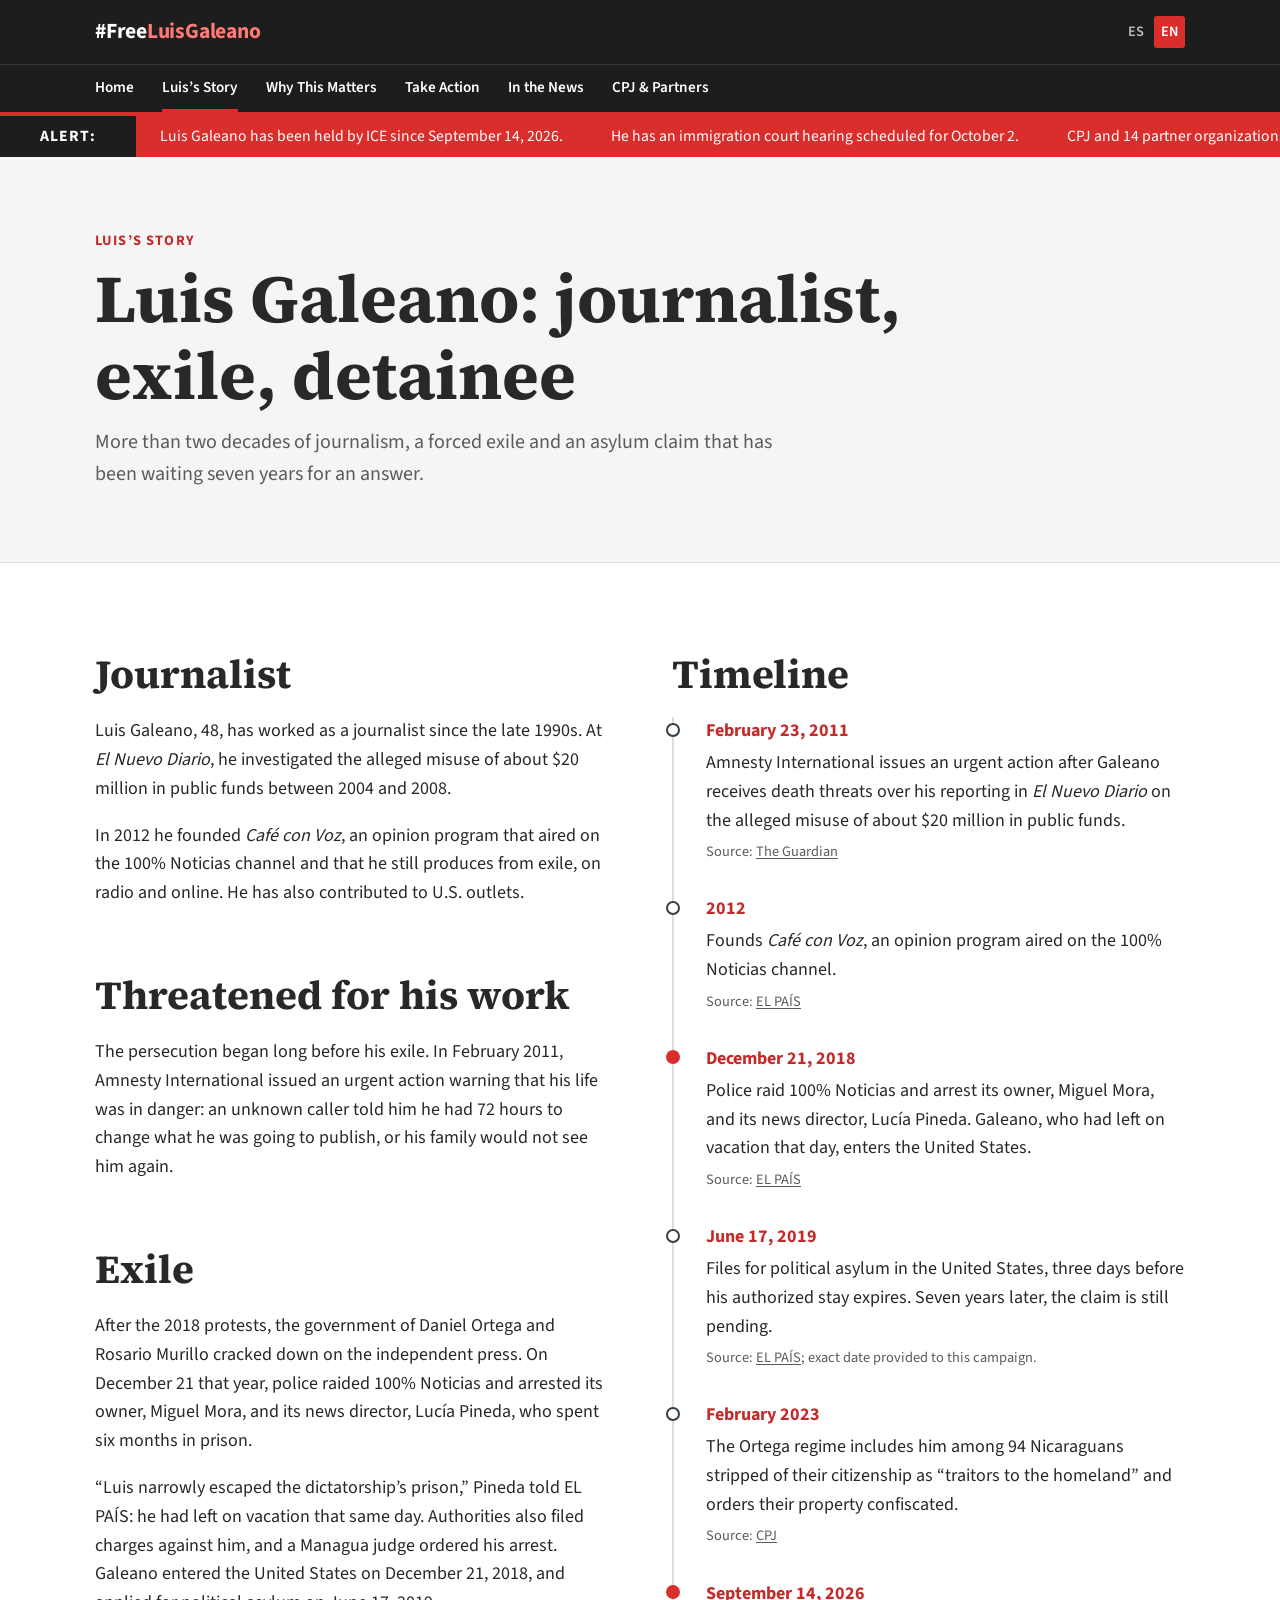
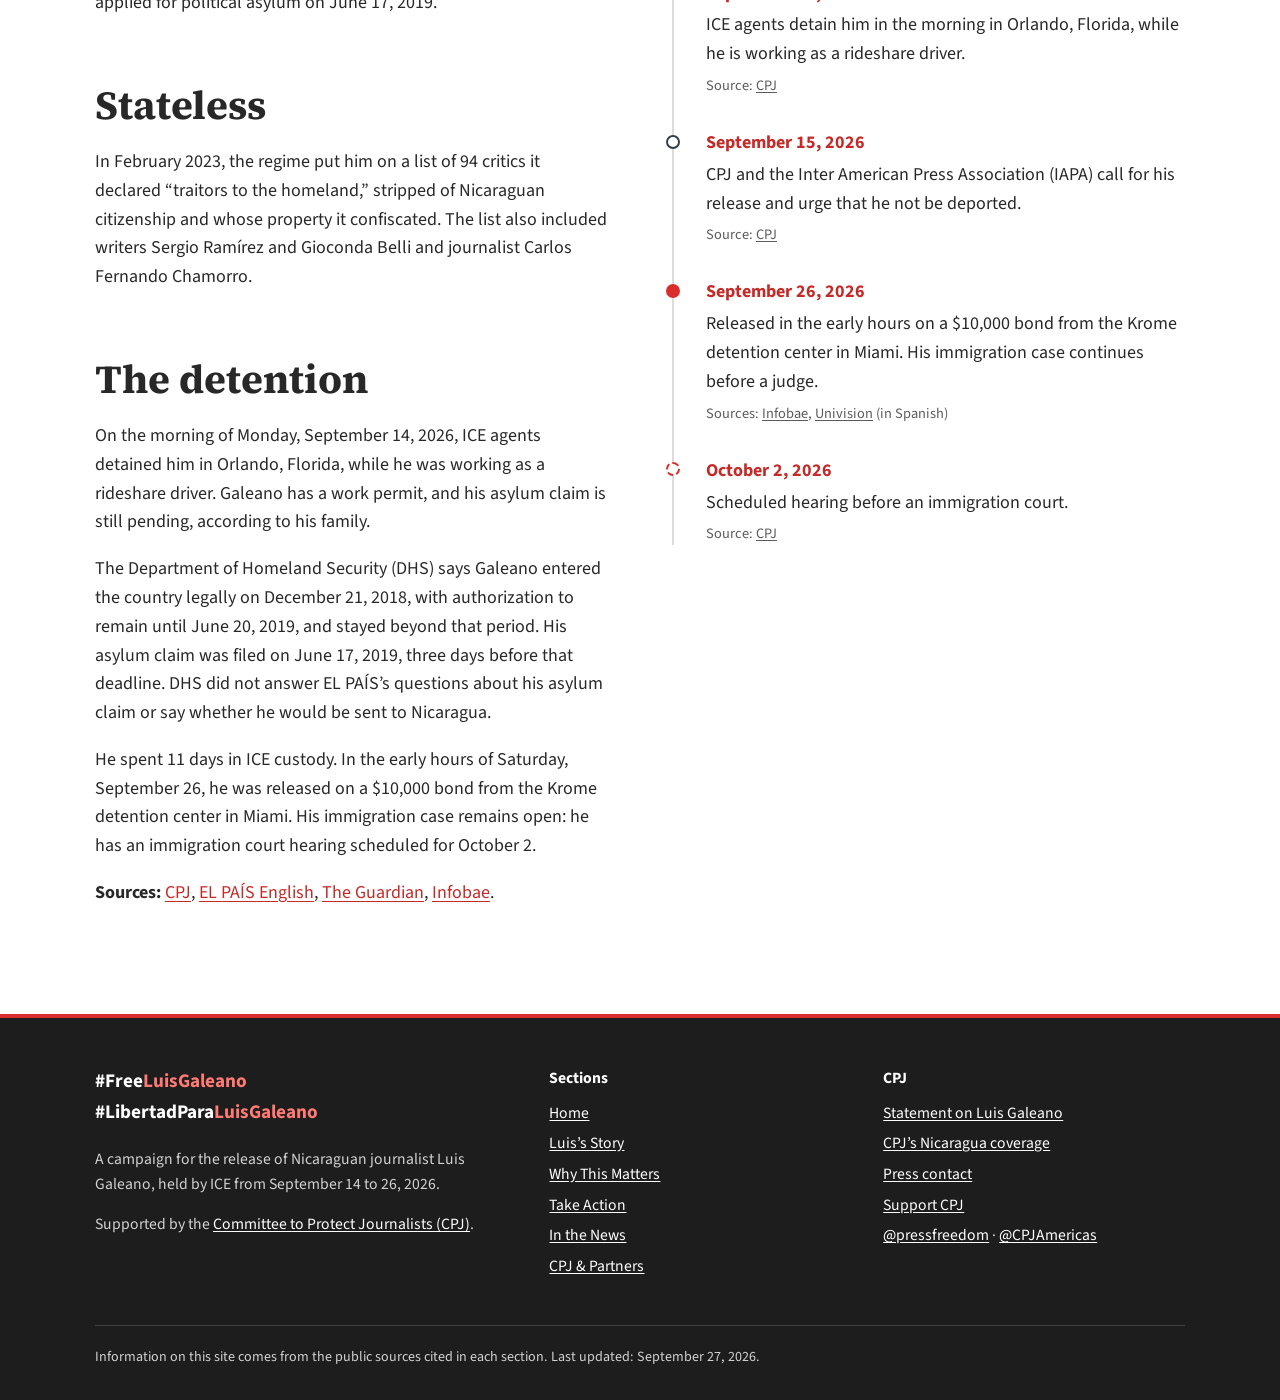
<file: english/story/index.html>
<!doctype html>
<html lang="en">
<head>
<meta charset="utf-8">
<meta name="viewport" content="width=device-width, initial-scale=1">
<title>Luis’s Story — #FreeLuisGaleano</title>
<meta name="description" content="Who is Luis Galeano: Nicaraguan journalist, director of Café con Voz, in exile since 2018 and detained by ICE in September 2026.">
<link rel="canonical" href="https://libertadparaluisgaleano.com/english/story/">
<link rel="alternate" hreflang="es" href="https://libertadparaluisgaleano.com/historia/">
<link rel="alternate" hreflang="en" href="https://libertadparaluisgaleano.com/english/story/">
<link rel="alternate" hreflang="x-default" href="https://libertadparaluisgaleano.com/historia/">
<meta property="og:type" content="website">
<meta property="og:site_name" content="#FreeLuisGaleano">
<meta property="og:title" content="Luis’s Story — #FreeLuisGaleano">
<meta property="og:description" content="Who is Luis Galeano: Nicaraguan journalist, director of Café con Voz, in exile since 2018 and detained by ICE in September 2026.">
<meta property="og:url" content="https://libertadparaluisgaleano.com/english/story/">
<meta property="og:image" content="https://libertadparaluisgaleano.com/assets/img/compartir-en.png?v=2">
<meta property="og:image:width" content="1200">
<meta property="og:image:height" content="630">
<meta property="og:locale" content="en_US">
<meta name="twitter:card" content="summary_large_image">
<meta name="theme-color" content="#1d1d1d">
<link rel="icon" href="../../assets/img/favicon.svg" type="image/svg+xml">
<link rel="preload" as="font" type="font/woff2" href="../../assets/fonts/source-sans-3-400-latin.woff2" crossorigin>
<link rel="preload" as="font" type="font/woff2" href="../../assets/fonts/source-serif-4-700-latin.woff2" crossorigin>
<link rel="stylesheet" href="../../assets/css/style.css">
<script src="../../assets/js/site.js" defer></script>
</head>
<body>

<a class="salto" href="#contenido">Skip to content</a>

<header class="cabecera">
  <div class="contenedor cabecera__barra">
    <a class="cabecera__logo" href="../../english/">#Free<span>LuisGaleano</span></a>
    <div class="cabecera__acciones">
      <nav class="idioma" aria-label="Language">
        <a href="../../historia/" lang="es" hreflang="es" title="Español">ES</a>
        <a href="../../english/story/" lang="en" hreflang="en" title="English" aria-current="page">EN</a>
      </nav>
      <button class="cabecera__menu" type="button" data-menu-boton aria-expanded="false" aria-controls="nav-panel"
              aria-label="Open menu" data-abrir="Open menu" data-cerrar="Close menu">
        <span></span><span></span>
      </button>
    </div>
  </div>
  <nav class="nav-panel" id="nav-panel" data-menu-panel data-abierto="false" aria-label="Main navigation">
    <ul class="contenedor">
      <li><a href="../../english/">Home</a></li>
      <li><a href="../../english/story/" aria-current="page">Luis’s Story</a></li>
      <li><a href="../../english/why-this-matters/">Why This Matters</a></li>
      <li><a href="../../english/take-action/">Take Action</a></li>
      <li><a href="../../english/in-the-news/">In the News</a></li>
      <li><a href="../../english/cpj-and-partners/">CPJ & Partners</a></li>
    </ul>
  </nav>
</header>

<aside class="alerta" aria-label="Alert">
  <p class="alerta__etiqueta">Alert:</p>
  <div class="alerta__ventana" data-alerta>
    <ul class="alerta__pista">
      <li>Luis Galeano has been held by ICE since September 14, 2026.</li>
      <li>He has an immigration court hearing scheduled for October 2.</li>
      <li>CPJ and 14 partner organizations call for his release. <a href="https://cpj.org/2026/09/cpj-partners-call-for-nicaraguan-journalist-luis-galeanos-release-from-ice-detention/" target="_blank" rel="noopener">Read the statement</a></li>
      <li>IAPA urges the U.S. not to deport him. <a href="https://en.sipiapa.org/the-iapa-calls-for-protection-of-nicaraguan-journalist-luis-galeano-detained-by-ice-n1301637" target="_blank" rel="noopener">Read more</a></li>
    </ul>
  </div>
</aside>

<main id="contenido">
  <header class="cabeza-pagina">
    <div class="contenedor">
      <p class="volanta">Luis’s story</p>
      <h1>Luis Galeano: journalist, exile, detainee</h1>
      <p>More than two decades of journalism, a forced exile and an asylum claim that has been waiting seven years for an answer.</p>
    </div>
  </header>

  <section class="seccion">
    <div class="contenedor dos-columnas">
      <div class="prosa">
        <h2>Journalist</h2>
        <p>Luis Galeano, 48, has worked as a journalist since the late 1990s. At <em>El Nuevo Diario</em>, he investigated the alleged misuse of about $20 million in public funds between 2004 and 2008.</p>
        <p>In 2012 he founded <em>Café con Voz</em>, an opinion program that aired on the 100% Noticias channel and that he still produces from exile, on radio and online. He has also contributed to U.S. outlets.</p>

        <h2>Threatened for his work</h2>
        <p>The persecution began long before his exile. In February 2011, Amnesty International issued an urgent action warning that his life was in danger: an unknown caller told him he had 72 hours to change what he was going to publish, or his family would not see him again.</p>

        <h2>Exile</h2>
        <p>After the 2018 protests, the government of Daniel Ortega and Rosario Murillo cracked down on the independent press. On December 21 that year, police raided 100% Noticias and arrested its owner, Miguel Mora, and its news director, Lucía Pineda, who spent six months in prison.</p>
        <p>“Luis narrowly escaped the dictatorship’s prison,” Pineda told EL PAÍS: he had left on vacation that same day. Authorities also filed charges against him, and a Managua judge ordered his arrest. Galeano entered the United States on December 21, 2018, and applied for political asylum on June 17, 2019.</p>

        <h2>Stateless</h2>
        <p>In February 2023, the regime put him on a list of 94 critics it declared “traitors to the homeland,” stripped of Nicaraguan citizenship and whose property it confiscated. The list also included writers Sergio Ramírez and Gioconda Belli and journalist Carlos Fernando Chamorro.</p>

        <h2>The detention</h2>
        <p>On the morning of Monday, September 14, 2026, ICE agents detained him in Orlando, Florida, while he was working as a rideshare driver. Galeano has a work permit, and his asylum claim is still pending, according to his family.</p>
        <p>The Department of Homeland Security (DHS) says Galeano entered the country legally on December 21, 2018, with authorization to remain until June 20, 2019, and stayed beyond that period. His asylum claim was filed on June 17, 2019, three days before that deadline. DHS did not answer EL PAÍS’s questions about his asylum claim or say whether he would be sent to Nicaragua.</p>
        <p>He spent 11 days in ICE custody. In the early hours of Saturday, September 26, he was released on a $10,000 bond from the Krome detention center in Miami. His immigration case remains open: he has an immigration court hearing scheduled for October 2.</p>
        <p><strong>Sources:</strong> <a href="https://cpj.org/2026/09/cpj-calls-on-ice-to-release-exiled-nicaraguan-journalist-luis-galeano/" target="_blank" rel="noopener">CPJ</a>, <a href="https://english.elpais.com/international/2026-09-17/i-fear-for-his-safety-nicaraguan-journalist-persecuted-by-ortega-faces-deportation-from-us.html" target="_blank" rel="noopener">EL PAÍS English</a>, <a href="https://www.theguardian.com/us-news/2026/sep/16/nicaraguan-journalist-luis-galeano-detained-ice" target="_blank" rel="noopener">The Guardian</a>, <a href="https://www.infobae.com/nicaragua/2026/09/15/sip-pide-a-eeuu-no-deportar-al-periodista-nicaraguense-luis-galeano-detenido-por-ice/" target="_blank" rel="noopener">Infobae</a>.</p>
      </div>
      <div>
        <h2>Timeline</h2>
        <ol class="cronologia">
        <li class="cronologia__item">
          <p class="cronologia__fecha"><time datetime="2011-02-23">February 23, 2011</time></p>
          <p class="cronologia__texto">Amnesty International issues an urgent action after Galeano receives death threats over his reporting in <em>El Nuevo Diario</em> on the alleged misuse of about $20 million in public funds.</p>
          <p class="cronologia__fuentes">Source: <a href="https://www.theguardian.com/us-news/2026/sep/16/nicaraguan-journalist-luis-galeano-detained-ice" target="_blank" rel="noopener">The Guardian</a></p>
        </li>
        <li class="cronologia__item">
          <p class="cronologia__fecha"><time datetime="2012">2012</time></p>
          <p class="cronologia__texto">Founds <em>Café con Voz</em>, an opinion program aired on the 100% Noticias channel.</p>
          <p class="cronologia__fuentes">Source: <a href="https://english.elpais.com/international/2026-09-17/i-fear-for-his-safety-nicaraguan-journalist-persecuted-by-ortega-faces-deportation-from-us.html" target="_blank" rel="noopener">EL PAÍS</a></p>
        </li>
        <li class="cronologia__item cronologia__item--hito">
          <p class="cronologia__fecha"><time datetime="2018-12-21">December 21, 2018</time></p>
          <p class="cronologia__texto">Police raid 100% Noticias and arrest its owner, Miguel Mora, and its news director, Lucía Pineda. Galeano, who had left on vacation that day, enters the United States.</p>
          <p class="cronologia__fuentes">Source: <a href="https://english.elpais.com/international/2026-09-17/i-fear-for-his-safety-nicaraguan-journalist-persecuted-by-ortega-faces-deportation-from-us.html" target="_blank" rel="noopener">EL PAÍS</a></p>
        </li>
        <li class="cronologia__item">
          <p class="cronologia__fecha"><time datetime="2019-06-17">June 17, 2019</time></p>
          <p class="cronologia__texto">Files for political asylum in the United States, three days before his authorized stay expires. Seven years later, the claim is still pending.</p>
          <p class="cronologia__fuentes">Source: <a href="https://english.elpais.com/international/2026-09-17/i-fear-for-his-safety-nicaraguan-journalist-persecuted-by-ortega-faces-deportation-from-us.html" target="_blank" rel="noopener">EL PAÍS</a>; exact date provided to this campaign.</p>
        </li>
        <li class="cronologia__item">
          <p class="cronologia__fecha"><time datetime="2023-02">February 2023</time></p>
          <p class="cronologia__texto">The Ortega regime includes him among 94 Nicaraguans stripped of their citizenship as “traitors to the homeland” and orders their property confiscated.</p>
          <p class="cronologia__fuentes">Source: <a href="https://cpj.org/2026/09/cpj-calls-on-ice-to-release-exiled-nicaraguan-journalist-luis-galeano/" target="_blank" rel="noopener">CPJ</a></p>
        </li>
        <li class="cronologia__item cronologia__item--hito">
          <p class="cronologia__fecha"><time datetime="2026-09-14">September 14, 2026</time></p>
          <p class="cronologia__texto">ICE agents detain him in the morning in Orlando, Florida, while he is working as a rideshare driver.</p>
          <p class="cronologia__fuentes">Source: <a href="https://cpj.org/2026/09/cpj-calls-on-ice-to-release-exiled-nicaraguan-journalist-luis-galeano/" target="_blank" rel="noopener">CPJ</a></p>
        </li>
        <li class="cronologia__item">
          <p class="cronologia__fecha"><time datetime="2026-09-15">September 15, 2026</time></p>
          <p class="cronologia__texto">CPJ and the Inter American Press Association (IAPA) call for his release and urge that he not be deported.</p>
          <p class="cronologia__fuentes">Source: <a href="https://cpj.org/2026/09/cpj-calls-on-ice-to-release-exiled-nicaraguan-journalist-luis-galeano/" target="_blank" rel="noopener">CPJ</a></p>
        </li>
        <li class="cronologia__item cronologia__item--hito">
          <p class="cronologia__fecha"><time datetime="2026-09-26">September 26, 2026</time></p>
          <p class="cronologia__texto">Released in the early hours on a $10,000 bond from the Krome detention center in Miami. His immigration case continues before a judge.</p>
          <p class="cronologia__fuentes">Sources: <a href="https://www.infobae.com/nicaragua/2026/09/26/el-periodista-nicaraguense-luis-galeano-recupera-su-libertad-en-florida-tras-doce-dias-bajo-custodia-migratoria/" hreflang="es" target="_blank" rel="noopener">Infobae</a>, <a href="https://www.univision.com/noticias/inmigracion/periodista-nicaraguense-luis-galeano-queda-en-libertad-tras-ser-detenido-por-ice-en-florida" hreflang="es" target="_blank" rel="noopener">Univision</a> (in Spanish)</p>
        </li>
        <li class="cronologia__item cronologia__item--proximo">
          <p class="cronologia__fecha"><time datetime="2026-10-02">October 2, 2026</time></p>
          <p class="cronologia__texto">Scheduled hearing before an immigration court.</p>
          <p class="cronologia__fuentes">Source: <a href="https://cpj.org/2026/09/cpj-calls-on-ice-to-release-exiled-nicaraguan-journalist-luis-galeano/" target="_blank" rel="noopener">CPJ</a></p>
        </li>
        </ol>
      </div>
    </div>
  </section>

</main>

<footer class="pie">
  <div class="contenedor">
    <div class="pie__rejilla">
      <div>
        <p class="pie__hashtags">#Free<span>LuisGaleano</span><br>#LibertadPara<span>LuisGaleano</span></p>
        <p>A campaign for the release of Nicaraguan journalist Luis Galeano, held by ICE from September 14 to 26, 2026.</p>
        <p>Supported by the <a href="https://cpj.org/" target="_blank" rel="noopener">Committee to Protect Journalists (CPJ)</a>.</p>
      </div>
      <nav aria-label="Sections">
        <p class="pie__titulo">Sections</p>
        <ul>
          <li><a href="../../english/">Home</a></li>
          <li><a href="../../english/story/">Luis’s Story</a></li>
          <li><a href="../../english/why-this-matters/">Why This Matters</a></li>
          <li><a href="../../english/take-action/">Take Action</a></li>
          <li><a href="../../english/in-the-news/">In the News</a></li>
          <li><a href="../../english/cpj-and-partners/">CPJ & Partners</a></li>
        </ul>
      </nav>
      <div>
        <p class="pie__titulo">CPJ</p>
        <ul>
          <li><a href="https://cpj.org/2026/09/cpj-calls-on-ice-to-release-exiled-nicaraguan-journalist-luis-galeano/" target="_blank" rel="noopener">Statement on Luis Galeano</a></li>
          <li><a href="https://cpj.org/americas/nicaragua/" target="_blank" rel="noopener">CPJ’s Nicaragua coverage</a></li>
          <li><a href="https://cpj.org/press/" target="_blank" rel="noopener">Press contact</a></li>
          <li><a href="https://cpj.org/about/donate/" target="_blank" rel="noopener">Support CPJ</a></li>
          <li><a href="https://x.com/pressfreedom" target="_blank" rel="noopener">@pressfreedom</a> · <a href="https://x.com/CPJAmericas" target="_blank" rel="noopener">@CPJAmericas</a></li>
        </ul>
      </div>
    </div>
    <p class="pie__legal">Information on this site comes from the public sources cited in each section. Last updated: September 27, 2026.</p>
  </div>
</footer>

</body>
</html>
</file>
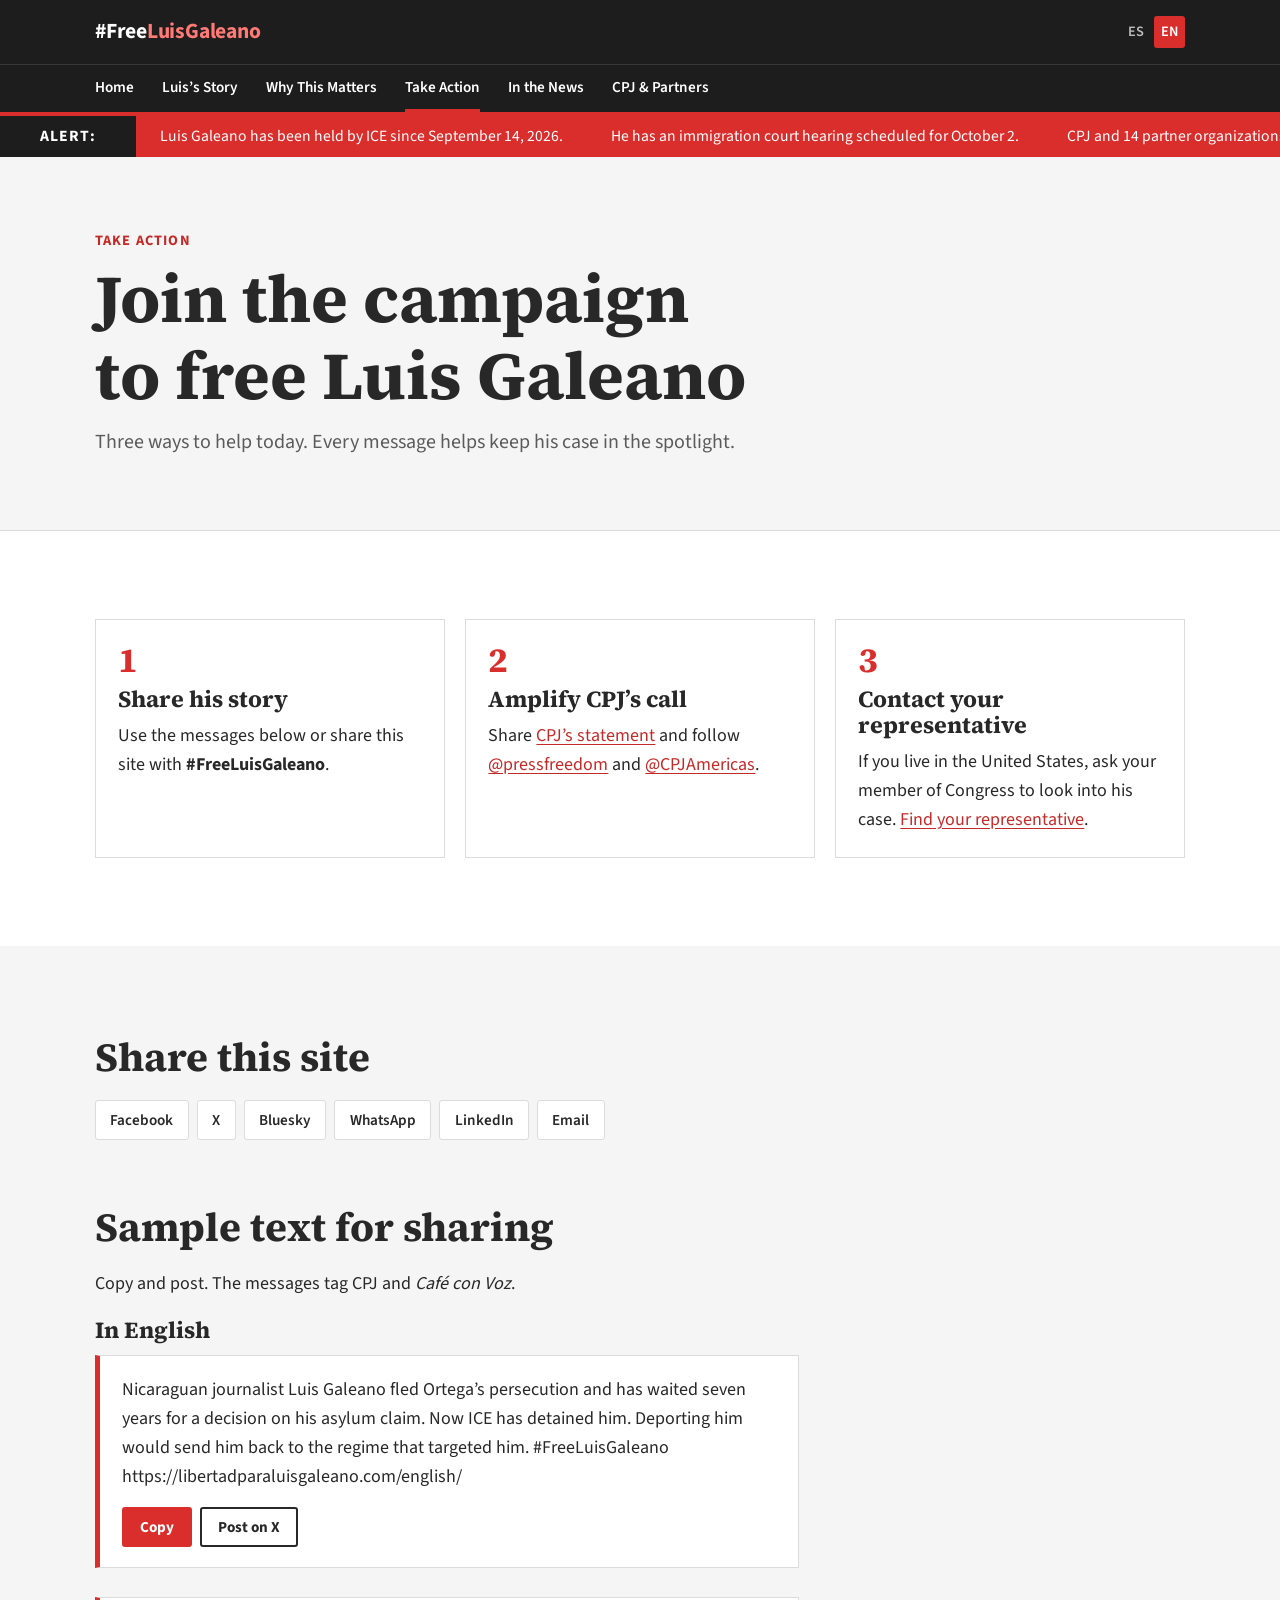
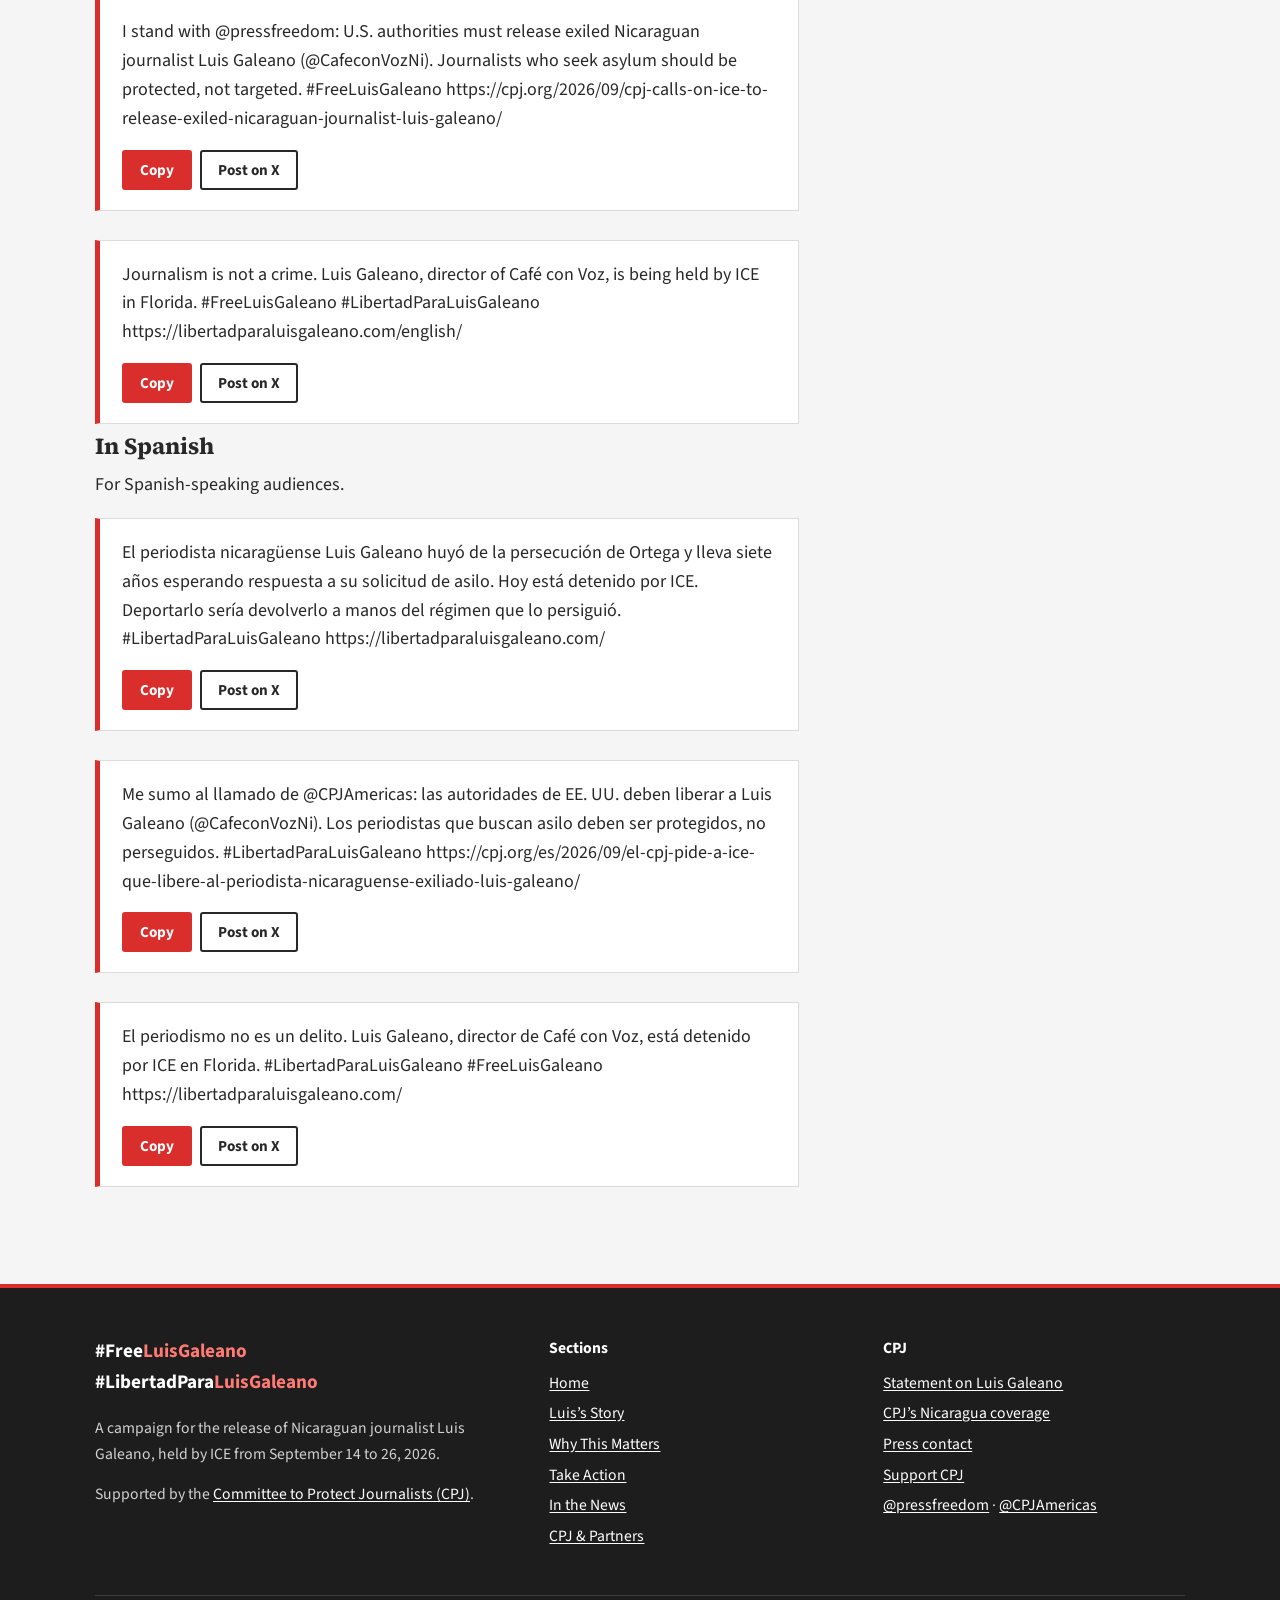
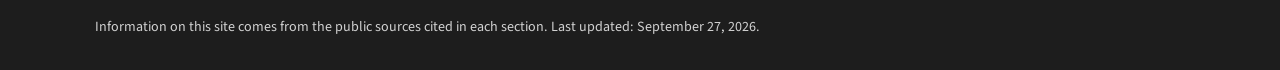
<file: english/take-action/index.html>
<!doctype html>
<html lang="en">
<head>
<meta charset="utf-8">
<meta name="viewport" content="width=device-width, initial-scale=1">
<title>Take Action — #FreeLuisGaleano</title>
<meta name="description" content="How to help Luis Galeano: ready-to-share messages, CPJ’s call and how to contact your representative.">
<link rel="canonical" href="https://libertadparaluisgaleano.com/english/take-action/">
<link rel="alternate" hreflang="es" href="https://libertadparaluisgaleano.com/actua/">
<link rel="alternate" hreflang="en" href="https://libertadparaluisgaleano.com/english/take-action/">
<link rel="alternate" hreflang="x-default" href="https://libertadparaluisgaleano.com/actua/">
<meta property="og:type" content="website">
<meta property="og:site_name" content="#FreeLuisGaleano">
<meta property="og:title" content="Take Action — #FreeLuisGaleano">
<meta property="og:description" content="How to help Luis Galeano: ready-to-share messages, CPJ’s call and how to contact your representative.">
<meta property="og:url" content="https://libertadparaluisgaleano.com/english/take-action/">
<meta property="og:image" content="https://libertadparaluisgaleano.com/assets/img/compartir-en.png?v=2">
<meta property="og:image:width" content="1200">
<meta property="og:image:height" content="630">
<meta property="og:locale" content="en_US">
<meta name="twitter:card" content="summary_large_image">
<meta name="theme-color" content="#1d1d1d">
<link rel="icon" href="../../assets/img/favicon.svg" type="image/svg+xml">
<link rel="preload" as="font" type="font/woff2" href="../../assets/fonts/source-sans-3-400-latin.woff2" crossorigin>
<link rel="preload" as="font" type="font/woff2" href="../../assets/fonts/source-serif-4-700-latin.woff2" crossorigin>
<link rel="stylesheet" href="../../assets/css/style.css">
<script src="../../assets/js/site.js" defer></script>
</head>
<body>

<a class="salto" href="#contenido">Skip to content</a>

<header class="cabecera">
  <div class="contenedor cabecera__barra">
    <a class="cabecera__logo" href="../../english/">#Free<span>LuisGaleano</span></a>
    <div class="cabecera__acciones">
      <nav class="idioma" aria-label="Language">
        <a href="../../actua/" lang="es" hreflang="es" title="Español">ES</a>
        <a href="../../english/take-action/" lang="en" hreflang="en" title="English" aria-current="page">EN</a>
      </nav>
      <button class="cabecera__menu" type="button" data-menu-boton aria-expanded="false" aria-controls="nav-panel"
              aria-label="Open menu" data-abrir="Open menu" data-cerrar="Close menu">
        <span></span><span></span>
      </button>
    </div>
  </div>
  <nav class="nav-panel" id="nav-panel" data-menu-panel data-abierto="false" aria-label="Main navigation">
    <ul class="contenedor">
      <li><a href="../../english/">Home</a></li>
      <li><a href="../../english/story/">Luis’s Story</a></li>
      <li><a href="../../english/why-this-matters/">Why This Matters</a></li>
      <li><a href="../../english/take-action/" aria-current="page">Take Action</a></li>
      <li><a href="../../english/in-the-news/">In the News</a></li>
      <li><a href="../../english/cpj-and-partners/">CPJ & Partners</a></li>
    </ul>
  </nav>
</header>

<aside class="alerta" aria-label="Alert">
  <p class="alerta__etiqueta">Alert:</p>
  <div class="alerta__ventana" data-alerta>
    <ul class="alerta__pista">
      <li>Luis Galeano has been held by ICE since September 14, 2026.</li>
      <li>He has an immigration court hearing scheduled for October 2.</li>
      <li>CPJ and 14 partner organizations call for his release. <a href="https://cpj.org/2026/09/cpj-partners-call-for-nicaraguan-journalist-luis-galeanos-release-from-ice-detention/" target="_blank" rel="noopener">Read the statement</a></li>
      <li>IAPA urges the U.S. not to deport him. <a href="https://en.sipiapa.org/the-iapa-calls-for-protection-of-nicaraguan-journalist-luis-galeano-detained-by-ice-n1301637" target="_blank" rel="noopener">Read more</a></li>
    </ul>
  </div>
</aside>

<main id="contenido">
  <header class="cabeza-pagina">
    <div class="contenedor">
      <p class="volanta">Take action</p>
      <h1>Join the campaign to free Luis Galeano</h1>
      <p>Three ways to help today. Every message helps keep his case in the spotlight.</p>
    </div>
  </header>

  <section class="seccion">
    <div class="contenedor">
      <ol class="pasos">
        <li>
          <h3>Share his story</h3>
          <p>Use the messages below or share this site with <strong>#FreeLuisGaleano</strong>.</p>
        </li>
        <li>
          <h3>Amplify CPJ’s call</h3>
          <p>Share <a href="https://cpj.org/2026/09/cpj-calls-on-ice-to-release-exiled-nicaraguan-journalist-luis-galeano/" target="_blank" rel="noopener">CPJ’s statement</a> and follow <a href="https://x.com/pressfreedom" target="_blank" rel="noopener">@pressfreedom</a> and <a href="https://x.com/CPJAmericas" target="_blank" rel="noopener">@CPJAmericas</a>.</p>
        </li>
        <li>
          <h3>Contact your representative</h3>
          <p>If you live in the United States, ask your member of Congress to look into his case. <a href="https://www.house.gov/representatives/find-your-representative" target="_blank" rel="noopener">Find your representative</a>.</p>
        </li>
      </ol>
    </div>
  </section>

  <section class="seccion seccion--gris">
    <div class="contenedor">
      <div class="prosa">
        <h2>Share this site</h2>
        <ul class="compartir">
          <li><a href="https://www.facebook.com/sharer/sharer.php?u=https%3A%2F%2Flibertadparaluisgaleano.com%2Fenglish%2F" target="_blank" rel="noopener">Facebook</a></li>
          <li><a href="https://x.com/intent/post?text=Free%20Luis%20Galeano%2C%20the%20exiled%20Nicaraguan%20journalist%20detained%20by%20ICE.%20%23FreeLuisGaleano&amp;url=https%3A%2F%2Flibertadparaluisgaleano.com%2Fenglish%2F" target="_blank" rel="noopener">X</a></li>
          <li><a href="https://bsky.app/intent/compose?text=Free%20Luis%20Galeano%2C%20the%20exiled%20Nicaraguan%20journalist%20detained%20by%20ICE.%20%23FreeLuisGaleano%20https%3A%2F%2Flibertadparaluisgaleano.com%2Fenglish%2F" target="_blank" rel="noopener">Bluesky</a></li>
          <li><a href="https://api.whatsapp.com/send?text=Free%20Luis%20Galeano%2C%20the%20exiled%20Nicaraguan%20journalist%20detained%20by%20ICE.%20%23FreeLuisGaleano%20https%3A%2F%2Flibertadparaluisgaleano.com%2Fenglish%2F" target="_blank" rel="noopener">WhatsApp</a></li>
          <li><a href="https://www.linkedin.com/sharing/share-offsite/?url=https%3A%2F%2Flibertadparaluisgaleano.com%2Fenglish%2F" target="_blank" rel="noopener">LinkedIn</a></li>
          <li><a href="mailto:?subject=Free%20Luis%20Galeano&amp;body=Free%20Luis%20Galeano%2C%20the%20exiled%20Nicaraguan%20journalist%20detained%20by%20ICE.%20%23FreeLuisGaleano%20https%3A%2F%2Flibertadparaluisgaleano.com%2Fenglish%2F">Email</a></li>
        </ul>

        <h2>Sample text for sharing</h2>
        <p>Copy and post. The messages tag CPJ and <em>Café con Voz</em>.</p>
        <h3>In English</h3>
        <ul class="mensajes">
          <li class="mensaje" lang="en">
            <p class="mensaje__texto" id="mensaje-en-1">Nicaraguan journalist Luis Galeano fled Ortega’s persecution and has waited seven years for a decision on his asylum claim. Now ICE has detained him. Deporting him would send him back to the regime that targeted him. #FreeLuisGaleano https://libertadparaluisgaleano.com/english/</p>
            <div class="mensaje__acciones">
              <button class="boton boton--chico" type="button" data-copiar="mensaje-en-1" data-copiado="Copied. Paste it on social media." data-error="Couldn’t copy. Select the text and copy it manually." hidden>Copy</button>
              <a class="boton boton--chico boton--contorno" href="https://x.com/intent/post?text=Nicaraguan%20journalist%20Luis%20Galeano%20fled%20Ortega%E2%80%99s%20persecution%20and%20has%20waited%20seven%20years%20for%20a%20decision%20on%20his%20asylum%20claim.%20Now%20ICE%20has%20detained%20him.%20Deporting%20him%20would%20send%20him%20back%20to%20the%20regime%20that%20targeted%20him.%20%23FreeLuisGaleano%20https%3A//libertadparaluisgaleano.com/english/" target="_blank" rel="noopener">Post on X</a>
              <span class="mensaje__estado" role="status"></span>
            </div>
          </li>
          <li class="mensaje" lang="en">
            <p class="mensaje__texto" id="mensaje-en-2">I stand with @pressfreedom: U.S. authorities must release exiled Nicaraguan journalist Luis Galeano (@CafeconVozNi). Journalists who seek asylum should be protected, not targeted. #FreeLuisGaleano https://cpj.org/2026/09/cpj-calls-on-ice-to-release-exiled-nicaraguan-journalist-luis-galeano/</p>
            <div class="mensaje__acciones">
              <button class="boton boton--chico" type="button" data-copiar="mensaje-en-2" data-copiado="Copied. Paste it on social media." data-error="Couldn’t copy. Select the text and copy it manually." hidden>Copy</button>
              <a class="boton boton--chico boton--contorno" href="https://x.com/intent/post?text=I%20stand%20with%20%40pressfreedom%3A%20U.S.%20authorities%20must%20release%20exiled%20Nicaraguan%20journalist%20Luis%20Galeano%20%28%40CafeconVozNi%29.%20Journalists%20who%20seek%20asylum%20should%20be%20protected%2C%20not%20targeted.%20%23FreeLuisGaleano%20https%3A//cpj.org/2026/09/cpj-calls-on-ice-to-release-exiled-nicaraguan-journalist-luis-galeano/" target="_blank" rel="noopener">Post on X</a>
              <span class="mensaje__estado" role="status"></span>
            </div>
          </li>
          <li class="mensaje" lang="en">
            <p class="mensaje__texto" id="mensaje-en-3">Journalism is not a crime. Luis Galeano, director of Café con Voz, is being held by ICE in Florida. #FreeLuisGaleano #LibertadParaLuisGaleano https://libertadparaluisgaleano.com/english/</p>
            <div class="mensaje__acciones">
              <button class="boton boton--chico" type="button" data-copiar="mensaje-en-3" data-copiado="Copied. Paste it on social media." data-error="Couldn’t copy. Select the text and copy it manually." hidden>Copy</button>
              <a class="boton boton--chico boton--contorno" href="https://x.com/intent/post?text=Journalism%20is%20not%20a%20crime.%20Luis%20Galeano%2C%20director%20of%20Caf%C3%A9%20con%20Voz%2C%20is%20being%20held%20by%20ICE%20in%20Florida.%20%23FreeLuisGaleano%20%23LibertadParaLuisGaleano%20https%3A//libertadparaluisgaleano.com/english/" target="_blank" rel="noopener">Post on X</a>
              <span class="mensaje__estado" role="status"></span>
            </div>
          </li>
        </ul>
        <h3>In Spanish</h3>
        <p>For Spanish-speaking audiences.</p>
        <ul class="mensajes">
          <li class="mensaje" lang="es">
            <p class="mensaje__texto" id="mensaje-es-1">El periodista nicaragüense Luis Galeano huyó de la persecución de Ortega y lleva siete años esperando respuesta a su solicitud de asilo. Hoy está detenido por ICE. Deportarlo sería devolverlo a manos del régimen que lo persiguió. #LibertadParaLuisGaleano https://libertadparaluisgaleano.com/</p>
            <div class="mensaje__acciones">
              <button class="boton boton--chico" type="button" data-copiar="mensaje-es-1" data-copiado="Copied. Paste it on social media." data-error="Couldn’t copy. Select the text and copy it manually." hidden>Copy</button>
              <a class="boton boton--chico boton--contorno" href="https://x.com/intent/post?text=El%20periodista%20nicarag%C3%BCense%20Luis%20Galeano%20huy%C3%B3%20de%20la%20persecuci%C3%B3n%20de%20Ortega%20y%20lleva%20siete%20a%C3%B1os%20esperando%20respuesta%20a%20su%20solicitud%20de%20asilo.%20Hoy%20est%C3%A1%20detenido%20por%20ICE.%20Deportarlo%20ser%C3%ADa%20devolverlo%20a%20manos%20del%20r%C3%A9gimen%20que%20lo%20persigui%C3%B3.%20%23LibertadParaLuisGaleano%20https%3A//libertadparaluisgaleano.com/" target="_blank" rel="noopener">Post on X</a>
              <span class="mensaje__estado" role="status"></span>
            </div>
          </li>
          <li class="mensaje" lang="es">
            <p class="mensaje__texto" id="mensaje-es-2">Me sumo al llamado de @CPJAmericas: las autoridades de EE. UU. deben liberar a Luis Galeano (@CafeconVozNi). Los periodistas que buscan asilo deben ser protegidos, no perseguidos. #LibertadParaLuisGaleano https://cpj.org/es/2026/09/el-cpj-pide-a-ice-que-libere-al-periodista-nicaraguense-exiliado-luis-galeano/</p>
            <div class="mensaje__acciones">
              <button class="boton boton--chico" type="button" data-copiar="mensaje-es-2" data-copiado="Copied. Paste it on social media." data-error="Couldn’t copy. Select the text and copy it manually." hidden>Copy</button>
              <a class="boton boton--chico boton--contorno" href="https://x.com/intent/post?text=Me%20sumo%20al%20llamado%20de%20%40CPJAmericas%3A%20las%20autoridades%20de%20EE.%20UU.%20deben%20liberar%20a%20Luis%20Galeano%20%28%40CafeconVozNi%29.%20Los%20periodistas%20que%20buscan%20asilo%20deben%20ser%20protegidos%2C%20no%20perseguidos.%20%23LibertadParaLuisGaleano%20https%3A//cpj.org/es/2026/09/el-cpj-pide-a-ice-que-libere-al-periodista-nicaraguense-exiliado-luis-galeano/" target="_blank" rel="noopener">Post on X</a>
              <span class="mensaje__estado" role="status"></span>
            </div>
          </li>
          <li class="mensaje" lang="es">
            <p class="mensaje__texto" id="mensaje-es-3">El periodismo no es un delito. Luis Galeano, director de Café con Voz, está detenido por ICE en Florida. #LibertadParaLuisGaleano #FreeLuisGaleano https://libertadparaluisgaleano.com/</p>
            <div class="mensaje__acciones">
              <button class="boton boton--chico" type="button" data-copiar="mensaje-es-3" data-copiado="Copied. Paste it on social media." data-error="Couldn’t copy. Select the text and copy it manually." hidden>Copy</button>
              <a class="boton boton--chico boton--contorno" href="https://x.com/intent/post?text=El%20periodismo%20no%20es%20un%20delito.%20Luis%20Galeano%2C%20director%20de%20Caf%C3%A9%20con%20Voz%2C%20est%C3%A1%20detenido%20por%20ICE%20en%20Florida.%20%23LibertadParaLuisGaleano%20%23FreeLuisGaleano%20https%3A//libertadparaluisgaleano.com/" target="_blank" rel="noopener">Post on X</a>
              <span class="mensaje__estado" role="status"></span>
            </div>
          </li>
        </ul>
      </div>
    </div>
  </section>

</main>

<footer class="pie">
  <div class="contenedor">
    <div class="pie__rejilla">
      <div>
        <p class="pie__hashtags">#Free<span>LuisGaleano</span><br>#LibertadPara<span>LuisGaleano</span></p>
        <p>A campaign for the release of Nicaraguan journalist Luis Galeano, held by ICE from September 14 to 26, 2026.</p>
        <p>Supported by the <a href="https://cpj.org/" target="_blank" rel="noopener">Committee to Protect Journalists (CPJ)</a>.</p>
      </div>
      <nav aria-label="Sections">
        <p class="pie__titulo">Sections</p>
        <ul>
          <li><a href="../../english/">Home</a></li>
          <li><a href="../../english/story/">Luis’s Story</a></li>
          <li><a href="../../english/why-this-matters/">Why This Matters</a></li>
          <li><a href="../../english/take-action/">Take Action</a></li>
          <li><a href="../../english/in-the-news/">In the News</a></li>
          <li><a href="../../english/cpj-and-partners/">CPJ & Partners</a></li>
        </ul>
      </nav>
      <div>
        <p class="pie__titulo">CPJ</p>
        <ul>
          <li><a href="https://cpj.org/2026/09/cpj-calls-on-ice-to-release-exiled-nicaraguan-journalist-luis-galeano/" target="_blank" rel="noopener">Statement on Luis Galeano</a></li>
          <li><a href="https://cpj.org/americas/nicaragua/" target="_blank" rel="noopener">CPJ’s Nicaragua coverage</a></li>
          <li><a href="https://cpj.org/press/" target="_blank" rel="noopener">Press contact</a></li>
          <li><a href="https://cpj.org/about/donate/" target="_blank" rel="noopener">Support CPJ</a></li>
          <li><a href="https://x.com/pressfreedom" target="_blank" rel="noopener">@pressfreedom</a> · <a href="https://x.com/CPJAmericas" target="_blank" rel="noopener">@CPJAmericas</a></li>
        </ul>
      </div>
    </div>
    <p class="pie__legal">Information on this site comes from the public sources cited in each section. Last updated: September 27, 2026.</p>
  </div>
</footer>

</body>
</html>
</file>
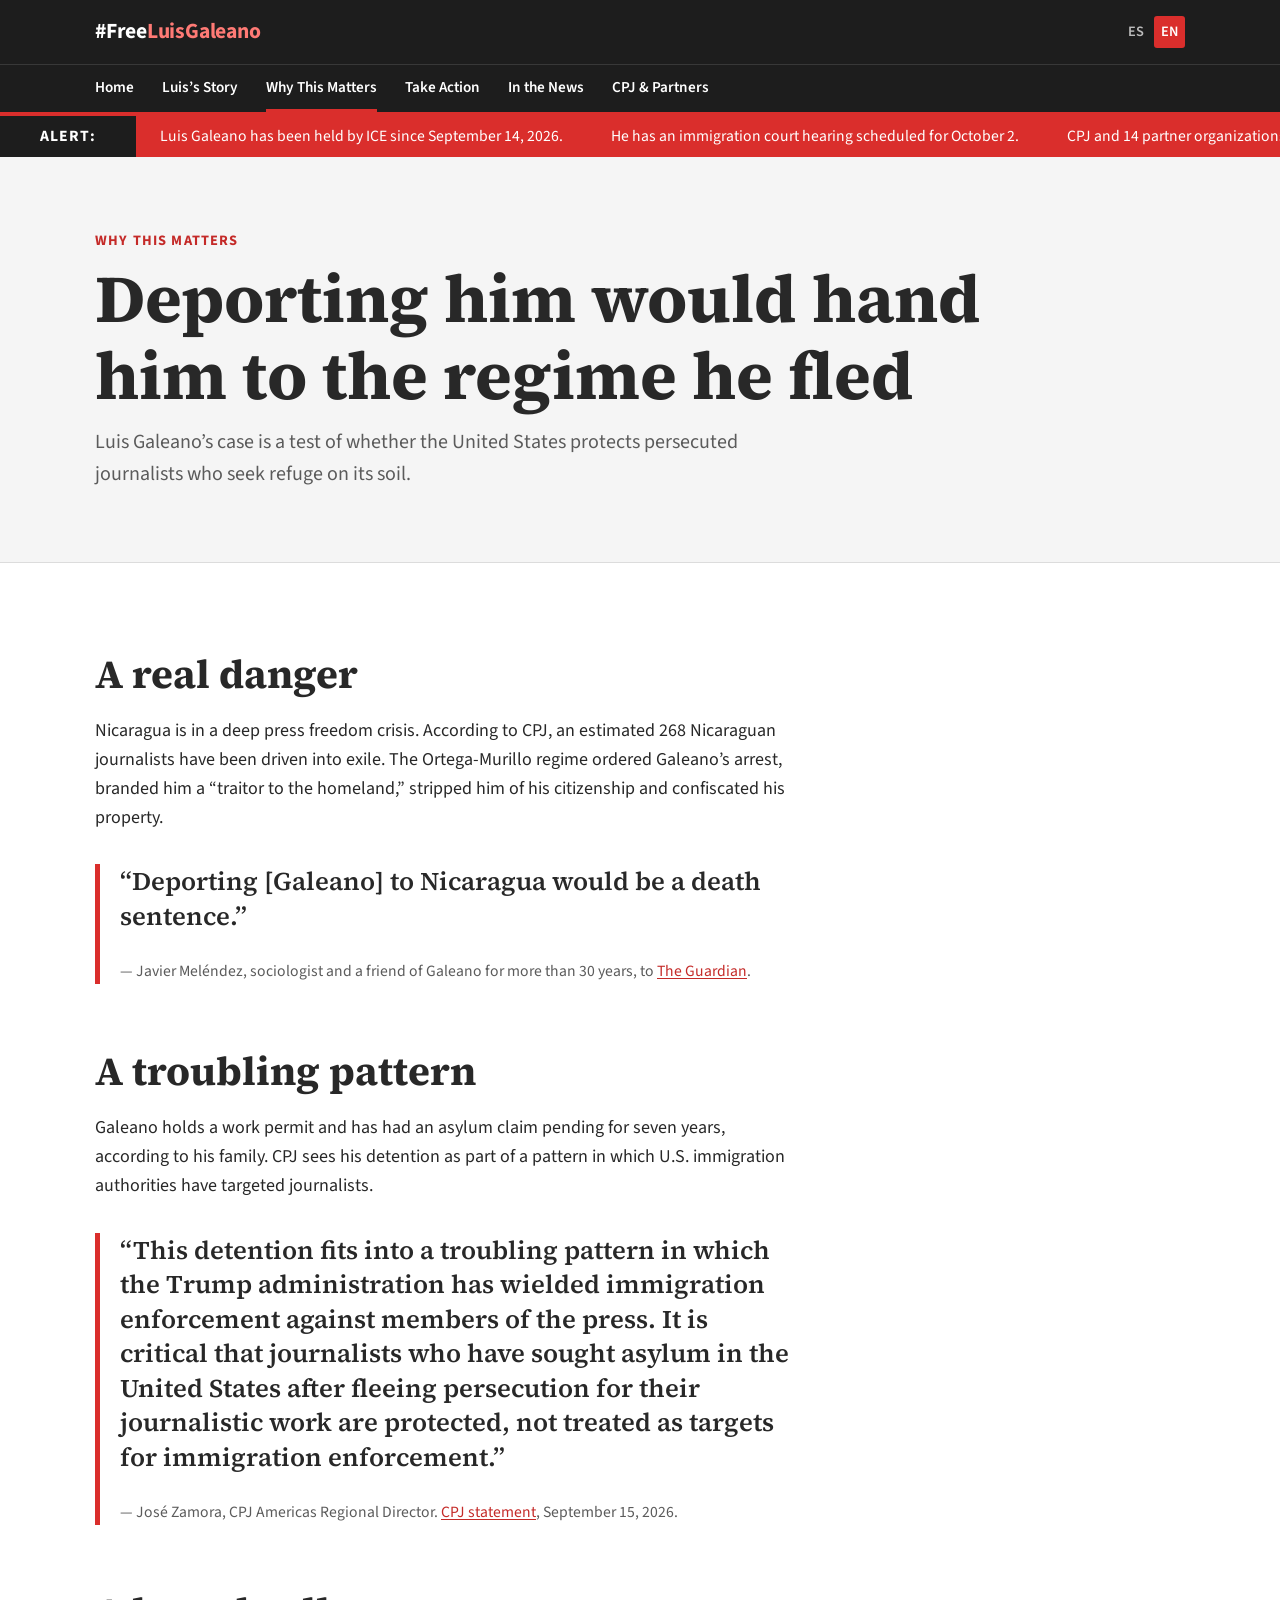
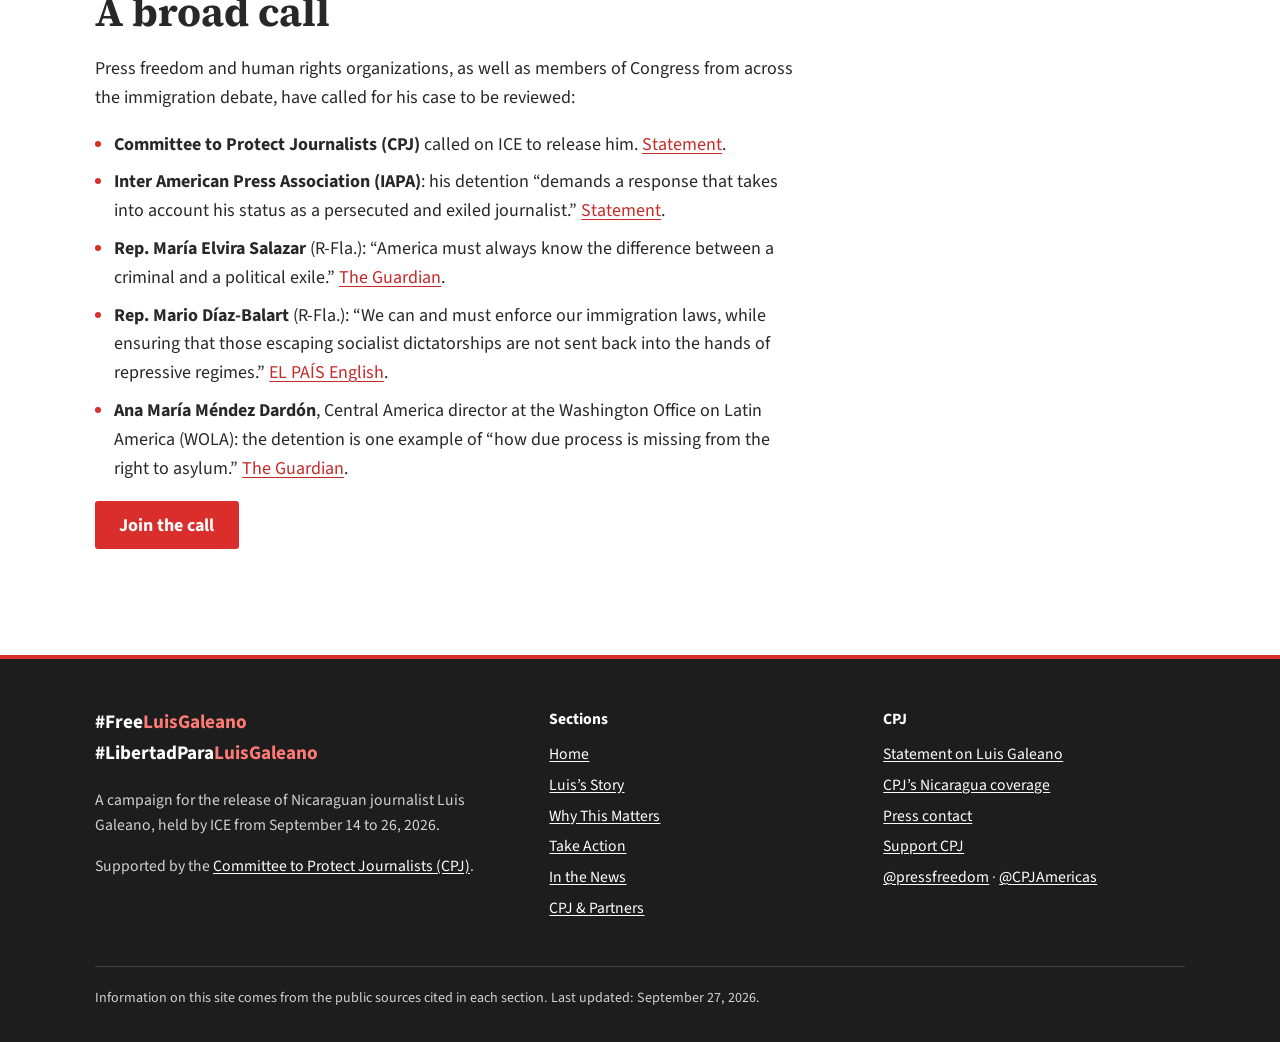
<file: english/why-this-matters/index.html>
<!doctype html>
<html lang="en">
<head>
<meta charset="utf-8">
<meta name="viewport" content="width=device-width, initial-scale=1">
<title>Why This Matters — #FreeLuisGaleano</title>
<meta name="description" content="Why Luis Galeano’s detention matters: the danger of deportation to Nicaragua and the use of immigration enforcement against journalists.">
<link rel="canonical" href="https://libertadparaluisgaleano.com/english/why-this-matters/">
<link rel="alternate" hreflang="es" href="https://libertadparaluisgaleano.com/por-que-importa/">
<link rel="alternate" hreflang="en" href="https://libertadparaluisgaleano.com/english/why-this-matters/">
<link rel="alternate" hreflang="x-default" href="https://libertadparaluisgaleano.com/por-que-importa/">
<meta property="og:type" content="website">
<meta property="og:site_name" content="#FreeLuisGaleano">
<meta property="og:title" content="Why This Matters — #FreeLuisGaleano">
<meta property="og:description" content="Why Luis Galeano’s detention matters: the danger of deportation to Nicaragua and the use of immigration enforcement against journalists.">
<meta property="og:url" content="https://libertadparaluisgaleano.com/english/why-this-matters/">
<meta property="og:image" content="https://libertadparaluisgaleano.com/assets/img/compartir-en.png?v=2">
<meta property="og:image:width" content="1200">
<meta property="og:image:height" content="630">
<meta property="og:locale" content="en_US">
<meta name="twitter:card" content="summary_large_image">
<meta name="theme-color" content="#1d1d1d">
<link rel="icon" href="../../assets/img/favicon.svg" type="image/svg+xml">
<link rel="preload" as="font" type="font/woff2" href="../../assets/fonts/source-sans-3-400-latin.woff2" crossorigin>
<link rel="preload" as="font" type="font/woff2" href="../../assets/fonts/source-serif-4-700-latin.woff2" crossorigin>
<link rel="stylesheet" href="../../assets/css/style.css">
<script src="../../assets/js/site.js" defer></script>
</head>
<body>

<a class="salto" href="#contenido">Skip to content</a>

<header class="cabecera">
  <div class="contenedor cabecera__barra">
    <a class="cabecera__logo" href="../../english/">#Free<span>LuisGaleano</span></a>
    <div class="cabecera__acciones">
      <nav class="idioma" aria-label="Language">
        <a href="../../por-que-importa/" lang="es" hreflang="es" title="Español">ES</a>
        <a href="../../english/why-this-matters/" lang="en" hreflang="en" title="English" aria-current="page">EN</a>
      </nav>
      <button class="cabecera__menu" type="button" data-menu-boton aria-expanded="false" aria-controls="nav-panel"
              aria-label="Open menu" data-abrir="Open menu" data-cerrar="Close menu">
        <span></span><span></span>
      </button>
    </div>
  </div>
  <nav class="nav-panel" id="nav-panel" data-menu-panel data-abierto="false" aria-label="Main navigation">
    <ul class="contenedor">
      <li><a href="../../english/">Home</a></li>
      <li><a href="../../english/story/">Luis’s Story</a></li>
      <li><a href="../../english/why-this-matters/" aria-current="page">Why This Matters</a></li>
      <li><a href="../../english/take-action/">Take Action</a></li>
      <li><a href="../../english/in-the-news/">In the News</a></li>
      <li><a href="../../english/cpj-and-partners/">CPJ & Partners</a></li>
    </ul>
  </nav>
</header>

<aside class="alerta" aria-label="Alert">
  <p class="alerta__etiqueta">Alert:</p>
  <div class="alerta__ventana" data-alerta>
    <ul class="alerta__pista">
      <li>Luis Galeano has been held by ICE since September 14, 2026.</li>
      <li>He has an immigration court hearing scheduled for October 2.</li>
      <li>CPJ and 14 partner organizations call for his release. <a href="https://cpj.org/2026/09/cpj-partners-call-for-nicaraguan-journalist-luis-galeanos-release-from-ice-detention/" target="_blank" rel="noopener">Read the statement</a></li>
      <li>IAPA urges the U.S. not to deport him. <a href="https://en.sipiapa.org/the-iapa-calls-for-protection-of-nicaraguan-journalist-luis-galeano-detained-by-ice-n1301637" target="_blank" rel="noopener">Read more</a></li>
    </ul>
  </div>
</aside>

<main id="contenido">
  <header class="cabeza-pagina">
    <div class="contenedor">
      <p class="volanta">Why this matters</p>
      <h1>Deporting him would hand him to the regime he fled</h1>
      <p>Luis Galeano’s case is a test of whether the United States protects persecuted journalists who seek refuge on its soil.</p>
    </div>
  </header>

  <section class="seccion">
    <div class="contenedor">
      <div class="prosa">
        <h2>A real danger</h2>
        <p>Nicaragua is in a deep press freedom crisis. According to CPJ, an estimated 268 Nicaraguan journalists have been driven into exile. The Ortega-Murillo regime ordered Galeano’s arrest, branded him a “traitor to the homeland,” stripped him of his citizenship and confiscated his property.</p>
        <blockquote class="cita">
          <p>“Deporting [Galeano] to Nicaragua would be a death sentence.”</p>
          <footer>— Javier Meléndez, sociologist and a friend of Galeano for more than 30 years, to <a href="https://www.theguardian.com/us-news/2026/sep/16/nicaraguan-journalist-luis-galeano-detained-ice" target="_blank" rel="noopener">The Guardian</a>.</footer>
        </blockquote>

        <h2>A troubling pattern</h2>
        <p>Galeano holds a work permit and has had an asylum claim pending for seven years, according to his family. CPJ sees his detention as part of a pattern in which U.S. immigration authorities have targeted journalists.</p>
        <blockquote class="cita">
          <p>“This detention fits into a troubling pattern in which the Trump administration has wielded immigration enforcement against members of the press. It is critical that journalists who have sought asylum in the United States after fleeing persecution for their journalistic work are protected, not treated as targets for immigration enforcement.”</p>
          <footer>— José Zamora, CPJ Americas Regional Director. <a href="https://cpj.org/2026/09/cpj-calls-on-ice-to-release-exiled-nicaraguan-journalist-luis-galeano/" target="_blank" rel="noopener">CPJ statement</a>, September 15, 2026.</footer>
        </blockquote>

        <h2>A broad call</h2>
        <p>Press freedom and human rights organizations, as well as members of Congress from across the immigration debate, have called for his case to be reviewed:</p>
        <ul>
          <li><strong>Committee to Protect Journalists (CPJ)</strong> called on ICE to release him. <a href="https://cpj.org/2026/09/cpj-calls-on-ice-to-release-exiled-nicaraguan-journalist-luis-galeano/" target="_blank" rel="noopener">Statement</a>.</li>
          <li><strong>Inter American Press Association (IAPA)</strong>: his detention “demands a response that takes into account his status as a persecuted and exiled journalist.” <a href="https://en.sipiapa.org/the-iapa-calls-for-protection-of-nicaraguan-journalist-luis-galeano-detained-by-ice-n1301637" target="_blank" rel="noopener">Statement</a>.</li>
          <li><strong>Rep. María Elvira Salazar</strong> (R-Fla.): “America must always know the difference between a criminal and a political exile.” <a href="https://www.theguardian.com/us-news/2026/sep/16/nicaraguan-journalist-luis-galeano-detained-ice" target="_blank" rel="noopener">The Guardian</a>.</li>
          <li><strong>Rep. Mario Díaz-Balart</strong> (R-Fla.): “We can and must enforce our immigration laws, while ensuring that those escaping socialist dictatorships are not sent back into the hands of repressive regimes.” <a href="https://english.elpais.com/international/2026-09-17/i-fear-for-his-safety-nicaraguan-journalist-persecuted-by-ortega-faces-deportation-from-us.html" target="_blank" rel="noopener">EL PAÍS English</a>.</li>
          <li><strong>Ana María Méndez Dardón</strong>, Central America director at the Washington Office on Latin America (WOLA): the detention is one example of “how due process is missing from the right to asylum.” <a href="https://www.theguardian.com/us-news/2026/sep/16/nicaraguan-journalist-luis-galeano-detained-ice" target="_blank" rel="noopener">The Guardian</a>.</li>
        </ul>
        <p><a class="boton" href="../../english/take-action/">Join the call</a></p>
      </div>
    </div>
  </section>

</main>

<footer class="pie">
  <div class="contenedor">
    <div class="pie__rejilla">
      <div>
        <p class="pie__hashtags">#Free<span>LuisGaleano</span><br>#LibertadPara<span>LuisGaleano</span></p>
        <p>A campaign for the release of Nicaraguan journalist Luis Galeano, held by ICE from September 14 to 26, 2026.</p>
        <p>Supported by the <a href="https://cpj.org/" target="_blank" rel="noopener">Committee to Protect Journalists (CPJ)</a>.</p>
      </div>
      <nav aria-label="Sections">
        <p class="pie__titulo">Sections</p>
        <ul>
          <li><a href="../../english/">Home</a></li>
          <li><a href="../../english/story/">Luis’s Story</a></li>
          <li><a href="../../english/why-this-matters/">Why This Matters</a></li>
          <li><a href="../../english/take-action/">Take Action</a></li>
          <li><a href="../../english/in-the-news/">In the News</a></li>
          <li><a href="../../english/cpj-and-partners/">CPJ & Partners</a></li>
        </ul>
      </nav>
      <div>
        <p class="pie__titulo">CPJ</p>
        <ul>
          <li><a href="https://cpj.org/2026/09/cpj-calls-on-ice-to-release-exiled-nicaraguan-journalist-luis-galeano/" target="_blank" rel="noopener">Statement on Luis Galeano</a></li>
          <li><a href="https://cpj.org/americas/nicaragua/" target="_blank" rel="noopener">CPJ’s Nicaragua coverage</a></li>
          <li><a href="https://cpj.org/press/" target="_blank" rel="noopener">Press contact</a></li>
          <li><a href="https://cpj.org/about/donate/" target="_blank" rel="noopener">Support CPJ</a></li>
          <li><a href="https://x.com/pressfreedom" target="_blank" rel="noopener">@pressfreedom</a> · <a href="https://x.com/CPJAmericas" target="_blank" rel="noopener">@CPJAmericas</a></li>
        </ul>
      </div>
    </div>
    <p class="pie__legal">Information on this site comes from the public sources cited in each section. Last updated: September 27, 2026.</p>
  </div>
</footer>

</body>
</html>
</file>
<file: assets/css/style.css>
/* #LibertadParaLuisGaleano — hoja de estilos única.
   Línea gráfica del CPJ: encabezado negro, acentos rojos, texto oscuro sobre blanco.
   Todos los colores y medidas viven en :root. No escribir hex fuera de aquí. */

@import url("fonts.css");

:root {
  /* Color */
  --rojo: #da2e2c;
  --rojo-oscuro: #9e1d1c;
  --rojo-suave: #ffd7d7;
  --rojo-texto: #c42a28;   /* rojo para texto chico sobre blanco o gris (AA) */
  --rojo-claro: #ff7a75;   /* rojo para texto sobre negro (AA) */
  --negro-cabecera: #1d1d1d;
  --tinta: #282828;
  --carbon: #323e48;
  --gris-texto: #5b5b5b;
  --gris-linea: #dcdcdc;
  --gris-claro: #f5f5f5;
  --blanco: #fff;

  /* Tipografía */
  --fuente-texto: "Source Sans 3", "Myriad Pro", "Helvetica Neue", Arial, sans-serif;
  --fuente-titulo: "Source Serif 4", "Warnock Pro", Georgia, serif;
  --h1: clamp(2.2rem, 1.4rem + 3.6vw, 4.2rem);
  --h2: clamp(1.7rem, 1.3rem + 1.6vw, 2.5rem);
  --h3: clamp(1.2rem, 1.1rem + 0.5vw, 1.45rem);
  --texto: 1.125rem;

  /* Medidas */
  --ancho-maximo: 1170px;
  --ancho-lectura: 44rem;
  --gutter: clamp(16px, 4vw, 40px);
  --alto-cabecera: 64px;
  --radio: 3px;
}

/* ----- Base ----------------------------------------------------------- */
*, *::before, *::after { box-sizing: border-box; }

html { -webkit-text-size-adjust: 100%; scroll-padding-top: calc(var(--alto-cabecera) + 1rem); }

body {
  margin: 0;
  background: var(--blanco);
  color: var(--tinta);
  font-family: var(--fuente-texto);
  font-size: var(--texto);
  line-height: 1.6;
  overflow-x: clip;
}

body[data-menu-abierto="true"] { overflow: hidden; }

img { max-width: 100%; height: auto; display: block; }

a { color: var(--rojo-texto); text-underline-offset: 0.15em; }
a:hover { color: var(--rojo-oscuro); }

:focus-visible { outline: 3px solid var(--rojo); outline-offset: 2px; }

h1, h2, h3 {
  font-family: var(--fuente-titulo);
  font-weight: 700;
  line-height: 1.15;
  margin: 0 0 0.5em;
  text-wrap: balance;
}
h1 { font-size: var(--h1); }
h2 { font-size: var(--h2); }
h3 { font-size: var(--h3); }

p { margin: 0 0 1em; }

.salto {
  position: absolute;
  left: -999px;
  top: 0;
  z-index: 100;
  padding: 0.6rem 1rem;
  background: var(--blanco);
  color: var(--tinta);
}
.salto:focus { left: 1rem; }

.visualmente-oculto {
  position: absolute !important;
  width: 1px; height: 1px;
  overflow: hidden;
  clip: rect(0 0 0 0);
  white-space: nowrap;
}

.contenedor {
  width: 100%;
  max-width: var(--ancho-maximo);
  margin-inline: auto;
  padding-inline: var(--gutter);
}

/* ----- Encabezado ------------------------------------------------------ */
.cabecera {
  position: sticky;
  top: 0;
  z-index: 50;
  background: var(--negro-cabecera);
  color: var(--blanco);
  border-bottom: 4px solid var(--rojo);
}

.cabecera__barra {
  display: flex;
  align-items: center;
  justify-content: space-between;
  gap: 1rem;
  min-height: var(--alto-cabecera);
}

.cabecera__logo {
  color: var(--blanco);
  font-weight: 700;
  font-size: clamp(1rem, 0.85rem + 0.8vw, 1.35rem);
  text-decoration: none;
  letter-spacing: -0.01em;
  overflow-wrap: anywhere;
}
.cabecera__logo span { color: var(--rojo-claro); }
.cabecera__logo:hover { color: var(--blanco); }

.cabecera__acciones { display: flex; align-items: center; gap: 0.75rem; flex-shrink: 0; }

.idioma { display: flex; gap: 0.15rem; }
.idioma a {
  color: var(--blanco);
  font-weight: 600;
  font-size: 0.9rem;
  text-decoration: none;
  padding: 0.25rem 0.45rem;
  border-radius: var(--radio);
  opacity: 0.7;
}
.idioma a:hover { opacity: 1; color: var(--blanco); }
.idioma a[aria-current="page"] { opacity: 1; background: var(--rojo); }

.cabecera__menu {
  display: inline-flex;
  flex-direction: column;
  justify-content: center;
  gap: 6px;
  width: 44px;
  height: 44px;
  padding: 0 10px;
  background: none;
  border: 0;
  cursor: pointer;
}
.cabecera__menu span {
  display: block;
  height: 2px;
  background: var(--blanco);
  transition: transform 0.2s;
}
.cabecera__menu[aria-expanded="true"] span:first-child { transform: translateY(4px) rotate(45deg); }
.cabecera__menu[aria-expanded="true"] span:last-child { transform: translateY(-4px) rotate(-45deg); }

.nav-panel {
  display: none;
  background: var(--negro-cabecera);
  border-top: 1px solid rgba(255, 255, 255, 0.12);
}
.nav-panel[data-abierto="true"] {
  display: block;
  position: fixed;
  inset: calc(var(--alto-cabecera) + 4px) 0 0 0;
  overflow-y: auto;
}
.nav-panel ul { list-style: none; margin: 0 auto; padding-block: 0.5rem 1.5rem; }
.nav-panel a {
  display: block;
  padding: 0.85rem 0;
  color: var(--blanco);
  font-weight: 600;
  font-size: 1.2rem;
  text-decoration: none;
  border-bottom: 1px solid rgba(255, 255, 255, 0.12);
}
.nav-panel a:hover,
.nav-panel a[aria-current="page"] { color: var(--rojo-claro); }

@media (min-width: 960px) {
  .cabecera__menu { display: none; }
  .nav-panel,
  .nav-panel[data-abierto="true"] { display: block; position: static; overflow: visible; }
  .nav-panel ul { display: flex; flex-wrap: wrap; gap: 0 1.75rem; padding-block: 0; }
  .nav-panel a {
    padding: 0.6rem 0;
    font-size: 0.95rem;
    border-bottom: 0;
    border-bottom: 3px solid transparent;
  }
  .nav-panel a[aria-current="page"] { color: var(--blanco); border-bottom-color: var(--rojo); }
}

/* ----- Franja de alertas ---------------------------------------------- */
.alerta {
  display: flex;
  align-items: stretch;
  background: var(--rojo);
  color: var(--blanco);
  font-size: 0.98rem;
  overflow: hidden;
}
.alerta__etiqueta {
  flex-shrink: 0;
  margin: 0;
  display: flex;
  align-items: center;
  padding: 0.5rem var(--gutter);
  background: var(--negro-cabecera);
  font-weight: 700;
  letter-spacing: 0.06em;
  text-transform: uppercase;
}
.alerta__ventana { display: flex; overflow: hidden; min-width: 0; }
.alerta__pista {
  display: flex;
  flex-shrink: 0;
  gap: 3rem;
  padding: 0.5rem 1.5rem;
  padding-right: 3rem;
  margin: 0;
  list-style: none;
  white-space: nowrap;
  animation: desplazar 45s linear infinite;
}
.alerta__ventana:hover .alerta__pista,
.alerta__ventana:focus-within .alerta__pista { animation-play-state: paused; }
.alerta a { color: var(--blanco); font-weight: 700; }
.alerta a:hover { color: var(--blanco); text-decoration: none; }

@keyframes desplazar {
  from { transform: translateX(0); }
  to { transform: translateX(-100%); }
}

@media (prefers-reduced-motion: reduce) {
  .alerta__pista { animation: none; white-space: normal; flex-direction: column; gap: 0.25rem; flex-shrink: 1; }
  .alerta__pista[aria-hidden="true"] { display: none; }
}

/* ----- Portada ---------------------------------------------------------- */
.heroe {
  background: var(--negro-cabecera);
  color: var(--blanco);
  padding-block: clamp(2.5rem, 6vw, 5rem);
}
.heroe__rejilla { display: grid; gap: 2.5rem; align-items: center; }
@media (min-width: 900px) {
  .heroe__rejilla { grid-template-columns: 1.25fr 1fr; gap: 4rem; }
}
.heroe__antetitulo {
  margin: 0 0 0.75rem;
  color: var(--rojo-claro);
  font-weight: 700;
  letter-spacing: 0.08em;
  text-transform: uppercase;
  font-size: 0.95rem;
}
.heroe h1 { margin-bottom: 0.35em; }
.heroe h1 span { display: block; color: var(--rojo-claro); }
.heroe__bajada { font-size: 1.25rem; max-width: 36rem; color: rgba(255, 255, 255, 0.85); }
.heroe__acciones { display: flex; flex-wrap: wrap; gap: 0.75rem; margin-top: 1.75rem; }

/* Contador */
.contador {
  margin: 0;
  padding: 2rem 1.5rem;
  background: var(--blanco);
  color: var(--tinta);
  text-align: center;
  border-top: 8px solid var(--rojo);
}
.contador__rotulo {
  margin: 0;
  font-weight: 700;
  font-size: 1.05rem;
  letter-spacing: 0.08em;
  text-transform: uppercase;
}
.dias-numero {
  display: block;
  font-family: var(--fuente-titulo);
  font-weight: 700;
  font-size: clamp(5rem, 3rem + 10vw, 9rem);
  line-height: 1;
  color: var(--rojo);
  font-variant-numeric: tabular-nums;
}
.contador__unidad {
  display: block;
  font-family: var(--fuente-titulo);
  font-weight: 700;
  font-size: var(--h2);
  line-height: 1.1;
}
.contador__nota { margin: 1rem 0 0; font-size: 0.95rem; color: var(--gris-texto); }

/* ----- Botones ---------------------------------------------------------- */
.boton {
  display: inline-flex;
  align-items: center;
  justify-content: center;
  gap: 0.5rem;
  min-height: 48px;
  padding: 0.6rem 1.4rem;
  border: 2px solid var(--rojo);
  border-radius: var(--radio);
  background: var(--rojo);
  color: var(--blanco);
  font: inherit;
  font-weight: 700;
  line-height: 1.2;
  text-decoration: none;
  cursor: pointer;
}
.boton:hover { background: var(--rojo-oscuro); border-color: var(--rojo-oscuro); color: var(--blanco); }
.boton--contorno { background: transparent; color: inherit; border-color: currentColor; }
.boton--contorno:hover { background: var(--blanco); border-color: var(--blanco); color: var(--negro-cabecera); }
.boton--chico { min-height: 40px; padding: 0.35rem 1rem; font-size: 0.95rem; }

/* ----- Secciones --------------------------------------------------------- */
.seccion { padding-block: clamp(3rem, 7vw, 5.5rem); }
.seccion--gris { background: var(--gris-claro); }
.seccion--oscura { background: var(--negro-cabecera); color: var(--blanco); }
.seccion--oscura a:not(.boton) { color: var(--blanco); }

.cabeza-pagina {
  padding-block: clamp(2.5rem, 6vw, 4.5rem);
  background: var(--gris-claro);
  border-bottom: 1px solid var(--gris-linea);
}
.cabeza-pagina h1 { margin: 0; }
.cabeza-pagina p { margin: 0.75rem 0 0; max-width: var(--ancho-lectura); font-size: 1.25rem; color: var(--gris-texto); }
.cabeza-pagina .volanta { margin: 0 0 0.5rem; font-size: 0.9rem; color: var(--rojo-texto); }

.volanta {
  margin: 0 0 0.5rem;
  color: var(--rojo-texto);
  font-weight: 700;
  letter-spacing: 0.08em;
  text-transform: uppercase;
  font-size: 0.9rem;
}

.prosa { max-width: var(--ancho-lectura); }
.prosa h2 { margin-top: 1.6em; }
.prosa h2:first-child { margin-top: 0; }
.volanta + h2 { margin-top: 0; }
.prosa ul { padding-left: 1.2rem; }
.prosa li { margin-bottom: 0.5em; }
.prosa li::marker { color: var(--rojo); }
.prosa .compartir,
.prosa .mensajes { padding-left: 0; }
.prosa .compartir li { margin: 0; }

.dos-columnas { display: grid; gap: 2.5rem; align-items: start; }
@media (min-width: 900px) {
  .dos-columnas { grid-template-columns: 1fr 1fr; gap: 4rem; }
}

.encabezado-seccion {
  display: flex;
  flex-wrap: wrap;
  align-items: baseline;
  justify-content: space-between;
  gap: 0.5rem 2rem;
  margin-bottom: 1.75rem;
}
.encabezado-seccion h2 { margin: 0; }

/* Cita destacada */
.cita {
  margin: 2rem 0;
  padding: 0 0 0 1.25rem;
  border-left: 5px solid var(--rojo);
}
.cita p {
  font-family: var(--fuente-titulo);
  font-weight: 600;
  font-size: clamp(1.2rem, 1.05rem + 0.7vw, 1.6rem);
  line-height: 1.35;
}
.cita footer { font-size: 0.98rem; color: var(--gris-texto); }
.seccion--oscura .cita footer { color: rgba(255, 255, 255, 0.75); }

/* Datos clave */
.datos { display: grid; gap: 1px; margin: 0; background: var(--gris-linea); border: 1px solid var(--gris-linea); }
@media (min-width: 700px) { .datos { grid-template-columns: repeat(2, 1fr); } }
.datos div { padding: 1.1rem 1.25rem; background: var(--blanco); }
.datos dt { font-weight: 700; color: var(--rojo-texto); font-size: 0.9rem; letter-spacing: 0.05em; text-transform: uppercase; }
.datos dd { margin: 0.2rem 0 0; }

/* ----- Tarjetas (noticias, comunicados) ---------------------------------- */
.tarjetas {
  display: grid;
  gap: 1.5rem;
  margin: 0;
  padding: 0;
  list-style: none;
}
@media (min-width: 700px) { .tarjetas { grid-template-columns: repeat(2, 1fr); } }
@media (min-width: 1000px) { .tarjetas { grid-template-columns: repeat(3, 1fr); } }

.tarjeta {
  position: relative;
  display: flex;
  flex-direction: column;
  padding: 1.4rem 1.4rem 1.2rem;
  background: var(--blanco);
  border: 1px solid var(--gris-linea);
  border-top: 4px solid var(--rojo);
}
.tarjeta__medio {
  margin: 0 0 0.5rem;
  color: var(--rojo-texto);
  font-weight: 700;
  font-size: 0.9rem;
  letter-spacing: 0.06em;
  text-transform: uppercase;
}
.tarjeta__titulo { margin: 0 0 0.75rem; font-size: 1.25rem; line-height: 1.25; overflow-wrap: break-word; }
.tarjeta__titulo a { color: var(--tinta); text-decoration: none; }
.tarjeta__titulo a::after { content: ""; position: absolute; inset: 0; }
.tarjeta__titulo a:hover { color: var(--rojo-texto); }
.tarjeta__resumen { color: var(--gris-texto); font-size: 1rem; }
.tarjeta__meta { margin: auto 0 0; padding-top: 0.75rem; font-size: 0.9rem; color: var(--gris-texto); border-top: 1px solid var(--gris-linea); }
.tarjeta__idioma {
  display: inline-block;
  margin-left: 0.35rem;
  padding: 0 0.35rem;
  border: 1px solid var(--gris-linea);
  border-radius: var(--radio);
  font-size: 0.75rem;
  font-weight: 700;
}
.tarjeta--destacada { border-top-width: 8px; background: var(--gris-claro); }

/* ----- Cronología vertical ----------------------------------------------- */
.cronologia { margin: 0; padding: 0; list-style: none; }
.cronologia__item {
  position: relative;
  padding: 0 0 2rem 2rem;
  border-left: 2px solid var(--gris-linea);
}
.cronologia__item:last-child { padding-bottom: 0; }
.cronologia__item::before {
  content: "";
  position: absolute;
  left: -8px;
  top: 0.35rem;
  width: 14px;
  height: 14px;
  border-radius: 50%;
  background: var(--blanco);
  border: 2px solid var(--carbon);
}
.cronologia__item--hito::before { background: var(--rojo); border-color: var(--rojo); }
.cronologia__item--proximo::before { border-style: dashed; border-color: var(--rojo); }
.cronologia__fecha { margin: 0; font-weight: 700; color: var(--rojo-texto); }
.cronologia__texto { margin: 0.2rem 0 0.3rem; }
.cronologia__fuentes { margin: 0; font-size: 0.9rem; color: var(--gris-texto); }
.cronologia__fuentes a { color: inherit; }
.cronologia__fuentes a:hover { color: var(--rojo-texto); }

/* ----- Actúa: mensajes para compartir ------------------------------------ */
.mensajes { display: grid; gap: 1.25rem; margin: 0; padding: 0; list-style: none; }
.mensaje {
  padding: 1.25rem 1.4rem;
  background: var(--blanco);
  border: 1px solid var(--gris-linea);
  border-left: 5px solid var(--rojo);
}
.mensaje__texto { margin: 0 0 1rem; white-space: pre-line; overflow-wrap: anywhere; }
.mensaje__acciones { display: flex; flex-wrap: wrap; align-items: center; gap: 0.5rem; }
.mensaje__estado { font-size: 0.9rem; color: var(--gris-texto); }

.compartir { display: flex; flex-wrap: wrap; gap: 0.5rem; margin: 0; padding: 0; list-style: none; }
.compartir a {
  display: inline-flex;
  align-items: center;
  min-height: 40px;
  padding: 0.35rem 0.9rem;
  border: 1px solid var(--gris-linea);
  border-radius: var(--radio);
  background: var(--blanco);
  color: var(--tinta);
  font-weight: 600;
  font-size: 0.95rem;
  text-decoration: none;
}
.compartir a:hover { border-color: var(--rojo); color: var(--rojo-texto); }

.pasos { counter-reset: paso; margin: 0; padding: 0; list-style: none; display: grid; gap: 1.25rem; }
@media (min-width: 800px) { .pasos { grid-template-columns: repeat(3, 1fr); } }
.pasos li { counter-increment: paso; padding: 1.4rem; background: var(--blanco); border: 1px solid var(--gris-linea); }
.pasos li::before {
  content: counter(paso);
  display: block;
  margin-bottom: 0.5rem;
  font-family: var(--fuente-titulo);
  font-weight: 700;
  font-size: 2.2rem;
  line-height: 1;
  color: var(--rojo);
}
.pasos h3 { margin-bottom: 0.4em; }
.pasos p:last-child { margin-bottom: 0; }

/* ----- Boletín (The Torch) ------------------------------------------------ */
.boletin { display: grid; gap: 1.5rem; align-items: center; }
@media (min-width: 800px) { .boletin { grid-template-columns: 1fr auto; } }
.boletin h2 { margin-bottom: 0.3em; }
.boletin p { margin: 0; color: rgba(255, 255, 255, 0.85); max-width: 40rem; }

/* ----- Pie ---------------------------------------------------------------- */
.pie {
  padding-block: 3rem 2rem;
  background: var(--negro-cabecera);
  color: rgba(255, 255, 255, 0.8);
  font-size: 0.98rem;
  border-top: 4px solid var(--rojo);
}
.pie a { color: var(--blanco); }
.pie a:hover { color: var(--rojo-suave); }
.pie__rejilla { display: grid; gap: 2rem; }
@media (min-width: 800px) { .pie__rejilla { grid-template-columns: 1.4fr 1fr 1fr; } }
.pie__titulo { margin: 0 0 0.6rem; color: var(--blanco); font-weight: 700; }
.pie__hashtags { color: var(--blanco); font-weight: 700; font-size: 1.2rem; }
.pie__hashtags span { color: var(--rojo-claro); }
.pie ul { list-style: none; margin: 0; padding: 0; }
.pie li { margin-bottom: 0.35rem; }
.pie__legal { margin: 2.5rem 0 0; padding-top: 1.25rem; border-top: 1px solid rgba(255, 255, 255, 0.15); font-size: 0.88rem; }

/* ----- 404 ---------------------------------------------------------------- */
.no-encontrada { min-height: 50vh; display: grid; align-content: center; }

/* ----- Carrusel de logos de aliados --------------------------------------- */
.carrusel { position: relative; }
.carrusel__cabeza {
  display: flex;
  flex-wrap: wrap;
  align-items: baseline;
  justify-content: space-between;
  gap: 0.5rem 2rem;
  margin-bottom: 1.25rem;
}
.carrusel__cabeza h2 { margin: 0; }
.carrusel__flechas { display: flex; gap: 0.5rem; }
.carrusel__flecha {
  display: inline-flex;
  align-items: center;
  justify-content: center;
  width: 44px;
  height: 44px;
  padding: 0;
  border: 1px solid var(--gris-linea);
  border-radius: var(--radio);
  background: var(--blanco);
  color: var(--tinta);
  cursor: pointer;
}
.carrusel__flecha:hover:not(:disabled) { border-color: var(--rojo); color: var(--rojo-texto); }
.carrusel__flecha:disabled { opacity: 0.35; cursor: default; }
.carrusel__flecha[hidden] { display: none; }
.carrusel__flecha svg { width: 20px; height: 20px; fill: currentColor; }

.carrusel__pista {
  display: flex;
  gap: 1rem;
  margin: 0;
  padding: 0;
  list-style: none;
  overflow-x: auto;
  scroll-snap-type: x mandatory;
  scrollbar-width: thin;
  overscroll-behavior-x: contain;
}
.carrusel__pista > li {
  flex: 0 0 auto;
  width: 220px;
  scroll-snap-align: start;
}
.carrusel__logo {
  display: flex;
  align-items: center;
  justify-content: center;
  height: 130px;
  padding: 1.25rem;
  background: var(--blanco);
  border: 1px solid var(--gris-linea);
}
.carrusel__logo img {
  max-height: 100%;
  width: auto;
  max-width: 100%;
  object-fit: contain;
}
a.carrusel__logo:hover { border-color: var(--rojo); }
.carrusel__pie { margin: 1rem 0 0; font-size: 0.95rem; color: var(--gris-texto); }
</file>
